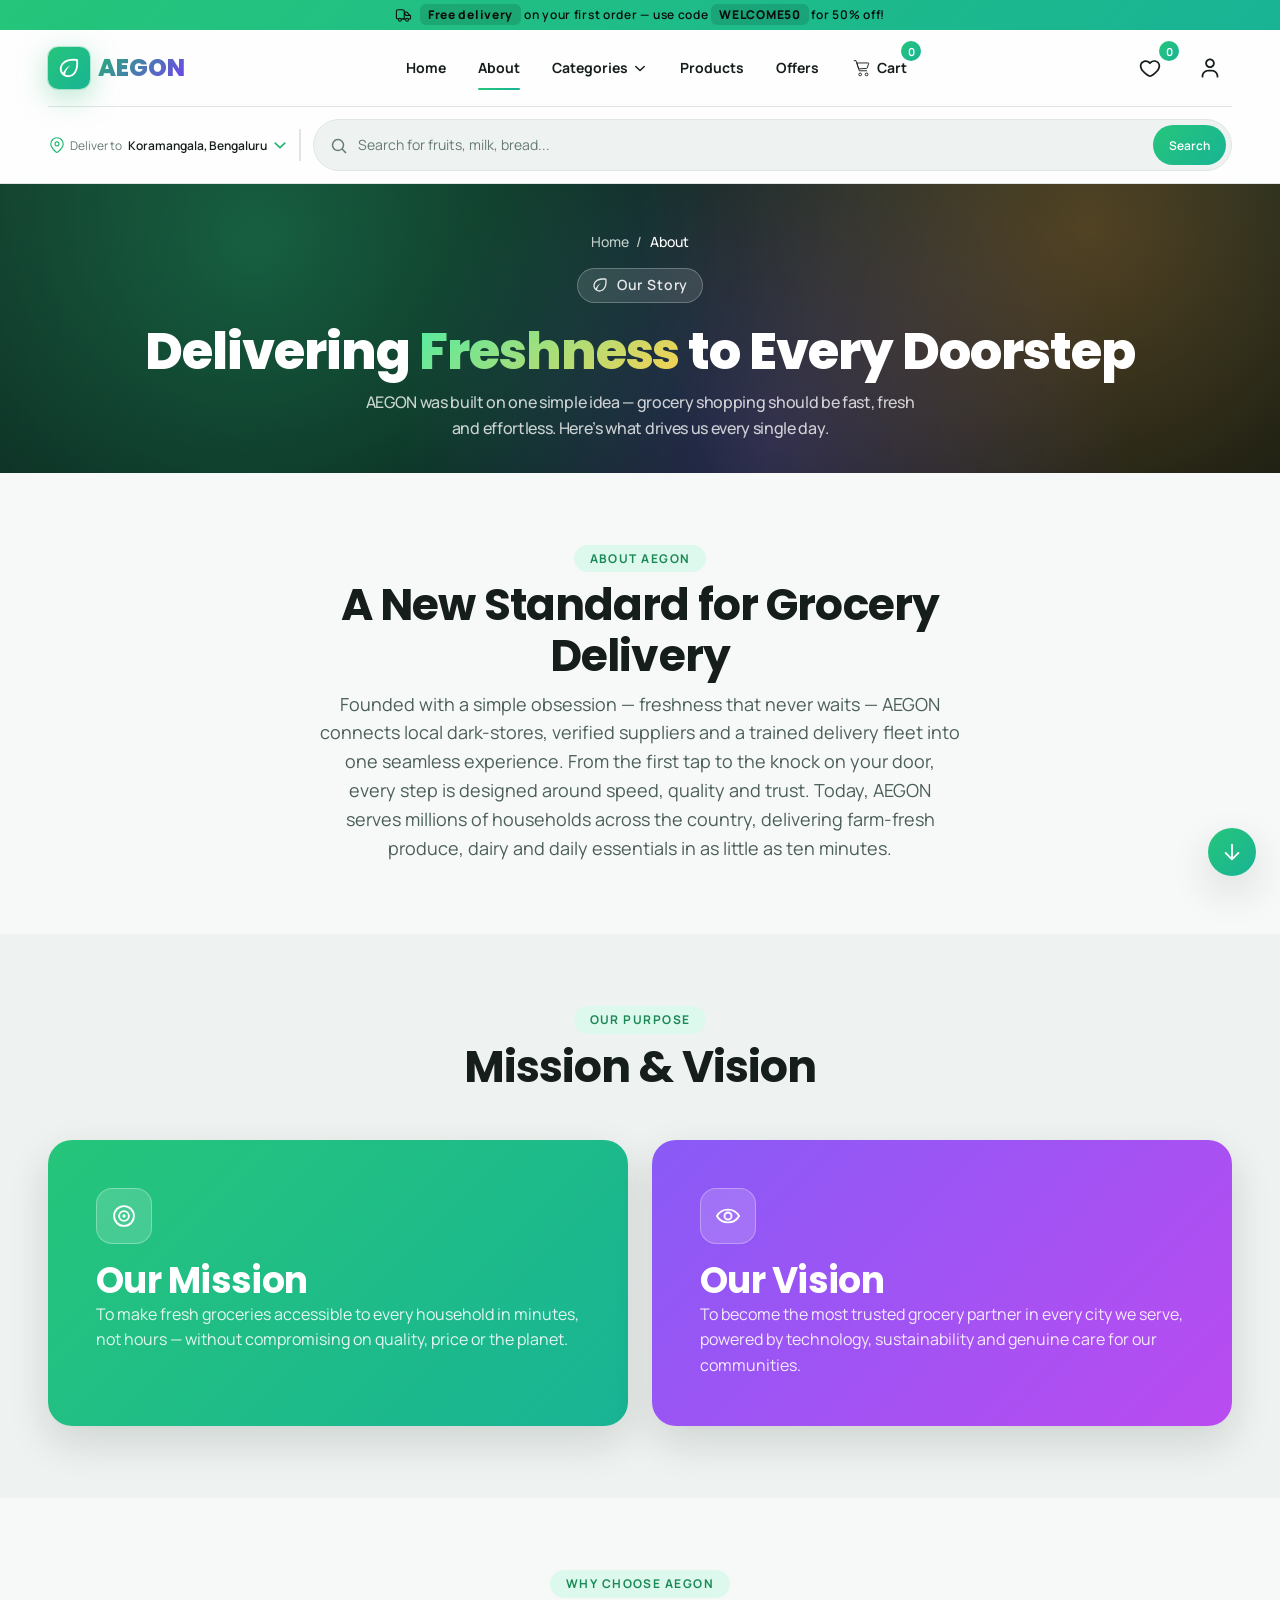
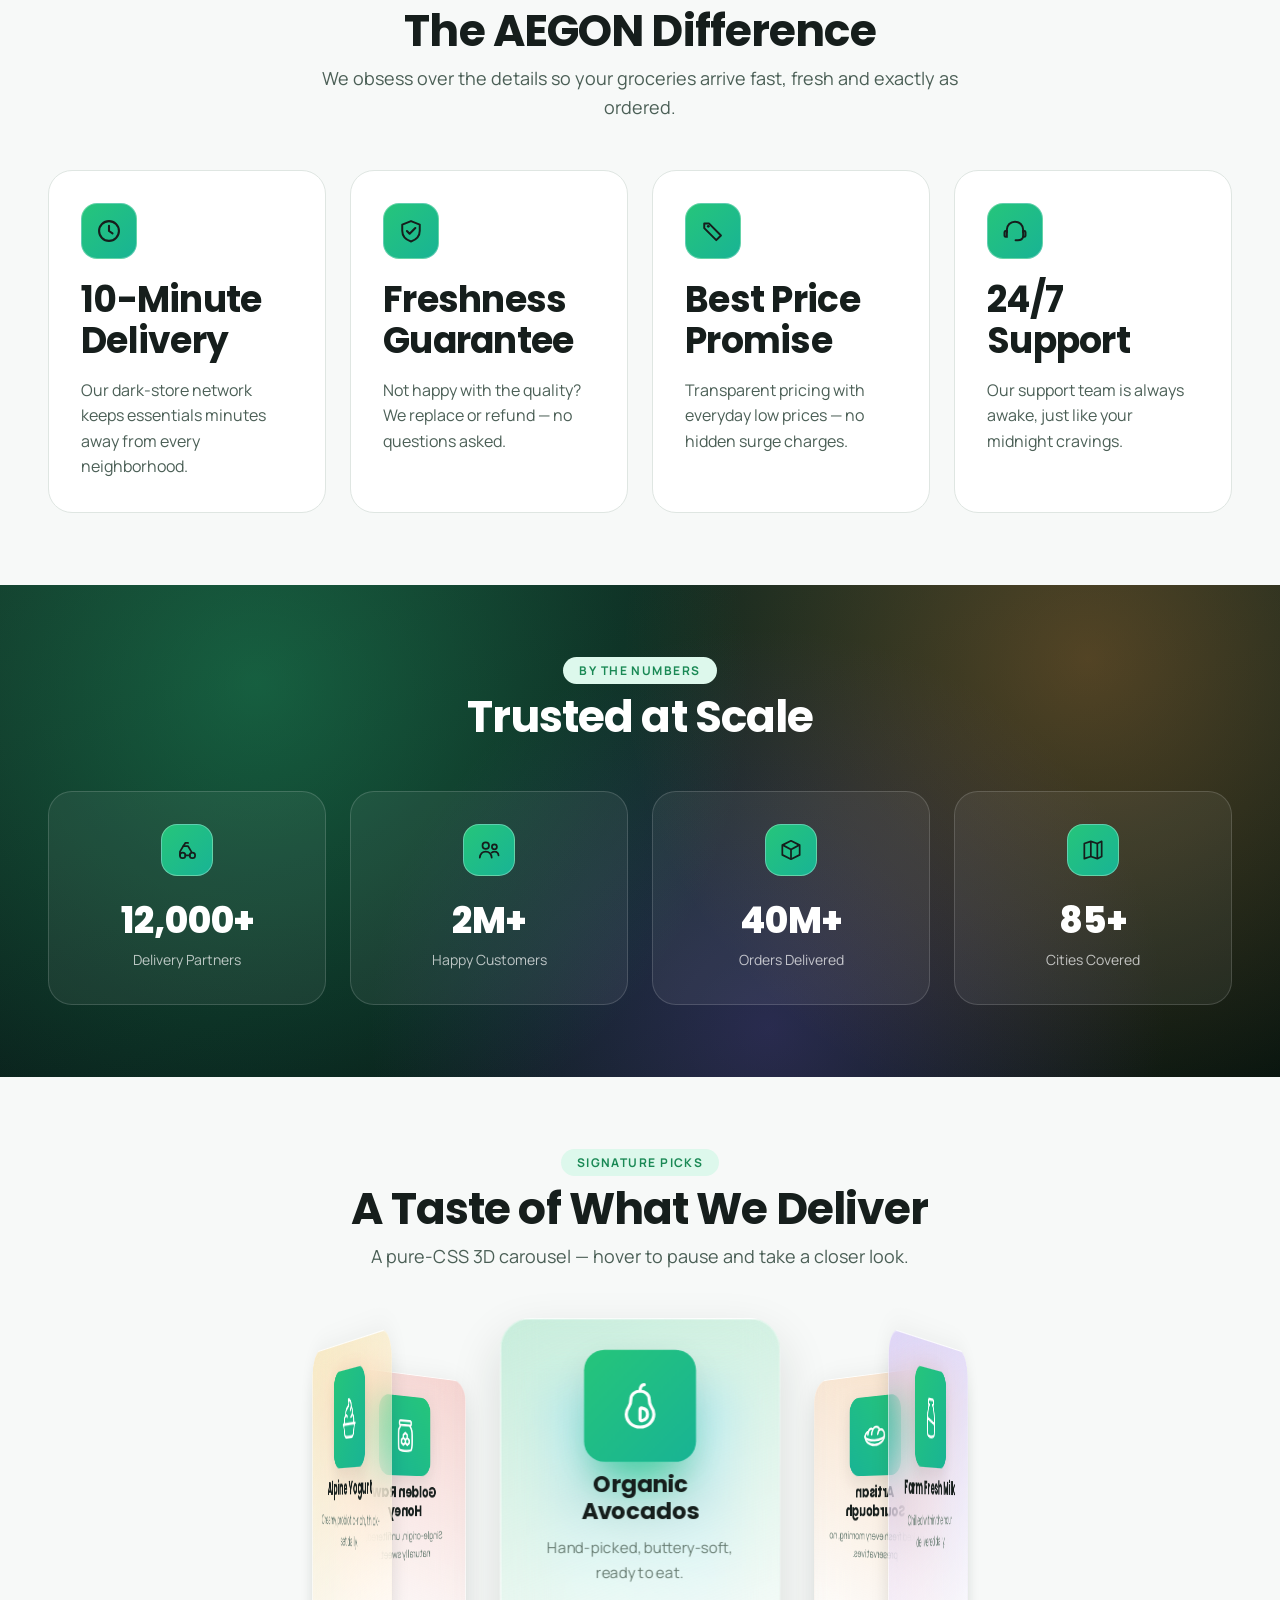
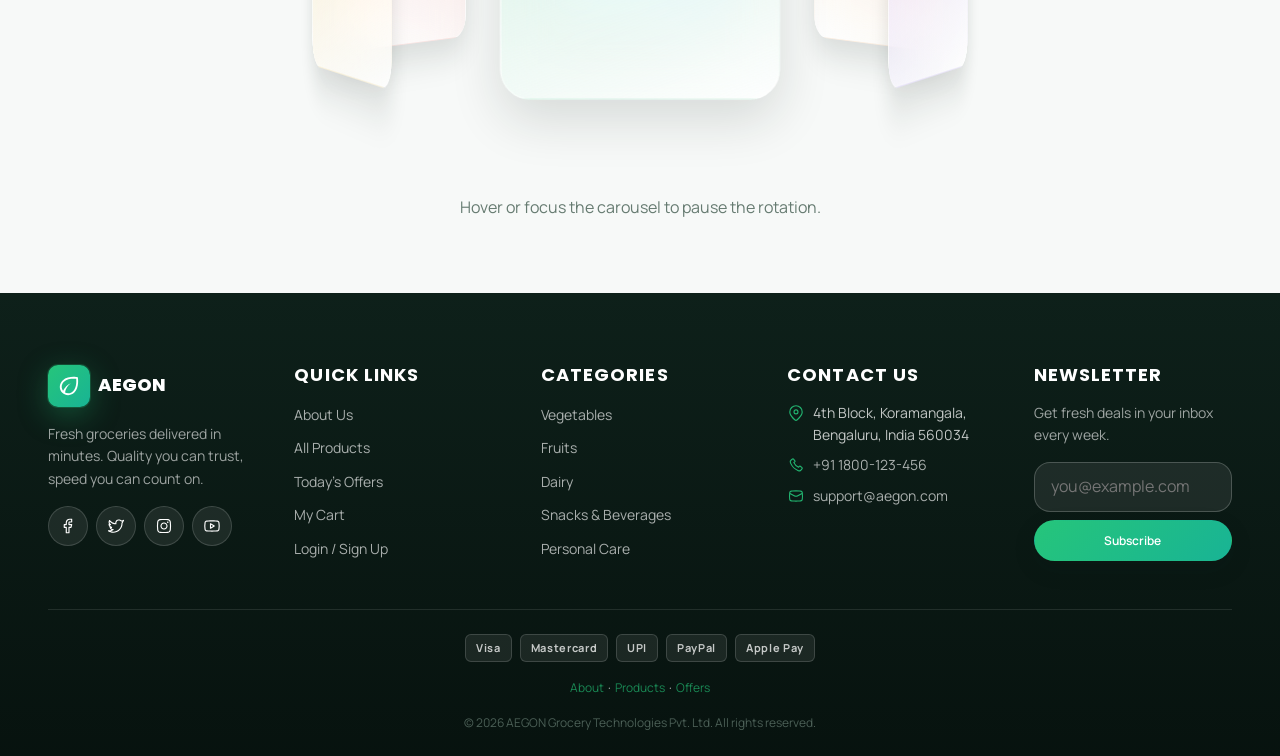
<file: pages/about.html>
<!doctype html>
<html lang="en">
  <head>
    <meta charset="UTF-8" />
    <meta name="viewport" content="width=device-width, initial-scale=1.0" />
    <title>AEGON — Fresh Groceries, Delivered Fast</title>
    <!-- Favicon -->
    <link rel="icon" type="image/svg+xml" href="../assets/icons/favicon.svg" />

    <!-- CSS -->
    <link rel="stylesheet" href="../css/main.css" />

    <!-- JavaScript -->
    <script type="module" src="../js/main.js"></script>
  </head>
  <body>
    <!-- ***************************************************************************
                                       GLOBAL HEADER
       **************************************************************************** -->
    <!-- **************************************************************************
                               PROMOTIONAL ANNOUNCEMENT BANNER
       **************************************************************************** -->

    <div
      class="announcement__banner"
      role="note"
      aria-label="Promotional Announcement"
    >
      <p class="announcement-banner__message">
        <svg
          xmlns="http://www.w3.org/2000/svg"
          width="17"
          height="17"
          viewBox="0 0 24 24"
        >
          <path d="M0 0h24v24H0z" fill="none" />
          <g fill="none" stroke="currentColor" stroke-width="1.5">
            <circle cx="17" cy="18" r="2" />
            <circle cx="7" cy="18" r="2" />
            <path
              stroke-linecap="round"
              stroke-linejoin="round"
              d="M11 17h4M13.5 7h.943c1.31 0 1.966 0 2.521.315c.556.314.926.895 1.667 2.056c.52.814 1.064 1.406 1.831 1.931c.772.53 1.14.789 1.343 1.204c.195.398.195.869.195 1.811c0 1.243 0 1.864-.349 2.259l-.046.049c-.367.375-.946.375-2.102.375H19"
            />
            <path
              stroke-linecap="round"
              stroke-linejoin="round"
              d="m13 7l.994 2.486c.487 1.217.73 1.826 1.239 2.17c.508.344 1.163.344 2.475.344H21M4.87 17c-1.353 0-2.03 0-2.45-.44C2 16.122 2 15.415 2 14V7c0-1.414 0-2.121.42-2.56S3.517 4 4.87 4h5.26c1.353 0 2.03 0 2.45.44C13 4.878 13 5.585 13 7v10H8.696"
            />
          </g>
        </svg>
        <span>
          <strong>Free delivery</strong>&nbsp;on your first order &mdash; use
          code&nbsp;<strong>WELCOME50</strong>&nbsp;for 50% off!
        </span>
      </p>
    </div>

    <!-- ***************************************************************************
                                   GLOBAL HEADER NAVIGATION
       **************************************************************************** -->
    <header class="site-header">
      <input
        type="checkbox"
        id="nav-toggle"
        class="navbar__toggle-input"
        aria-hidden="true"
      />
      <div class="container navbar">
        <a href="../index.html" class="navbar__brand" aria-label="AEGON home">
          <span class="navbar__brand-mark" aria-hidden="true">
            <svg
              xmlns="http://www.w3.org/2000/svg"
              width="22"
              height="22"
              viewBox="0 0 24 24"
            >
              <path d="M0 0h24v24H0z" fill="none" />
              <path
                fill="currentColor"
                d="M20.89 2.3C20.47 2.22 10.42.55 5.07 5.9c-.71.71-1.33 1.54-1.85 2.47c-2.06 3.7-1.48 7.99 1.47 10.94C6.47 21.09 8.73 22 11.05 22c1.54 0 3.11-.4 4.58-1.22c.93-.52 1.76-1.14 2.47-1.85c5.35-5.35 3.67-15.39 3.6-15.82a.99.99 0 0 0-.81-.81m-4.2 15.22c-.58.58-1.26 1.09-2.03 1.51c-2.65 1.47-5.17 1.07-7 .04C8.3 15.1 10.73 11.35 14 9c-3.7 1.65-6.72 4.58-8.47 8.23c-1.43-1.85-2.29-4.78-.56-7.89c.43-.77.94-1.45 1.51-2.03c3.86-3.86 11.05-3.4 13.34-3.14c.26 2.29.72 9.48-3.14 13.34Z"
              />
            </svg>
          </span>
          <span class="navbar__brand-name"> AEGON </span>
        </a>

        <!-- ***************** PRIMARY NAVIGATION ***************** -->
        <nav class="navbar__menu" aria-label="Primary navigation">
          <a href="../index.html" class="navbar__link" aria-current="page">
            Home
          </a>
          <a href="./about.html" class="navbar__link is-active"> About </a>

          <div class="mega-menu">
            <a href="./products.html" class="navbar__link" aria-haspopup="true">
              <span>Categories</span>
              <svg
                xmlns="http://www.w3.org/2000/svg"
                width="16"
                height="16"
                viewBox="0 0 16 16"
              >
                <path d="M0 0h16v16H0z" fill="none" />
                <path
                  fill="currentColor"
                  d="M3.2 5.74a.75.75 0 0 1 1.06-.04L8 9.227L11.74 5.7a.75.75 0 1 1 1.02 1.1l-4.25 4a.75.75 0 0 1-1.02 0l-4.25-4a.75.75 0 0 1-.04-1.06"
                />
              </svg>
            </a>

            <!-- ***************** CATEGORIES MENU ***************** -->
            <div class="mega-menu__panel">
              <!-- ******* FRESH PRODUCE ******* -->
              <section class="mega-menu__col">
                <h6 class="mega-menu__title">Fresh Produce</h6>
                <ul>
                  <li>
                    <a href="./products.html#vegetables"> Vegetables </a>
                  </li>
                  <li>
                    <a href="./products.html#fruits"> Fruits </a>
                  </li>
                  <li>
                    <a href="./products.html#groceries"> Groceries </a>
                  </li>
                </ul>
              </section>

              <!-- ******* DAIRY & BAKERY ******* -->
              <section class="mega-menu__col">
                <h6 class="mega-menu__title">Dairy &amp; Bakery</h6>
                <ul>
                  <li>
                    <a href="./products.html#dairy"> Dairy </a>
                  </li>
                  <li>
                    <a href="./products.html#bakery"> Bakery </a>
                  </li>
                  <li>
                    <a href="./products.html#frozen-foods"> Frozen Foods </a>
                  </li>
                </ul>
              </section>

              <!-- ******* SNACKS & MORE ******* -->
              <section class="mega-menu__col">
                <h6 class="mega-menu__title">Snacks &amp; More</h6>
                <ul>
                  <li>
                    <a href="./products.html#snacks"> Snacks </a>
                  </li>
                  <li>
                    <a href="./products.html#beverages"> Beverages </a>
                  </li>
                  <li>
                    <a href="./products.html#personal-care"> Personal Care </a>
                  </li>
                  <li>
                    <a href="./products.html#household"> Household </a>
                  </li>
                </ul>
              </section>
            </div>
          </div>

          <a href="./products.html" class="navbar__link"> Products </a>
          <a href="./offers.html" class="navbar__link"> Offers </a>
          <a
            href="./cart.html"
            class="navbar__link navbar__cart"
            aria-label="Shopping cart"
          >
            <span class="navbar__cart-icon" aria-hidden="true">
              <svg
                xmlns="http://www.w3.org/2000/svg"
                width="1em"
                height="1em"
                viewBox="0 0 24 24"
              >
                <path d="M0 0h24v24H0z" fill="none" />
                <g fill="none" stroke="currentColor">
                  <circle cx="10" cy="19" r="1.5" />
                  <circle cx="17" cy="19" r="1.5" />
                  <path
                    stroke-linecap="round"
                    stroke-linejoin="round"
                    d="M3.5 4h2l3.504 11H17"
                  />
                  <path
                    stroke-linecap="round"
                    stroke-linejoin="round"
                    d="M8.224 12.5L6.3 6.5h12.507a.5.5 0 0 1 .475.658l-1.667 5a.5.5 0 0 1-.474.342z"
                  />
                </g>
              </svg>
            </span>
            <span class="navbar__cart-label">Cart</span>
            <span
              class="badge badge--gradient badge--cart"
              aria-label="Cart items"
            >
              <span data-cart-count>0</span>
            </span>
          </a>
        </nav>

        <!-- ***************** NAVBAR ACTIONS ***************** -->
        <div class="navbar__actions">
          <a
            href="../pages/wishlist.html"
            class="navbar__icon-btn navbar__wishlist-link"
            aria-label="Open wishlist"
            title="Wishlist"
          >
            <svg
              xmlns="http://www.w3.org/2000/svg"
              width="28"
              height="28"
              aria-hidden="true"
              viewBox="0 0 24 24"
            >
              <path d="M0 0h24v24H0z" fill="none" />
              <path
                fill="currentColor"
                fill-rule="evenodd"
                d="M3.25 10.03c0-2.7 2.37-4.78 5.15-4.78c1.433 0 2.695.672 3.6 1.542c.905-.87 2.166-1.542 3.6-1.542c2.78 0 5.15 2.08 5.15 4.78c0 1.85-.789 3.476-1.882 4.852c-1.09 1.372-2.518 2.537-3.884 3.484c-.523.362-1.05.695-1.534.941c-.453.231-.975.443-1.45.443s-.996-.212-1.45-.443a14 14 0 0 1-1.533-.941c-1.367-.947-2.794-2.112-3.885-3.484C4.039 13.506 3.25 11.88 3.25 10.03M8.4 6.75c-2.08 0-3.65 1.53-3.65 3.28c0 1.403.596 2.71 1.556 3.918c.962 1.21 2.257 2.279 3.565 3.185c.495.343.96.634 1.36.838c.428.218.676.279.769.279s.341-.061.77-.28a12 12 0 0 0 1.36-.837c1.307-.906 2.602-1.974 3.564-3.185c.96-1.208 1.556-2.515 1.556-3.918c0-1.75-1.57-3.28-3.65-3.28c-1.194 0-2.31.713-3.005 1.619a.75.75 0 0 1-1.19 0C10.71 7.463 9.595 6.75 8.4 6.75"
                clip-rule="evenodd"
              />
            </svg>

            <span
              class="badge badge--gradient badge--wishlist"
              aria-label="Wishlist items"
            >
              <span data-wishlist-count>0</span>
            </span>
          </a>

          <div class="navbar__user-menu">
            <button
              type="button"
              class="navbar__icon-btn"
              aria-label="Open account menu"
              aria-haspopup="true"
              aria-controls="account-menu"
            >
              <svg
                xmlns="http://www.w3.org/2000/svg"
                width="24"
                height="24"
                viewBox="0 0 640 640"
              >
                <path d="M0 0h640v640H0z" fill="none" />
                <path
                  fill="currentColor"
                  d="M240 192c0-44.2 35.8-80 80-80s80 35.8 80 80s-35.8 80-80 80s-80-35.8-80-80m208 0c0-70.7-57.3-128-128-128s-128 57.3-128 128s57.3 128 128 128s128-57.3 128-128M144 544c0-70.7 57.3-128 128-128h96c70.7 0 128 57.3 128 128v8c0 13.3 10.7 24 24 24s24-10.7 24-24v-8c0-97.2-78.8-176-176-176h-96c-97.2 0-176 78.8-176 176v8c0 13.3 10.7 24 24 24s24-10.7 24-24z"
                />
              </svg>
            </button>

            <div
              id="account-menu"
              class="navbar__user-menu-panel"
              data-account-panel
            >
              <a href="./login.html">
                <svg
                  xmlns="http://www.w3.org/2000/svg"
                  width="20"
                  height="20"
                  viewBox="0 0 640 640"
                >
                  <path d="M0 0h640v640H0z" fill="none" />
                  <path
                    fill="currentColor"
                    d="M240 192c0-44.2 35.8-80 80-80s80 35.8 80 80s-35.8 80-80 80s-80-35.8-80-80m208 0c0-70.7-57.3-128-128-128s-128 57.3-128 128s57.3 128 128 128s128-57.3 128-128M144 544c0-70.7 57.3-128 128-128h96c70.7 0 128 57.3 128 128v8c0 13.3 10.7 24 24 24s24-10.7 24-24v-8c0-97.2-78.8-176-176-176h-96c-97.2 0-176 78.8-176 176v8c0 13.3 10.7 24 24 24s24-10.7 24-24z"
                  />
                </svg>
                <span>Login</span>
              </a>

              <a href="./signup.html">
                <svg
                  xmlns="http://www.w3.org/2000/svg"
                  width="20"
                  height="20"
                  viewBox="0 0 640 640"
                >
                  <path d="M0 0h640v640H0z" fill="none" />
                  <path
                    fill="currentColor"
                    d="M240 192c0-44.2 35.8-80 80-80s80 35.8 80 80s-35.8 80-80 80s-80-35.8-80-80m208 0c0-70.7-57.3-128-128-128s-128 57.3-128 128s57.3 128 128 128s128-57.3 128-128M144 544c0-70.7 57.3-128 128-128h96c70.7 0 128 57.3 128 128v8c0 13.3 10.7 24 24 24s24-10.7 24-24v-8c0-97.2-78.8-176-176-176h-96c-97.2 0-176 78.8-176 176v8c0 13.3 10.7 24 24 24s24-10.7 24-24z"
                  />
                </svg>
                <span>Sign Up</span>
              </a>
            </div>
          </div>
        </div>

        <label for="nav-toggle" class="navbar__toggle" aria-label="Toggle menu">
          <svg
            class="icon-menu"
            aria-hidden="true"
            xmlns="http://www.w3.org/2000/svg"
            width="22"
            height="22"
            viewBox="0 0 24 24"
          >
            <path d="M0 0h24v24H0z" fill="none" />
            <path
              fill="none"
              stroke="currentColor"
              stroke-linecap="round"
              stroke-linejoin="round"
              stroke-width="2"
              d="M3 17h18M3 12h18M3 7h18"
            />
          </svg>
          <svg
            class="icon-close"
            aria-hidden="true"
            xmlns="http://www.w3.org/2000/svg"
            width="24"
            height="24"
            viewBox="0 0 24 24"
          >
            <path d="M0 0h24v24H0z" fill="none" />
            <path
              fill="none"
              stroke="currentColor"
              stroke-linecap="round"
              stroke-linejoin="round"
              stroke-width="2"
              d="m18 18l-6-6m0 0L6 6m6 6l6-6m-6 6l-6 6"
            />
          </svg>
        </label>
      </div>

      <!-- ****************************************************************************
                                DELIVERY LOCATION & SEARCH BAR 
       ******************************************************************************* -->
      <div class="container utility-bar">
        <button
          type="button"
          class="location-picker"
          aria-label="Change delivery location"
        >
          <svg
            xmlns="http://www.w3.org/2000/svg"
            width="18"
            height="18"
            viewBox="0 0 16 16"
          >
            <path d="M0 0h16v16H0z" fill="none" />
            <path
              fill="currentColor"
              d="M8 1a6 6 0 0 1 6 6c0 2.874-3.097 6.016-4.84 7.558c-.67.59-1.65.59-2.32 0C5.098 13.016 2 9.874 2 7a6 6 0 0 1 6-6m0 1a5 5 0 0 0-5 5c0 1.108.614 2.395 1.57 3.683c.933 1.258 2.087 2.377 2.934 3.126c.29.256.702.256.992 0c.847-.749 2-1.867 2.935-3.126C12.386 9.395 13 8.108 13 7a5 5 0 0 0-5-5m0 2.75a2.25 2.25 0 1 1 0 4.5a2.25 2.25 0 0 1 0-4.5m0 1a1.25 1.25 0 1 0 0 2.5a1.25 1.25 0 0 0 0-2.5"
            />
          </svg>
          <span class="location-picker__label"> Deliver to </span>
          <span class="location-picker__value"> Koramangala, Bengaluru </span>
          <svg
            xmlns="http://www.w3.org/2000/svg"
            width="14"
            height="14"
            viewBox="0 0 16 16"
          >
            <path d="M0 0h16v16H0z" fill="none" />
            <path
              fill="currentColor"
              d="M3.2 5.74a.75.75 0 0 1 1.06-.04L8 9.227L11.74 5.7a.75.75 0 1 1 1.02 1.1l-4.25 4a.75.75 0 0 1-1.02 0l-4.25-4a.75.75 0 0 1-.04-1.06"
            />
          </svg>
        </button>

        <form
          class="search-box"
          role="search"
          action="./products.html"
          method="get"
        >
          <svg
            xmlns="http://www.w3.org/2000/svg"
            width="1em"
            height="1em"
            viewBox="0 0 20 20"
          >
            <path d="M0 0h20v20H0z" fill="none" />
            <path
              fill="currentColor"
              d="M13.535 14.596a6.5 6.5 0 1 1 1.06-1.06l3.435 3.434a.75.75 0 0 1-.976 1.133l-.084-.073zM14.5 9.5a5 5 0 1 0-10 0a5 5 0 0 0 10 0"
            />
          </svg>

          <label for="site-search" class="sr-only">
            Search for groceries
          </label>

          <input
            type="search"
            id="site-search"
            name="q"
            placeholder="Search for fruits, milk, bread..."
            autocomplete="off"
          />
          <button type="submit" class="search-box__submit">Search</button>
        </form>
      </div>

      <!-- ***************************************************************************
                                  MOBILE NAVIGATION PANEL
       *************************************************************************** -->
      <nav
        class="navbar__mobile-panel container"
        aria-label="Mobile navigation"
      >
        <a href="../index.html" class="navbar__link" aria-current="page">
          Home
        </a>
        <a href="./about.html" class="navbar__link is-active"> About </a>

        <div class="mega-menu">
          <a href="#" class="navbar__link" aria-haspopup="true">
            <span>Categories</span>
            <svg
              xmlns="http://www.w3.org/2000/svg"
              width="18"
              height="18"
              viewBox="0 0 16 16"
            >
              <path d="M0 0h16v16H0z" fill="none" />
              <path
                fill="currentColor"
                d="M3.2 5.74a.75.75 0 0 1 1.06-.04L8 9.227L11.74 5.7a.75.75 0 1 1 1.02 1.1l-4.25 4a.75.75 0 0 1-1.02 0l-4.25-4a.75.75 0 0 1-.04-1.06"
              />
            </svg>
          </a>

          <!-- ***************** CATEGORIES MENU ***************** -->
          <div class="mega-menu__panel">
            <!-- ======= FRESH PRODUCE ======= -->
            <section class="mega-menu__col">
              <h6 class="mega-menu__title">Fresh Produce</h6>
              <ul>
                <li>
                  <a href="./products.html#vegetables"> Vegetables </a>
                </li>
                <li>
                  <a href="./products.html#fruits"> Fruits </a>
                </li>
                <li>
                  <a href="./products.html#groceries"> Groceries </a>
                </li>
              </ul>
            </section>

            <!-- ******* DAIRY & BAKERY ******* -->
            <section class="mega-menu__col">
              <h6 class="mega-menu__title">Dairy &amp; Bakery</h6>
              <ul>
                <li>
                  <a href="./products.html#dairy"> Dairy </a>
                </li>
                <li>
                  <a href="./products.html#bakery"> Bakery </a>
                </li>
                <li>
                  <a href="./products.html#frozen-foods"> Frozen Foods </a>
                </li>
              </ul>
            </section>

            <!-- ******* SNACKS & MORE ******* -->
            <section class="mega-menu__col">
              <h6 class="mega-menu__title">Snacks &amp; More</h6>
              <ul>
                <li>
                  <a href="./products.html#snacks"> Snacks </a>
                </li>
                <li>
                  <a href="./products.html#beverages"> Beverages </a>
                </li>
                <li>
                  <a href="./products.html#personal-care"> Personal Care </a>
                </li>
                <li>
                  <a href="./products.html#household"> Household </a>
                </li>
              </ul>
            </section>
          </div>
        </div>

        <a href="./products.html" class="navbar__link"> Products </a>
        <a href="./offers.html" class="navbar__link"> Offers </a>
        <a
          href="./cart.html"
          class="navbar__link navbar__cart"
          aria-label="Shopping cart"
        >
          <span class="navbar__cart-icon" aria-hidden="true">
            <svg
              xmlns="http://www.w3.org/2000/svg"
              width="1em"
              height="1em"
              viewBox="0 0 24 24"
            >
              <path d="M0 0h24v24H0z" fill="none" />
              <g fill="none" stroke="currentColor">
                <circle cx="10" cy="19" r="1.5" />
                <circle cx="17" cy="19" r="1.5" />
                <path
                  stroke-linecap="round"
                  stroke-linejoin="round"
                  d="M3.5 4h2l3.504 11H17"
                />
                <path
                  stroke-linecap="round"
                  stroke-linejoin="round"
                  d="M8.224 12.5L6.3 6.5h12.507a.5.5 0 0 1 .475.658l-1.667 5a.5.5 0 0 1-.474.342z"
                />
              </g>
            </svg>
          </span>
          <span class="navbar__cart-label">Cart</span>
          <span
            class="badge badge--gradient badge--cart"
            aria-label="Cart items"
          >
            <span data-cart-count>0</span>
          </span>
        </a>
      </nav>
    </header>

    <main>
      <!-- ************************************************************************
                                        ABOUT HERO
       ************************************************************************* -->
      <section class="about-hero" aria-labelledby="about-hero-title">
        <div class="container">
          <div class="about-hero__content">
            <!-- Breadcrumb -->
            <nav class="about-hero__breadcrumb" aria-label="Breadcrumb">
              <ol class="about-hero__breadcrumb-list">
                <li>
                  <a href="../index.html">Home</a>
                </li>
                <li>
                  <span aria-current="page">About</span>
                </li>
              </ol>
            </nav>

            <!-- Section Label -->
            <div class="hero__eyebrow hero__eyebrow-light">
              <svg
                xmlns="http://www.w3.org/2000/svg"
                width="16"
                height="16"
                viewBox="0 0 24 24"
              >
                <path d="M0 0h24v24H0z" fill="none" />
                <path
                  fill="currentColor"
                  d="M20.89 2.3C20.47 2.22 10.42.55 5.07 5.9c-.71.71-1.33 1.54-1.85 2.47c-2.06 3.7-1.48 7.99 1.47 10.94C6.47 21.09 8.73 22 11.05 22c1.54 0 3.11-.4 4.58-1.22c.93-.52 1.76-1.14 2.47-1.85c5.35-5.35 3.67-15.39 3.6-15.82a.99.99 0 0 0-.81-.81m-4.2 15.22c-.58.58-1.26 1.09-2.03 1.51c-2.65 1.47-5.17 1.07-7 .04C8.3 15.1 10.73 11.35 14 9c-3.7 1.65-6.72 4.58-8.47 8.23c-1.43-1.85-2.29-4.78-.56-7.89c.43-.77.94-1.45 1.51-2.03c3.86-3.86 11.05-3.4 13.34-3.14c.26 2.29.72 9.48-3.14 13.34Z"
                />
              </svg>
              <span class="story-surface">Our Story</span>
            </div>

            <!-- Main Heading -->
            <h1 class="about-hero__title" id="about-hero-title">
              Delivering
              <span class="about-hero__title-accent">Freshness</span>
              to Every Doorstep
            </h1>

            <!-- Description -->
            <p class="about-hero__description">
              AEGON was built on one simple idea — grocery shopping should be
              fast, fresh and effortless. Here’s what drives us every single
              day.
            </p>
          </div>
        </div>
      </section>

      <!-- ************************************************************************
                                        ABOUT AEGON
       ************************************************************************* -->
      <section
        class="section"
        id="about-aegon"
        aria-labelledby="about-aegon-title"
      >
        <div class="container">
          <div class="section-header" style="margin-bottom: 0">
            <span class="eyebrow">About AEGON</span>

            <h2 id="about-aegon-title">A New Standard for Grocery Delivery</h2>

            <p>
              Founded with a simple obsession — freshness that never waits —
              AEGON connects local dark-stores, verified suppliers and a trained
              delivery fleet into one seamless experience. From the first tap to
              the knock on your door, every step is designed around speed,
              quality and trust. Today, AEGON serves millions of households
              across the country, delivering farm-fresh produce, dairy and daily
              essentials in as little as ten minutes.
            </p>
          </div>
        </div>
      </section>

      <!-- ************************************************************************
                                     MISSION & VISION
       ************************************************************************* -->
      <section
        class="section"
        id="mision-vision"
        aria-labelledby="mission-vision-title"
        style="background: var(--color-surface-secondary)"
      >
        <div class="container">
          <div class="section-header">
            <span class="eyebrow">Our Purpose</span>

            <h2 id="about-aegon-title">Mission & Vision</h2>
          </div>

          <!-- Mission & Vision Cards -->
          <div class="mission-vision__grid">
            <!-- Mission Card -->
            <article class="mission-vision__card mission-vision__card--mission">
              <div class="mission-vision__icon">
                <svg
                  viewBox="0 0 24 24"
                  fill="none"
                  xmlns="http://www.w3.org/2000/svg"
                  aria-hidden="true"
                >
                  <circle
                    cx="12"
                    cy="12"
                    r="8.5"
                    stroke="currentColor"
                    stroke-width="1.6"
                  />
                  <circle
                    cx="12"
                    cy="12"
                    r="4.2"
                    stroke="currentColor"
                    stroke-width="1.6"
                  />
                  <circle cx="12" cy="12" r="1.4" fill="currentColor" />
                </svg>
              </div>

              <div class="mission-vision__content">
                <h3 class="mission-vision__card-title">Our Mission</h3>

                <p class="mission-vision__card-description">
                  To make fresh groceries accessible to every household in
                  minutes, not hours — without compromising on quality, price or
                  the planet.
                </p>
              </div>
            </article>

            <!-- Vision Card -->
            <article class="mission-vision__card mission-vision__card--vision">
              <div class="mission-vision__icon">
                <svg
                  viewBox="0 0 24 24"
                  fill="none"
                  xmlns="http://www.w3.org/2000/svg"
                  aria-hidden="true"
                >
                  <path
                    d="M2.5 12C4.6 8.4 7.8 6.5 12 6.5C16.2 6.5 19.4 8.4 21.5 12C19.4 15.6 16.2 17.5 12 17.5C7.8 17.5 4.6 15.6 2.5 12Z"
                    stroke="currentColor"
                    stroke-width="1.6"
                    stroke-linecap="round"
                    stroke-linejoin="round"
                  />
                  <circle
                    cx="12"
                    cy="12"
                    r="3"
                    stroke="currentColor"
                    stroke-width="1.6"
                  />
                </svg>
              </div>

              <!-- Mission & Vision Content -->
              <div class="mission-vision__content">
                <h3 class="mission-vision__card-title">Our Vision</h3>

                <p class="mission-vision__card-description">
                  To become the most trusted grocery partner in every city we
                  serve, powered by technology, sustainability and genuine care
                  for our communities.
                </p>
              </div>
            </article>
          </div>
        </div>
      </section>

      <!-- ************************************************************************
                                    THE AEGON DIFFERENCE
       ************************************************************************* -->
      <section
        class="section"
        id="aegon-difference"
        aria-labelledby="aegon-difference-title"
      >
        <div class="container">
          <div class="section-header">
            <span class="eyebrow">Why Choose AEGON</span>

            <h2 id="aegon-difference-title">The AEGON Difference</h2>

            <p>
              We obsess over the details so your groceries arrive fast, fresh
              and exactly as ordered.
            </p>
          </div>

          <!-- Difference Cards -->
          <div class="aegon-difference__grid">
            <!-- 10-Minute Delivery -->
            <article class="aegon-difference__card">
              <div class="aegon-difference__icon">
                <svg
                  viewBox="0 0 24 24"
                  fill="none"
                  xmlns="http://www.w3.org/2000/svg"
                  aria-hidden="true"
                >
                  <circle
                    cx="12"
                    cy="12"
                    r="8.5"
                    stroke="currentColor"
                    stroke-width="1.8"
                  />

                  <path
                    d="M12 7.5V12L15 14"
                    stroke="currentColor"
                    stroke-width="1.8"
                    stroke-linecap="round"
                    stroke-linejoin="round"
                  />
                </svg>
              </div>

              <div class="aegon-difference__content">
                <h3 class="aegon-difference__card-title">
                  10-Minute<br />
                  Delivery
                </h3>

                <p class="aegon-difference__card-description">
                  Our dark-store network keeps essentials minutes away from
                  every neighborhood.
                </p>
              </div>
            </article>

            <!-- Freshness Guarantee -->
            <article class="aegon-difference__card">
              <div class="aegon-difference__icon">
                <svg
                  viewBox="0 0 24 24"
                  fill="none"
                  xmlns="http://www.w3.org/2000/svg"
                  aria-hidden="true"
                >
                  <path
                    d="M12 3.5L19.5 6.5V11.8C19.5 16.4 16.4 19.5 12 21C7.6 19.5 4.5 16.4 4.5 11.8V6.5L12 3.5Z"
                    stroke="currentColor"
                    stroke-width="1.7"
                    stroke-linejoin="round"
                  />

                  <path
                    d="M8.5 12L10.8 14.3L15.7 9.5"
                    stroke="currentColor"
                    stroke-width="1.8"
                    stroke-linecap="round"
                    stroke-linejoin="round"
                  />
                </svg>
              </div>

              <div class="aegon-difference__content">
                <h3 class="aegon-difference__card-title">
                  Freshness<br />
                  Guarantee
                </h3>

                <p class="aegon-difference__card-description">
                  Not happy with the quality? We replace or refund — no
                  questions asked.
                </p>
              </div>
            </article>

            <!-- Best Price Promise -->
            <article class="aegon-difference__card">
              <div class="aegon-difference__icon">
                <svg
                  viewBox="0 0 24 24"
                  fill="none"
                  xmlns="http://www.w3.org/2000/svg"
                  aria-hidden="true"
                >
                  <path
                    d="M4.5 9.5V5.5H8.5L18.8 15.8L14.8 19.8L4.5 9.5Z"
                    stroke="currentColor"
                    stroke-width="1.7"
                    stroke-linejoin="round"
                  />

                  <circle cx="8" cy="8" r="1.2" fill="currentColor" />
                </svg>
              </div>

              <div class="aegon-difference__content">
                <h3 class="aegon-difference__card-title">
                  Best Price<br />
                  Promise
                </h3>

                <p class="aegon-difference__card-description">
                  Transparent pricing with everyday low prices — no hidden surge
                  charges.
                </p>
              </div>
            </article>

            <!-- 24/7 Support -->
            <article class="aegon-difference__card">
              <div class="aegon-difference__icon">
                <svg
                  viewBox="0 0 24 24"
                  fill="none"
                  xmlns="http://www.w3.org/2000/svg"
                  aria-hidden="true"
                >
                  <path
                    d="M5 13V11C5 7.1 8.1 4 12 4C15.9 4 19 7.1 19 11V13"
                    stroke="currentColor"
                    stroke-width="1.7"
                    stroke-linecap="round"
                  />

                  <path
                    d="M5 12H4C3.4 12 3 12.4 3 13V16C3 16.6 3.4 17 4 17H5V12Z"
                    stroke="currentColor"
                    stroke-width="1.7"
                  />

                  <path
                    d="M19 12H20C20.6 12 21 12.4 21 13V16C21 16.6 20.6 17 20 17H19V12Z"
                    stroke="currentColor"
                    stroke-width="1.7"
                  />

                  <path
                    d="M19 17C18.5 19 16.8 20 14.5 20H12.5"
                    stroke="currentColor"
                    stroke-width="1.7"
                    stroke-linecap="round"
                  />
                </svg>
              </div>

              <!-- Aegon Difference Content -->
              <div class="aegon-difference__content">
                <h3 class="aegon-difference__card-title">24/7 Support</h3>
                <p class="aegon-difference__card-description">
                  Our support team is always awake, just like your midnight
                  cravings.
                </p>
              </div>
            </article>
          </div>
        </div>
      </section>

      <!-- ************************************************************************
                                       TRUSTED AT SCALE
       ************************************************************************* -->
      <section
        class="section"
        id="trusted-scale"
        aria-labelledby="trusted-scale-title"
        style="background: var(--gradient-hero)"
      >
        <div class="container">
          <div class="section-header">
            <span class="eyebrow">By The Numbers</span>

            <h2 class="trusted-scale-title" id="trusted-scale-title">Trusted at Scale</h2>
          </div>

          <!-- Statistics -->
          <div class="trusted-scale__grid">
            <!-- Delivery Partners -->
            <article class="trusted-scale__card">
              <div class="trusted-scale__icon">
                <svg
                  viewBox="0 0 24 24"
                  fill="none"
                  xmlns="http://www.w3.org/2000/svg"
                  aria-hidden="true"
                >
                  <circle
                    cx="8"
                    cy="17"
                    r="2.5"
                    stroke="currentColor"
                    stroke-width="1.6"
                  />

                  <circle
                    cx="17"
                    cy="17"
                    r="2.5"
                    stroke="currentColor"
                    stroke-width="1.6"
                  />

                  <path
                    d="M10.5 17H14.5"
                    stroke="currentColor"
                    stroke-width="1.6"
                    stroke-linecap="round"
                  />

                  <path
                    d="M5.5 17V13.5L8.5 8.5H13L16 13.5"
                    stroke="currentColor"
                    stroke-width="1.6"
                    stroke-linecap="round"
                    stroke-linejoin="round"
                  />

                  <path
                    d="M8.5 8.5L10.5 5.5H13"
                    stroke="currentColor"
                    stroke-width="1.6"
                    stroke-linecap="round"
                  />
                </svg>
              </div>

              <strong class="trusted-scale__number"> 12,000+ </strong>
              <span class="trusted-scale__label"> Delivery Partners </span>
            </article>

            <!-- Happy Customers -->
            <article class="trusted-scale__card">
              <div class="trusted-scale__icon">
                <svg
                  viewBox="0 0 24 24"
                  fill="none"
                  xmlns="http://www.w3.org/2000/svg"
                  aria-hidden="true"
                >
                  <circle
                    cx="9"
                    cy="8"
                    r="3"
                    stroke="currentColor"
                    stroke-width="1.6"
                  />

                  <circle
                    cx="17"
                    cy="9"
                    r="2.3"
                    stroke="currentColor"
                    stroke-width="1.6"
                  />

                  <path
                    d="M3.5 19C3.9 15.8 5.8 13.5 9 13.5C12.2 13.5 14.1 15.8 14.5 19"
                    stroke="currentColor"
                    stroke-width="1.6"
                    stroke-linecap="round"
                  />

                  <path
                    d="M14.5 14.5C15.3 13.8 16.2 13.5 17.2 13.5C19.4 13.5 20.6 15.1 20.8 17"
                    stroke="currentColor"
                    stroke-width="1.6"
                    stroke-linecap="round"
                  />
                </svg>
              </div>

              <strong class="trusted-scale__number"> 2M+ </strong>
              <span class="trusted-scale__label"> Happy Customers </span>
            </article>

            <!-- Orders Delivered -->
            <article class="trusted-scale__card">
              <div class="trusted-scale__icon">
                <svg
                  viewBox="0 0 24 24"
                  fill="none"
                  xmlns="http://www.w3.org/2000/svg"
                  aria-hidden="true"
                >
                  <path
                    d="M4 7.5L12 3.5L20 7.5V16.5L12 20.5L4 16.5V7.5Z"
                    stroke="currentColor"
                    stroke-width="1.6"
                    stroke-linejoin="round"
                  />

                  <path
                    d="M4.5 7.5L12 11.5L19.5 7.5"
                    stroke="currentColor"
                    stroke-width="1.6"
                    stroke-linejoin="round"
                  />

                  <path
                    d="M12 11.5V20"
                    stroke="currentColor"
                    stroke-width="1.6"
                  />
                </svg>
              </div>

              <strong class="trusted-scale__number"> 40M+ </strong>
              <span class="trusted-scale__label"> Orders Delivered </span>
            </article>

            <!-- Cities Covered -->
            <article class="trusted-scale__card">
              <div class="trusted-scale__icon">
                <svg
                  viewBox="0 0 24 24"
                  fill="none"
                  xmlns="http://www.w3.org/2000/svg"
                  aria-hidden="true"
                >
                  <path
                    d="M4 6L10 4L16 6L20 4V18L16 20L10 18L4 20V6Z"
                    stroke="currentColor"
                    stroke-width="1.6"
                    stroke-linejoin="round"
                  />

                  <path d="M10 4V18" stroke="currentColor" stroke-width="1.6" />

                  <path d="M16 6V20" stroke="currentColor" stroke-width="1.6" />
                </svg>
              </div>
              <strong class="trusted-scale__number"> 85+ </strong>
              <span class="trusted-scale__label"> Cities Covered </span>
            </article>
          </div>
        </div>
      </section>

      <!-- ************************************************************************
                                  A TASTE OF WHAT WE DELIVER
       ************************************************************************* -->
      <section
        class="section"
        id="taste-showcase"
        aria-labelledby="taste-showcase-title"
      >
        <div class="container">
          <div class="section-header">
            <span class="eyebrow">Signature Picks</span>

            <h2 id="taste-showcase-title">A Taste of What We Deliver</h2>
            <p>
              A pure-CSS 3D carousel — hover to pause and take a closer look.
            </p>
          </div>

          <!-- 3D Carousel -->
          <div
            class="taste-showcase__carousel"
            tabindex="0"
            aria-label="Explore AEGON's signature collection"
          >
            <div class="taste-showcase__track">
              <article class="taste-showcase__carousel-card">
                <span class="taste-showcase__carousel-media">
                  <img
                    src="../assets/icons/avocado.svg"
                    alt=""
                    aria-hidden="true"
                  />
                </span>
                <h3 class="taste-showcase__carousel-name">Organic Avocados</h3>
                <p class="taste-showcase__carousel-description">
                  Hand-picked, buttery-soft, ready to eat.
                </p>
              </article>
              <article class="taste-showcase__carousel-card">
                <span class="taste-showcase__carousel-media">
                  <img
                    src="../assets/icons/milk.svg"
                    alt=""
                    aria-hidden="true"
                  />
                </span>
                <h3 class="taste-showcase__carousel-name">Farm Fresh Milk</h3>
                <p class="taste-showcase__carousel-description">
                  Chilled within the hour, delivered daily.
                </p>
              </article>
              <article class="taste-showcase__carousel-card">
                <span class="taste-showcase__carousel-media">
                  <img
                    src="../assets/icons/bread.svg"
                    alt=""
                    aria-hidden="true"
                  />
                </span>
                <h3 class="taste-showcase__carousel-name">Artisan Sourdough</h3>
                <p class="taste-showcase__carousel-description">
                  Baked fresh every morning, no preservatives.
                </p>
              </article>
              <article class="taste-showcase__carousel-card">
                <span class="taste-showcase__carousel-media">
                  <img
                    src="../assets/icons/coffee.svg"
                    alt=""
                    aria-hidden="true"
                  />
                </span>
                <h3 class="taste-showcase__carousel-name">Cold Brew Coffee</h3>
                <p class="taste-showcase__carousel-description">
                  Slow-steeped for 18 hours, bottled cold.
                </p>
              </article>
              <article class="taste-showcase__carousel-card">
                <span class="taste-showcase__carousel-media">
                  <img
                    src="../assets/icons/honey.svg"
                    alt=""
                    aria-hidden="true"
                  />
                </span>
                <h3 class="taste-showcase__carousel-name">Golden Raw Honey</h3>
                <p class="taste-showcase__carousel-description">
                  Single-origin, unfiltered, naturally sweet.
                </p>
              </article>
              <article class="taste-showcase__carousel-card">
                <span class="taste-showcase__carousel-media">
                  <img
                    src="../assets/icons/yogurt.svg"
                    alt=""
                    aria-hidden="true"
                  />
                </span>
                <h3 class="taste-showcase__carousel-name">Alpine Yogurt</h3>
                <p class="taste-showcase__carousel-description">
                  Creamy, probiotic-rich, thick-set daily.
                </p>
              </article>
            </div>
          </div>

          <p class="taste-showcase__carousel-interaction">
            Hover or focus the carousel to pause the rotation.
          </p>
        </div>
      </section>
    </main>

    <!-- ************************************************************************
                                        GLOBAL FOOTER
       ************************************************************************* -->
    <footer class="site-footer">
      <div class="container footer-grid">
        <div class="footer-col">
          <a
            href="../index.html"
            class="navbar__brand"
            aria-label="AEGON home"
            style="
              color: var(--color-white);
              margin-bottom: var(--space-sm);
              display: inline-flex;
            "
          >
            <span class="navbar__brand-mark" aria-hidden="true">
              <svg
                xmlns="http://www.w3.org/2000/svg"
                width="22"
                height="22"
                viewBox="0 0 24 24"
              >
                <path d="M0 0h24v24H0z" fill="none" />
                <path
                  fill="currentColor"
                  d="M20.89 2.3C20.47 2.22 10.42.55 5.07 5.9c-.71.71-1.33 1.54-1.85 2.47c-2.06 3.7-1.48 7.99 1.47 10.94C6.47 21.09 8.73 22 11.05 22c1.54 0 3.11-.4 4.58-1.22c.93-.52 1.76-1.14 2.47-1.85c5.35-5.35 3.67-15.39 3.6-15.82a.99.99 0 0 0-.81-.81m-4.2 15.22c-.58.58-1.26 1.09-2.03 1.51c-2.65 1.47-5.17 1.07-7 .04C8.3 15.1 10.73 11.35 14 9c-3.7 1.65-6.72 4.58-8.47 8.23c-1.43-1.85-2.29-4.78-.56-7.89c.43-.77.94-1.45 1.51-2.03c3.86-3.86 11.05-3.4 13.34-3.14c.26 2.29.72 9.48-3.14 13.34Z"
                />
              </svg>
            </span>
            <span class="logo-text"> AEGON </span>
          </a>
          <p>
            Fresh groceries delivered in minutes. Quality you can trust, speed
            you can count on.
          </p>
          <div class="footer-social">
            <a href="#" aria-label="AEGON on Facebook"
              ><img
                src="../assets/icons/facebook-outline.svg"
                width="18"
                height="18"
                alt=""
                aria-hidden="true"
            /></a>
            <a href="#" aria-label="AEGON on Twitter"
              ><img
                src="../assets/icons/twitter-outline.svg"
                width="18"
                height="18"
                alt=""
                aria-hidden="true"
            /></a>
            <a href="#" aria-label="AEGON on Instagram"
              ><img
                src="../assets/icons/instagram-outline.svg"
                width="18"
                height="18"
                alt=""
                aria-hidden="true"
            /></a>
            <a href="#" aria-label="AEGON on YouTube"
              ><img
                src="../assets/icons/youtube-outline.svg"
                width="18"
                height="18"
                alt=""
                aria-hidden="true"
            /></a>
          </div>
        </div>

        <nav class="footer-col" aria-label="Quick links">
          <h6>Quick Links</h6>
          <ul>
            <li><a href="./about.html">About Us</a></li>
            <li><a href="./products.html">All Products</a></li>
            <li><a href="./offers.html">Today's Offers</a></li>
            <li><a href="">My Cart</a></li>
            <li><a href="./login.html">Login / Sign Up</a></li>
          </ul>
        </nav>

        <nav class="footer-col" aria-label="Categories">
          <h6>Categories</h6>
          <ul>
            <li><a href="./products.html">Vegetables</a></li>
            <li><a href="./products.html#fruits">Fruits</a></li>
            <li><a href="./products.html#dairy">Dairy</a></li>
            <li><a href="./products.html#snacks">Snacks &amp; Beverages</a></li>
            <li><a href="./products.html#personal-care">Personal Care</a></li>
          </ul>
        </nav>

        <div class="footer-col">
          <h6>Contact Us</h6>
          <address
            style="
              font-style: normal;
              display: flex;
              flex-direction: column;
              gap: var(--space-2xs);
            "
          >
            <div class="footer-contact-item">
              <svg
                xmlns="http://www.w3.org/2000/svg"
                width="18"
                height="18"
                aria-hidden="true"
                viewBox="0 0 16 16"
              >
                <path d="M0 0h16v16H0z" fill="none" />
                <path
                  fill="currentColor"
                  d="M8 1a6 6 0 0 1 6 6c0 2.874-3.097 6.016-4.84 7.558c-.67.59-1.65.59-2.32 0C5.098 13.016 2 9.874 2 7a6 6 0 0 1 6-6m0 1a5 5 0 0 0-5 5c0 1.108.614 2.395 1.57 3.683c.933 1.258 2.087 2.377 2.934 3.126c.29.256.702.256.992 0c.847-.749 2-1.867 2.935-3.126C12.386 9.395 13 8.108 13 7a5 5 0 0 0-5-5m0 2.75a2.25 2.25 0 1 1 0 4.5a2.25 2.25 0 0 1 0-4.5m0 1a1.25 1.25 0 1 0 0 2.5a1.25 1.25 0 0 0 0-2.5"
                />
              </svg>
              <span>4th Block, Koramangala, Bengaluru, India 560034</span>
            </div>
            <div class="footer-contact-item">
              <svg
                xmlns="http://www.w3.org/2000/svg"
                width="1em"
                height="1em"
                aria-hidden="true"
                viewBox="0 0 24 24"
              >
                <path d="M0 0h24v24H0z" fill="none" />
                <path
                  fill="currentColor"
                  fill-rule="evenodd"
                  d="M5.84 9.856a17.22 17.22 0 0 0 8.922 8.663l.012.005l.764.34a2.25 2.25 0 0 0 2.74-.737l1.274-1.763a.25.25 0 0 0-.046-.341l-2.224-1.795a.25.25 0 0 0-.358.046l-.866 1.168a.75.75 0 0 1-.912.237a13.4 13.4 0 0 1-6.67-6.67a.75.75 0 0 1 .237-.912L9.88 7.23a.25.25 0 0 0 .046-.358L8.132 4.648a.25.25 0 0 0-.341-.046l-1.773 1.28a2.25 2.25 0 0 0-.732 2.756zm8.33 10.041a18.72 18.72 0 0 1-9.693-9.416l-.002-.002l-.554-1.22A3.75 3.75 0 0 1 5.14 4.666l1.773-1.28a1.75 1.75 0 0 1 2.386.32l1.795 2.225a1.75 1.75 0 0 1-.32 2.505l-.67.496a11.9 11.9 0 0 0 5.118 5.118l.497-.67a1.75 1.75 0 0 1 2.504-.32l2.225 1.795a1.75 1.75 0 0 1 .32 2.387l-1.274 1.764a3.75 3.75 0 0 1-4.566 1.229z"
                  clip-rule="evenodd"
                />
              </svg>

              <a href="tel:+911800123456">+91 1800-123-456</a>
            </div>
            <div class="footer-contact-item">
              <svg
                xmlns="http://www.w3.org/2000/svg"
                width="1em"
                height="1em"
                aria-hidden="true"
                viewBox="0 0 24 24"
              >
                <path d="M0 0h24v24H0z" fill="none" />
                <path
                  fill="currentColor"
                  fill-rule="evenodd"
                  d="M2.804 8.353c-.28 2.603-.268 5.605.122 8.198a3.14 3.14 0 0 0 2.831 2.66l1.51.13c3.15.274 6.316.274 9.466 0l1.51-.13a3.14 3.14 0 0 0 2.831-2.66c.39-2.593.402-5.595.122-8.198a30 30 0 0 0-.122-.904a3.14 3.14 0 0 0-2.831-2.66l-1.51-.13a54.7 54.7 0 0 0-9.465 0l-1.51.13a3.14 3.14 0 0 0-2.832 2.66q-.068.452-.122.904m4.593-2.2a53 53 0 0 1 9.205 0l1.51.131a1.64 1.64 0 0 1 1.479 1.389l.034.233l-5.561 3.09a4.25 4.25 0 0 1-4.128 0l-5.561-3.09l.034-.233a1.64 1.64 0 0 1 1.478-1.389zM19.808 9.52a29 29 0 0 1-.217 6.807a1.64 1.64 0 0 1-1.478 1.389l-1.51.131a53 53 0 0 1-9.206 0l-1.51-.131a1.64 1.64 0 0 1-1.478-1.389a29 29 0 0 1-.218-6.807l5.016 2.787a5.75 5.75 0 0 0 5.585 0z"
                  clip-rule="evenodd"
                />
              </svg>

              <a href="mailto:support@aegon.com">support@aegon.com</a>
            </div>
          </address>
        </div>

        <div class="footer-col">
          <h6>Newsletter</h6>
          <p>Get fresh deals in your inbox every week.</p>
          <form
            action="#"
            method="get"
            style="
              margin-top: var(--space-sm);
              display: flex;
              flex-direction: column;
              gap: var(--space-2xs);
            "
          >
            <label for="footer-email" class="sr-only">Email address</label>
            <input
              type="email"
              id="footer-email"
              name="email"
              placeholder="you@example.com"
              style="
                padding: 0.7rem var(--space-sm);
                border-radius: var(--radius-md);
                background: hsla(0, 0%, 100%, 0.08);
                border: 1px solid hsla(0, 0%, 100%, 0.2);
                color: var(--color-white);
              "
              required
            />
            <button type="submit" class="btn btn--primary btn--sm">
              Subscribe
            </button>
          </form>
        </div>
      </div>

      <div class="container footer-bottom">
        <div class="payment-icons" aria-label="Accepted payment methods">
          <span>Visa</span><span>Mastercard</span><span>UPI</span
          ><span>PayPal</span><span>Apple Pay</span>
        </div>
        <nav aria-label="Legal">
          <a href="./about.html">About</a> &nbsp;&middot;&nbsp;
          <a href="./products.html">Products</a> &nbsp;&middot;&nbsp;
          <a href="./offers.html">Offers</a>
        </nav>
        <p>
          &copy; 2026 AEGON Grocery Technologies Pvt. Ltd. All rights reserved.
        </p>
      </div>
    </footer>

    <!-- Scroll Button -->
    <a href="#" class="back-to-top" aria-label="Back to top">
      <svg
        class="back-to-top__icon"
        xmlns="http://www.w3.org/2000/svg"
        width="22"
        height="22"
        aria-hidden="true"
        viewBox="0 0 24 24"
      >
        <path d="M0 0h24v24H0z" fill="none" />
        <path
          class="back-to-top__arrow"
          fill="none"
          stroke="currentColor"
          stroke-linecap="round"
          stroke-linejoin="round"
          stroke-width="2"
          d="M12 20V4m-7 7l7-7l7 7"
        />
      </svg>
    </a>
  </body>
</html>
</file>
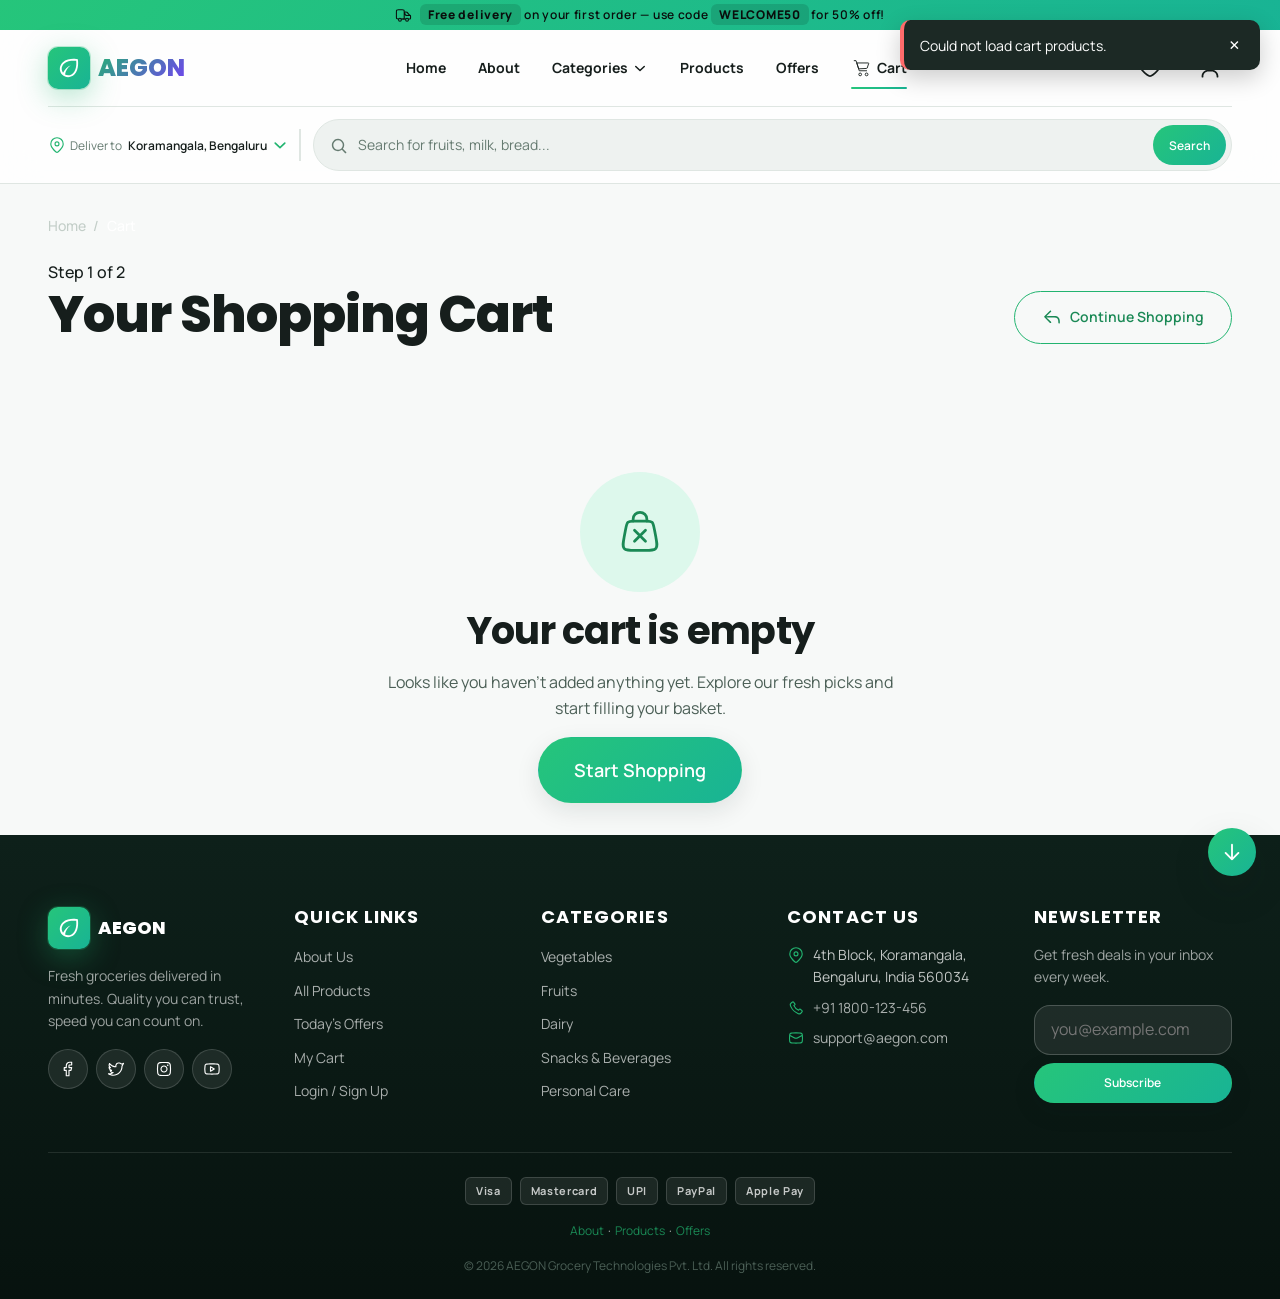
<file: pages/cart.html>
<!doctype html>
<html lang="en">
  <head>
    <meta charset="UTF-8" />
    <meta name="viewport" content="width=device-width, initial-scale=1.0" />
    <title>AEGON — Fresh Groceries, Delivered Fast</title>
    <!-- Favicon -->
    <link rel="icon" type="image/svg+xml" href="../assets/icons/favicon.svg" />

    <!-- CSS -->
    <link rel="stylesheet" href="../css/main.css" />

    <!-- JavaScript -->
    <script type="module" src="../js/main.js"></script>
  </head>
  <body>
    <!-- ***************************************************************************
                                       GLOBAL HEADER
       **************************************************************************** -->
    <!-- **************************************************************************
                               PROMOTIONAL ANNOUNCEMENT BANNER
       **************************************************************************** -->

    <div
      class="announcement__banner"
      role="note"
      aria-label="Promotional Announcement"
    >
      <p class="announcement-banner__message">
        <svg
          xmlns="http://www.w3.org/2000/svg"
          width="17"
          height="17"
          viewBox="0 0 24 24"
        >
          <path d="M0 0h24v24H0z" fill="none" />
          <g fill="none" stroke="currentColor" stroke-width="1.5">
            <circle cx="17" cy="18" r="2" />
            <circle cx="7" cy="18" r="2" />
            <path
              stroke-linecap="round"
              stroke-linejoin="round"
              d="M11 17h4M13.5 7h.943c1.31 0 1.966 0 2.521.315c.556.314.926.895 1.667 2.056c.52.814 1.064 1.406 1.831 1.931c.772.53 1.14.789 1.343 1.204c.195.398.195.869.195 1.811c0 1.243 0 1.864-.349 2.259l-.046.049c-.367.375-.946.375-2.102.375H19"
            />
            <path
              stroke-linecap="round"
              stroke-linejoin="round"
              d="m13 7l.994 2.486c.487 1.217.73 1.826 1.239 2.17c.508.344 1.163.344 2.475.344H21M4.87 17c-1.353 0-2.03 0-2.45-.44C2 16.122 2 15.415 2 14V7c0-1.414 0-2.121.42-2.56S3.517 4 4.87 4h5.26c1.353 0 2.03 0 2.45.44C13 4.878 13 5.585 13 7v10H8.696"
            />
          </g>
        </svg>
        <span>
          <strong>Free delivery</strong>&nbsp;on your first order &mdash; use
          code&nbsp;<strong>WELCOME50</strong>&nbsp;for 50% off!
        </span>
      </p>
    </div>

    <!-- ***************************************************************************
                                   GLOBAL HEADER NAVIGATION
       **************************************************************************** -->
    <header class="site-header">
      <input
        type="checkbox"
        id="nav-toggle"
        class="navbar__toggle-input"
        aria-hidden="true"
      />
      <div class="container navbar">
        <a href="../index.html" class="navbar__brand" aria-label="AEGON home">
          <span class="navbar__brand-mark" aria-hidden="true">
            <svg
              xmlns="http://www.w3.org/2000/svg"
              width="22"
              height="22"
              viewBox="0 0 24 24"
            >
              <path d="M0 0h24v24H0z" fill="none" />
              <path
                fill="currentColor"
                d="M20.89 2.3C20.47 2.22 10.42.55 5.07 5.9c-.71.71-1.33 1.54-1.85 2.47c-2.06 3.7-1.48 7.99 1.47 10.94C6.47 21.09 8.73 22 11.05 22c1.54 0 3.11-.4 4.58-1.22c.93-.52 1.76-1.14 2.47-1.85c5.35-5.35 3.67-15.39 3.6-15.82a.99.99 0 0 0-.81-.81m-4.2 15.22c-.58.58-1.26 1.09-2.03 1.51c-2.65 1.47-5.17 1.07-7 .04C8.3 15.1 10.73 11.35 14 9c-3.7 1.65-6.72 4.58-8.47 8.23c-1.43-1.85-2.29-4.78-.56-7.89c.43-.77.94-1.45 1.51-2.03c3.86-3.86 11.05-3.4 13.34-3.14c.26 2.29.72 9.48-3.14 13.34Z"
              />
            </svg>
          </span>
          <span class="navbar__brand-name"> AEGON </span>
        </a>

        <!-- ***************** PRIMARY NAVIGATION ***************** -->
        <nav class="navbar__menu" aria-label="Primary navigation">
          <a href="../index.html" class="navbar__link" aria-current="page">
            Home
          </a>
          <a href="./about.html" class="navbar__link"> About </a>

          <div class="mega-menu">
            <a href="./products.html" class="navbar__link" aria-haspopup="true">
              <span>Categories</span>
              <svg
                xmlns="http://www.w3.org/2000/svg"
                width="16"
                height="16"
                viewBox="0 0 16 16"
              >
                <path d="M0 0h16v16H0z" fill="none" />
                <path
                  fill="currentColor"
                  d="M3.2 5.74a.75.75 0 0 1 1.06-.04L8 9.227L11.74 5.7a.75.75 0 1 1 1.02 1.1l-4.25 4a.75.75 0 0 1-1.02 0l-4.25-4a.75.75 0 0 1-.04-1.06"
                />
              </svg>
            </a>

            <!-- ***************** CATEGORIES MENU ***************** -->
            <div class="mega-menu__panel">
              <!-- ******* FRESH PRODUCE ******* -->
              <section class="mega-menu__col">
                <h6 class="mega-menu__title">Fresh Produce</h6>
                <ul>
                  <li>
                    <a href="./products.html#vegetables"> Vegetables </a>
                  </li>
                  <li>
                    <a href="./products.html#fruits"> Fruits </a>
                  </li>
                  <li>
                    <a href="./products.html#groceries"> Groceries </a>
                  </li>
                </ul>
              </section>

              <!-- ******* DAIRY & BAKERY ******* -->
              <section class="mega-menu__col">
                <h6 class="mega-menu__title">Dairy &amp; Bakery</h6>
                <ul>
                  <li>
                    <a href="./products.html#dairy"> Dairy </a>
                  </li>
                  <li>
                    <a href="./products.html#bakery"> Bakery </a>
                  </li>
                  <li>
                    <a href="./products.html#frozen-foods"> Frozen Foods </a>
                  </li>
                </ul>
              </section>

              <!-- ******* SNACKS & MORE ******* -->
              <section class="mega-menu__col">
                <h6 class="mega-menu__title">Snacks &amp; More</h6>
                <ul>
                  <li>
                    <a href="./products.html#snacks"> Snacks </a>
                  </li>
                  <li>
                    <a href="./products.html#beverages"> Beverages </a>
                  </li>
                  <li>
                    <a href="./products.html#personal-care"> Personal Care </a>
                  </li>
                  <li>
                    <a href="./products.html#household"> Household </a>
                  </li>
                </ul>
              </section>
            </div>
          </div>

          <a href="./products.html" class="navbar__link"> Products </a>
          <a href="./offers.html" class="navbar__link"> Offers </a>
          <a
            href="./cart.html"
            class="navbar__link navbar__cart is-active"
            aria-label="Shopping cart"
          >
            <span class="navbar__cart-icon" aria-hidden="true">
              <svg
                xmlns="http://www.w3.org/2000/svg"
                width="1em"
                height="1em"
                viewBox="0 0 24 24"
              >
                <path d="M0 0h24v24H0z" fill="none" />
                <g fill="none" stroke="currentColor">
                  <circle cx="10" cy="19" r="1.5" />
                  <circle cx="17" cy="19" r="1.5" />
                  <path
                    stroke-linecap="round"
                    stroke-linejoin="round"
                    d="M3.5 4h2l3.504 11H17"
                  />
                  <path
                    stroke-linecap="round"
                    stroke-linejoin="round"
                    d="M8.224 12.5L6.3 6.5h12.507a.5.5 0 0 1 .475.658l-1.667 5a.5.5 0 0 1-.474.342z"
                  />
                </g>
              </svg>
            </span>
            <span class="navbar__cart-label"> Cart </span>
            <span
              class="badge badge--gradient badge--cart"
              aria-label="Cart items"
            >
              <span data-cart-count>0</span>
            </span>
          </a>
        </nav>

        <!-- ***************** NAVBAR ACTIONS ***************** -->
        <div class="navbar__actions">
          <a
            href="../pages/wishlist.html"
            class="navbar__icon-btn navbar__wishlist-link"
            aria-label="Open wishlist"
            title="Wishlist"
          >
            <svg
              xmlns="http://www.w3.org/2000/svg"
              width="28"
              height="28"
              aria-hidden="true"
              viewBox="0 0 24 24"
            >
              <path d="M0 0h24v24H0z" fill="none" />
              <path
                fill="currentColor"
                fill-rule="evenodd"
                d="M3.25 10.03c0-2.7 2.37-4.78 5.15-4.78c1.433 0 2.695.672 3.6 1.542c.905-.87 2.166-1.542 3.6-1.542c2.78 0 5.15 2.08 5.15 4.78c0 1.85-.789 3.476-1.882 4.852c-1.09 1.372-2.518 2.537-3.884 3.484c-.523.362-1.05.695-1.534.941c-.453.231-.975.443-1.45.443s-.996-.212-1.45-.443a14 14 0 0 1-1.533-.941c-1.367-.947-2.794-2.112-3.885-3.484C4.039 13.506 3.25 11.88 3.25 10.03M8.4 6.75c-2.08 0-3.65 1.53-3.65 3.28c0 1.403.596 2.71 1.556 3.918c.962 1.21 2.257 2.279 3.565 3.185c.495.343.96.634 1.36.838c.428.218.676.279.769.279s.341-.061.77-.28a12 12 0 0 0 1.36-.837c1.307-.906 2.602-1.974 3.564-3.185c.96-1.208 1.556-2.515 1.556-3.918c0-1.75-1.57-3.28-3.65-3.28c-1.194 0-2.31.713-3.005 1.619a.75.75 0 0 1-1.19 0C10.71 7.463 9.595 6.75 8.4 6.75"
                clip-rule="evenodd"
              />
            </svg>

            <span
              class="badge badge--gradient badge--wishlist"
              aria-label="Wishlist items"
            >
              <span data-wishlist-count>0</span>
            </span>
          </a>

          <div class="navbar__user-menu">
            <button
              type="button"
              class="navbar__icon-btn"
              aria-label="Open account menu"
              aria-haspopup="true"
              aria-controls="account-menu"
            >
              <svg
                xmlns="http://www.w3.org/2000/svg"
                width="24"
                height="24"
                viewBox="0 0 640 640"
              >
                <path d="M0 0h640v640H0z" fill="none" />
                <path
                  fill="currentColor"
                  d="M240 192c0-44.2 35.8-80 80-80s80 35.8 80 80s-35.8 80-80 80s-80-35.8-80-80m208 0c0-70.7-57.3-128-128-128s-128 57.3-128 128s57.3 128 128 128s128-57.3 128-128M144 544c0-70.7 57.3-128 128-128h96c70.7 0 128 57.3 128 128v8c0 13.3 10.7 24 24 24s24-10.7 24-24v-8c0-97.2-78.8-176-176-176h-96c-97.2 0-176 78.8-176 176v8c0 13.3 10.7 24 24 24s24-10.7 24-24z"
                />
              </svg>
            </button>

            <div
              id="account-menu"
              class="navbar__user-menu-panel"
              data-account-panel
            >
              <a href="./login.html">
                <svg
                  xmlns="http://www.w3.org/2000/svg"
                  width="20"
                  height="20"
                  viewBox="0 0 640 640"
                >
                  <path d="M0 0h640v640H0z" fill="none" />
                  <path
                    fill="currentColor"
                    d="M240 192c0-44.2 35.8-80 80-80s80 35.8 80 80s-35.8 80-80 80s-80-35.8-80-80m208 0c0-70.7-57.3-128-128-128s-128 57.3-128 128s57.3 128 128 128s128-57.3 128-128M144 544c0-70.7 57.3-128 128-128h96c70.7 0 128 57.3 128 128v8c0 13.3 10.7 24 24 24s24-10.7 24-24v-8c0-97.2-78.8-176-176-176h-96c-97.2 0-176 78.8-176 176v8c0 13.3 10.7 24 24 24s24-10.7 24-24z"
                  />
                </svg>
                <span>Login</span>
              </a>

              <a href="./signup.html">
                <svg
                  xmlns="http://www.w3.org/2000/svg"
                  width="20"
                  height="20"
                  viewBox="0 0 640 640"
                >
                  <path d="M0 0h640v640H0z" fill="none" />
                  <path
                    fill="currentColor"
                    d="M240 192c0-44.2 35.8-80 80-80s80 35.8 80 80s-35.8 80-80 80s-80-35.8-80-80m208 0c0-70.7-57.3-128-128-128s-128 57.3-128 128s57.3 128 128 128s128-57.3 128-128M144 544c0-70.7 57.3-128 128-128h96c70.7 0 128 57.3 128 128v8c0 13.3 10.7 24 24 24s24-10.7 24-24v-8c0-97.2-78.8-176-176-176h-96c-97.2 0-176 78.8-176 176v8c0 13.3 10.7 24 24 24s24-10.7 24-24z"
                  />
                </svg>
                <span>Sign Up</span>
              </a>
            </div>
          </div>
        </div>

        <label for="nav-toggle" class="navbar__toggle" aria-label="Toggle menu">
          <svg
            class="icon-menu"
            aria-hidden="true"
            xmlns="http://www.w3.org/2000/svg"
            width="22"
            height="22"
            viewBox="0 0 24 24"
          >
            <path d="M0 0h24v24H0z" fill="none" />
            <path
              fill="none"
              stroke="currentColor"
              stroke-linecap="round"
              stroke-linejoin="round"
              stroke-width="2"
              d="M3 17h18M3 12h18M3 7h18"
            />
          </svg>
          <svg
            class="icon-close"
            aria-hidden="true"
            xmlns="http://www.w3.org/2000/svg"
            width="24"
            height="24"
            viewBox="0 0 24 24"
          >
            <path d="M0 0h24v24H0z" fill="none" />
            <path
              fill="none"
              stroke="currentColor"
              stroke-linecap="round"
              stroke-linejoin="round"
              stroke-width="2"
              d="m18 18l-6-6m0 0L6 6m6 6l6-6m-6 6l-6 6"
            />
          </svg>
        </label>
      </div>

      <!-- ****************************************************************************
                                DELIVERY LOCATION & SEARCH BAR 
       ******************************************************************************* -->
      <div class="container utility-bar">
        <button
          type="button"
          class="location-picker"
          aria-label="Change delivery location"
        >
          <svg
            xmlns="http://www.w3.org/2000/svg"
            width="18"
            height="18"
            viewBox="0 0 16 16"
          >
            <path d="M0 0h16v16H0z" fill="none" />
            <path
              fill="currentColor"
              d="M8 1a6 6 0 0 1 6 6c0 2.874-3.097 6.016-4.84 7.558c-.67.59-1.65.59-2.32 0C5.098 13.016 2 9.874 2 7a6 6 0 0 1 6-6m0 1a5 5 0 0 0-5 5c0 1.108.614 2.395 1.57 3.683c.933 1.258 2.087 2.377 2.934 3.126c.29.256.702.256.992 0c.847-.749 2-1.867 2.935-3.126C12.386 9.395 13 8.108 13 7a5 5 0 0 0-5-5m0 2.75a2.25 2.25 0 1 1 0 4.5a2.25 2.25 0 0 1 0-4.5m0 1a1.25 1.25 0 1 0 0 2.5a1.25 1.25 0 0 0 0-2.5"
            />
          </svg>
          <span class="location-picker__label"> Deliver to </span>
          <span class="location-picker__value"> Koramangala, Bengaluru </span>
          <svg
            xmlns="http://www.w3.org/2000/svg"
            width="14"
            height="14"
            viewBox="0 0 16 16"
          >
            <path d="M0 0h16v16H0z" fill="none" />
            <path
              fill="currentColor"
              d="M3.2 5.74a.75.75 0 0 1 1.06-.04L8 9.227L11.74 5.7a.75.75 0 1 1 1.02 1.1l-4.25 4a.75.75 0 0 1-1.02 0l-4.25-4a.75.75 0 0 1-.04-1.06"
            />
          </svg>
        </button>

        <form
          class="search-box"
          role="search"
          action="./products.html"
          method="get"
        >
          <svg
            xmlns="http://www.w3.org/2000/svg"
            width="1em"
            height="1em"
            viewBox="0 0 20 20"
          >
            <path d="M0 0h20v20H0z" fill="none" />
            <path
              fill="currentColor"
              d="M13.535 14.596a6.5 6.5 0 1 1 1.06-1.06l3.435 3.434a.75.75 0 0 1-.976 1.133l-.084-.073zM14.5 9.5a5 5 0 1 0-10 0a5 5 0 0 0 10 0"
            />
          </svg>

          <label for="site-search" class="sr-only">
            Search for groceries
          </label>

          <input
            type="search"
            id="site-search"
            name="q"
            placeholder="Search for fruits, milk, bread..."
            autocomplete="off"
          />
          <button type="submit" class="search-box__submit">Search</button>
        </form>
      </div>

      <!-- ***************************************************************************
                                  MOBILE NAVIGATION PANEL
       *************************************************************************** -->
      <nav
        class="navbar__mobile-panel container"
        aria-label="Mobile navigation"
      >
        <a href="../index.html" class="navbar__link" aria-current="page">
          Home
        </a>
        <a href="./about.html" class="navbar__link"> About </a>

        <div class="mega-menu">
          <a href="#" class="navbar__link" aria-haspopup="true">
            <span>Categories</span>
            <svg
              xmlns="http://www.w3.org/2000/svg"
              width="18"
              height="18"
              viewBox="0 0 16 16"
            >
              <path d="M0 0h16v16H0z" fill="none" />
              <path
                fill="currentColor"
                d="M3.2 5.74a.75.75 0 0 1 1.06-.04L8 9.227L11.74 5.7a.75.75 0 1 1 1.02 1.1l-4.25 4a.75.75 0 0 1-1.02 0l-4.25-4a.75.75 0 0 1-.04-1.06"
              />
            </svg>
          </a>

          <!-- ***************** CATEGORIES MENU ***************** -->
          <div class="mega-menu__panel">
            <!-- ======= FRESH PRODUCE ======= -->
            <section class="mega-menu__col">
              <h6 class="mega-menu__title">Fresh Produce</h6>
              <ul>
                <li>
                  <a href="./products.html#vegetables"> Vegetables </a>
                </li>
                <li>
                  <a href="./products.html#fruits"> Fruits </a>
                </li>
                <li>
                  <a href="./products.html#groceries"> Groceries </a>
                </li>
              </ul>
            </section>

            <!-- ******* DAIRY & BAKERY ******* -->
            <section class="mega-menu__col">
              <h6 class="mega-menu__title">Dairy &amp; Bakery</h6>
              <ul>
                <li>
                  <a href="./products.html#dairy"> Dairy </a>
                </li>
                <li>
                  <a href="./products.html#bakery"> Bakery </a>
                </li>
                <li>
                  <a href="./products.html#frozen-foods"> Frozen Foods </a>
                </li>
              </ul>
            </section>

            <!-- ******* SNACKS & MORE ******* -->
            <section class="mega-menu__col">
              <h6 class="mega-menu__title">Snacks &amp; More</h6>
              <ul>
                <li>
                  <a href="./products.html#snacks"> Snacks </a>
                </li>
                <li>
                  <a href="./products.html#beverages"> Beverages </a>
                </li>
                <li>
                  <a href="./products.html#personal-care"> Personal Care </a>
                </li>
                <li>
                  <a href="./products.html#household"> Household </a>
                </li>
              </ul>
            </section>
          </div>
        </div>

        <a href="./products.html" class="navbar__link"> Products </a>
        <a href="./offers.html" class="navbar__link"> Offers </a>
        <a
          href="./cart.html"
          class="navbar__link navbar__cart is-active"
          aria-label="Shopping cart"
        >
          <span class="navbar__cart-icon" aria-hidden="true">
            <svg
              xmlns="http://www.w3.org/2000/svg"
              width="1em"
              height="1em"
              viewBox="0 0 24 24"
            >
              <path d="M0 0h24v24H0z" fill="none" />
              <g fill="none" stroke="currentColor">
                <circle cx="10" cy="19" r="1.5" />
                <circle cx="17" cy="19" r="1.5" />
                <path
                  stroke-linecap="round"
                  stroke-linejoin="round"
                  d="M3.5 4h2l3.504 11H17"
                />
                <path
                  stroke-linecap="round"
                  stroke-linejoin="round"
                  d="M8.224 12.5L6.3 6.5h12.507a.5.5 0 0 1 .475.658l-1.667 5a.5.5 0 0 1-.474.342z"
                />
              </g>
            </svg>
          </span>
          <span class="navbar__cart-label">Cart</span>
          <span
            class="badge badge--gradient badge--cart"
            aria-label="Cart items"
          >
            <span data-cart-count>0</span>
          </span>
        </a>
      </nav>
    </header>

    <main>
      <!-- ************************************************************************
                                        EMTY CART
       ************************************************************************* -->
      <section
        class="cart-page"
        style="margin-block: var(--space-lg)"
        aria-labelledby="cart-page-title"
      >
        <div class="container">
          <!-- Breadcrumb -->
          <nav class="cart-page__breadcrumb" aria-label="Breadcrumb">
            <ol class="cart-page__breadcrumb-list">
              <li>
                <a href="../index.html">Home</a>
              </li>
              <li>
                <span aria-current="page">Cart</span>
              </li>
            </ol>
          </nav>

          <!-- Cart Header -->
          <header class="cart-header">
            <div class="cart-header__content">
              <p class="cart-header__step">Step 1 of 2</p>

              <h1 class="cart-header__title">Your Shopping Cart</h1>
            </div>

            <a href="../pages/products.html" class="btn btn--secondary">
              <svg
                xmlns="http://www.w3.org/2000/svg"
                width="1em"
                height="1em"
                viewBox="0 0 56 56"
              >
                <path d="M0 0h56v56H0z" fill="none" />
                <path
                  fill="currentColor"
                  d="M47.793 46.445c1.242 0 1.804-.797 2.016-1.758c.14-.703.187-1.874.187-3.234c0-11.344-4.524-16.219-15.656-16.219H17.98l-5.742.328l7.875-7.218l5.203-5.297c.375-.375.586-.914.586-1.477c0-1.172-.914-2.015-2.062-2.015c-.563 0-1.055.187-1.594.703L6.73 25.75c-.468.445-.726 1.008-.726 1.57c0 .586.258 1.125.726 1.594l15.586 15.54c.469.444.961.655 1.524.655c1.148 0 2.062-.843 2.062-2.015c0-.563-.21-1.125-.586-1.5l-5.203-5.297l-7.898-7.219l5.765.352h16.15c8.625 0 11.625 3.539 11.625 12.234c0 1.102-.047 1.875-.047 2.695c0 1.243.867 2.086 2.086 2.086"
                />
              </svg>
              Continue Shopping
            </a>
          </header>

          <!-- Empty Cart State -->
          <section class="cart-empty" aria-labelledby="cart-empty-title">
            <div class="cart-empty__icon-wrapper">
              <svg
                xmlns="http://www.w3.org/2000/svg"
                width="1em"
                height="1em"
                viewBox="0 0 24 24"
                fill="none"
                aria-hidden="true"
              >
                <path
                  d="M8.25 6V5C8.25 2.93 9.93 1.25 12 1.25C14.07 1.25 15.75 2.93 15.75 5V6"
                  stroke="currentColor"
                  stroke-width="1.5"
                  stroke-linecap="round"
                />

                <path
                  d="M8.25 6H15.75C17.17 6 18.02 6.14 18.6 6.69C19.25 7.31 19.48 8.55 19.92 10.89L20.67 14.89C21.28 18.19 21.59 19.83 20.69 20.92C19.79 22 18.12 22 14.77 22H9.23C5.88 22 4.21 22 3.31 20.92C2.41 19.83 2.72 18.19 3.33 14.89L4.08 10.89C4.52 8.55 4.74 7.31 5.4 6.69C5.98 6.14 6.83 6 8.25 6Z"
                  stroke="currentColor"
                  stroke-width="1.5"
                  stroke-linejoin="round"
                />

                <path
                  d="M9 11L15 17M15 11L9 17"
                  stroke="currentColor"
                  stroke-width="1.5"
                  stroke-linecap="round"
                />
              </svg>
            </div>

            <div class="cart-empty__content">
              <h2 id="cart-empty-title" class="cart-empty__title">
                Your cart is empty
              </h2>

              <p class="cart-empty__description">
                Looks like you haven’t added anything yet. Explore our fresh
                picks and start filling your basket.
              </p>

              <a class="btn btn--primary btn--lg" href="products.html">
                Start Shopping
              </a>
            </div>
          </section>

          <!-- Populated Cart State -->
          <div style="display: none;" class="cart-layout" id="cart-layout">
            <!-- Cart Items -->
            <div id="cart-items-list">
              <!-- JavaScript renders cart items here -->
            </div>

            <!-- Order Summary -->
            <aside class="order-summary" aria-labelledby="order-summary-title">
              <h2 class="order-summary__title" id="order-summary-title">
                Order Summary
              </h2>

              <!-- Coupon -->
              <form class="order-summary__coupon" action="#">
                <label class="sr-only" for="coupon-code"> Coupon code </label>

                <input
                  class="order-summary__coupon-input"
                  type="text"
                  id="coupon-code"
                  name="coupon"
                  placeholder="Enter coupon code"
                  autocomplete="off"
                />

                <button type="button" class="btn btn--secondary btn--sm">
                  Apply
                </button>
              </form>

              <!-- Price Breakdown -->
              <div class="order-summary__details">
                <div class="order-summary__row">
                  <span class="order-summary__label"> Subtotal (0 items) </span>
                  <span class="order-summary__value"> $0.00 </span>
                </div>

                <div class="order-summary__row">
                  <span class="order-summary__label"> Delivery Fee </span>
                  <span style="color: var(--color-success);" class="order-summary__value">
                    FREE
                  </span>
                </div>

                <div class="order-summary__row">
                  <span class="order-summary__label"> Discount </span>
                  <span style="color: var(--color-danger);" class="order-summary__value"> -$0.00 </span>
                </div>
              </div>

              <!-- Total -->
              <div class="order-summary__total">
                <span class="order-summary__total-label"> Total </span>
                <span class="order-summary__total-value"> $0.00 </span>
              </div>

              <!-- Checkout -->
              <a
                href="#"
                class="btn btn--primary btn--lg btn--block"
                style="margin-top: var(--space-md)"
              >
                <span>Proceed to Checkout</span>
                <svg
                  aria-hidden="true"
                  xmlns="http://www.w3.org/2000/svg"
                  width="18"
                  height="18"
                  viewBox="0 0 56 56"
                >
                  <path d="M0 0h56v56H0z" fill="none" />
                  <path
                    fill="currentColor"
                    d="M8.207 46.445c1.242 0 2.11-.843 2.11-2.086c0-.82-.071-1.593-.071-2.695c0-8.695 3.023-12.234 11.625-12.234h16.172l5.766-.352l-7.899 7.219l-5.203 5.297c-.375.375-.586.937-.586 1.5c0 1.172.914 2.015 2.063 2.015c.538 0 1.054-.21 1.523-.656L49.27 28.914c.491-.469.726-1.008.726-1.594c0-.562-.235-1.125-.727-1.57L33.755 10.258c-.516-.516-1.032-.703-1.57-.703c-1.149 0-2.063.843-2.063 2.015c0 .563.21 1.102.586 1.477l5.203 5.297l7.875 7.218l-5.742-.328H21.66c-11.11 0-15.656 4.875-15.656 16.22c0 1.358.047 2.53.21 3.233c.188.961.774 1.758 1.993 1.758"
                  />
                </svg>
              </a>

              <!-- Trust Message -->
              <p class="order-summary__trust">
                <svg
                  class="order-summary__trust-icon"
                  xmlns="http://www.w3.org/2000/svg"
                  viewBox="0 0 24 24"
                  fill="none"
                  stroke="currentColor"
                  stroke-width="2"
                  stroke-linecap="round"
                  stroke-linejoin="round"
                  aria-hidden="true"
                >
                  <path d="M12 22s8-4 8-10V5l-8-3-8 3v7c0 6 8 10 8 10Z"></path>
                  <path d="m9 12 2 2 4-4"></path>
                </svg>

                <span
                  >Secure checkout · Freshness guaranteed on every order</span
                >
              </p>
            </aside>
          </div>
        </div>
      </section>
    </main>

    <!-- ************************************************************************
                                        GLOBAL FOOTER
       ************************************************************************* -->
    <footer class="site-footer">
      <div class="container footer-grid">
        <div class="footer-col">
          <a
            href="../index.html"
            class="navbar__brand"
            aria-label="AEGON home"
            style="
              color: var(--color-white);
              margin-bottom: var(--space-sm);
              display: inline-flex;
            "
          >
            <span class="navbar__brand-mark" aria-hidden="true">
              <svg
                xmlns="http://www.w3.org/2000/svg"
                width="22"
                height="22"
                viewBox="0 0 24 24"
              >
                <path d="M0 0h24v24H0z" fill="none" />
                <path
                  fill="currentColor"
                  d="M20.89 2.3C20.47 2.22 10.42.55 5.07 5.9c-.71.71-1.33 1.54-1.85 2.47c-2.06 3.7-1.48 7.99 1.47 10.94C6.47 21.09 8.73 22 11.05 22c1.54 0 3.11-.4 4.58-1.22c.93-.52 1.76-1.14 2.47-1.85c5.35-5.35 3.67-15.39 3.6-15.82a.99.99 0 0 0-.81-.81m-4.2 15.22c-.58.58-1.26 1.09-2.03 1.51c-2.65 1.47-5.17 1.07-7 .04C8.3 15.1 10.73 11.35 14 9c-3.7 1.65-6.72 4.58-8.47 8.23c-1.43-1.85-2.29-4.78-.56-7.89c.43-.77.94-1.45 1.51-2.03c3.86-3.86 11.05-3.4 13.34-3.14c.26 2.29.72 9.48-3.14 13.34Z"
                />
              </svg>
            </span>
            <span class="logo-text"> AEGON </span>
          </a>
          <p>
            Fresh groceries delivered in minutes. Quality you can trust, speed
            you can count on.
          </p>
          <div class="footer-social">
            <a href="#" aria-label="AEGON on Facebook"
              ><img
                src="../assets/icons/facebook-outline.svg"
                width="18"
                height="18"
                alt=""
                aria-hidden="true"
            /></a>
            <a href="#" aria-label="AEGON on Twitter"
              ><img
                src="../assets/icons/twitter-outline.svg"
                width="18"
                height="18"
                alt=""
                aria-hidden="true"
            /></a>
            <a href="#" aria-label="AEGON on Instagram"
              ><img
                src="../assets/icons/instagram-outline.svg"
                width="18"
                height="18"
                alt=""
                aria-hidden="true"
            /></a>
            <a href="#" aria-label="AEGON on YouTube"
              ><img
                src="../assets/icons/youtube-outline.svg"
                width="18"
                height="18"
                alt=""
                aria-hidden="true"
            /></a>
          </div>
        </div>

        <nav class="footer-col" aria-label="Quick links">
          <h6>Quick Links</h6>
          <ul>
            <li><a href="./about.html">About Us</a></li>
            <li><a href="./products.html">All Products</a></li>
            <li><a href="./offers.html">Today's Offers</a></li>
            <li><a href="">My Cart</a></li>
            <li><a href="./login.html">Login / Sign Up</a></li>
          </ul>
        </nav>

        <nav class="footer-col" aria-label="Categories">
          <h6>Categories</h6>
          <ul>
            <li><a href="./products.html">Vegetables</a></li>
            <li><a href="./products.html#fruits">Fruits</a></li>
            <li><a href="./products.html#dairy">Dairy</a></li>
            <li><a href="./products.html#snacks">Snacks &amp; Beverages</a></li>
            <li><a href="./products.html#personal-care">Personal Care</a></li>
          </ul>
        </nav>

        <div class="footer-col">
          <h6>Contact Us</h6>
          <address
            style="
              font-style: normal;
              display: flex;
              flex-direction: column;
              gap: var(--space-2xs);
            "
          >
            <div class="footer-contact-item">
              <svg
                xmlns="http://www.w3.org/2000/svg"
                width="18"
                height="18"
                aria-hidden="true"
                viewBox="0 0 16 16"
              >
                <path d="M0 0h16v16H0z" fill="none" />
                <path
                  fill="currentColor"
                  d="M8 1a6 6 0 0 1 6 6c0 2.874-3.097 6.016-4.84 7.558c-.67.59-1.65.59-2.32 0C5.098 13.016 2 9.874 2 7a6 6 0 0 1 6-6m0 1a5 5 0 0 0-5 5c0 1.108.614 2.395 1.57 3.683c.933 1.258 2.087 2.377 2.934 3.126c.29.256.702.256.992 0c.847-.749 2-1.867 2.935-3.126C12.386 9.395 13 8.108 13 7a5 5 0 0 0-5-5m0 2.75a2.25 2.25 0 1 1 0 4.5a2.25 2.25 0 0 1 0-4.5m0 1a1.25 1.25 0 1 0 0 2.5a1.25 1.25 0 0 0 0-2.5"
                />
              </svg>
              <span>4th Block, Koramangala, Bengaluru, India 560034</span>
            </div>
            <div class="footer-contact-item">
              <svg
                xmlns="http://www.w3.org/2000/svg"
                width="1em"
                height="1em"
                aria-hidden="true"
                viewBox="0 0 24 24"
              >
                <path d="M0 0h24v24H0z" fill="none" />
                <path
                  fill="currentColor"
                  fill-rule="evenodd"
                  d="M5.84 9.856a17.22 17.22 0 0 0 8.922 8.663l.012.005l.764.34a2.25 2.25 0 0 0 2.74-.737l1.274-1.763a.25.25 0 0 0-.046-.341l-2.224-1.795a.25.25 0 0 0-.358.046l-.866 1.168a.75.75 0 0 1-.912.237a13.4 13.4 0 0 1-6.67-6.67a.75.75 0 0 1 .237-.912L9.88 7.23a.25.25 0 0 0 .046-.358L8.132 4.648a.25.25 0 0 0-.341-.046l-1.773 1.28a2.25 2.25 0 0 0-.732 2.756zm8.33 10.041a18.72 18.72 0 0 1-9.693-9.416l-.002-.002l-.554-1.22A3.75 3.75 0 0 1 5.14 4.666l1.773-1.28a1.75 1.75 0 0 1 2.386.32l1.795 2.225a1.75 1.75 0 0 1-.32 2.505l-.67.496a11.9 11.9 0 0 0 5.118 5.118l.497-.67a1.75 1.75 0 0 1 2.504-.32l2.225 1.795a1.75 1.75 0 0 1 .32 2.387l-1.274 1.764a3.75 3.75 0 0 1-4.566 1.229z"
                  clip-rule="evenodd"
                />
              </svg>

              <a href="tel:+911800123456">+91 1800-123-456</a>
            </div>
            <div class="footer-contact-item">
              <svg
                xmlns="http://www.w3.org/2000/svg"
                width="1em"
                height="1em"
                aria-hidden="true"
                viewBox="0 0 24 24"
              >
                <path d="M0 0h24v24H0z" fill="none" />
                <path
                  fill="currentColor"
                  fill-rule="evenodd"
                  d="M2.804 8.353c-.28 2.603-.268 5.605.122 8.198a3.14 3.14 0 0 0 2.831 2.66l1.51.13c3.15.274 6.316.274 9.466 0l1.51-.13a3.14 3.14 0 0 0 2.831-2.66c.39-2.593.402-5.595.122-8.198a30 30 0 0 0-.122-.904a3.14 3.14 0 0 0-2.831-2.66l-1.51-.13a54.7 54.7 0 0 0-9.465 0l-1.51.13a3.14 3.14 0 0 0-2.832 2.66q-.068.452-.122.904m4.593-2.2a53 53 0 0 1 9.205 0l1.51.131a1.64 1.64 0 0 1 1.479 1.389l.034.233l-5.561 3.09a4.25 4.25 0 0 1-4.128 0l-5.561-3.09l.034-.233a1.64 1.64 0 0 1 1.478-1.389zM19.808 9.52a29 29 0 0 1-.217 6.807a1.64 1.64 0 0 1-1.478 1.389l-1.51.131a53 53 0 0 1-9.206 0l-1.51-.131a1.64 1.64 0 0 1-1.478-1.389a29 29 0 0 1-.218-6.807l5.016 2.787a5.75 5.75 0 0 0 5.585 0z"
                  clip-rule="evenodd"
                />
              </svg>

              <a href="mailto:support@aegon.com">support@aegon.com</a>
            </div>
          </address>
        </div>

        <div class="footer-col">
          <h6>Newsletter</h6>
          <p>Get fresh deals in your inbox every week.</p>
          <form
            action="#"
            method="get"
            style="
              margin-top: var(--space-sm);
              display: flex;
              flex-direction: column;
              gap: var(--space-2xs);
            "
          >
            <label for="footer-email" class="sr-only">Email address</label>
            <input
              type="email"
              id="footer-email"
              name="email"
              placeholder="you@example.com"
              style="
                padding: 0.7rem var(--space-sm);
                border-radius: var(--radius-md);
                background: hsla(0, 0%, 100%, 0.08);
                border: 1px solid hsla(0, 0%, 100%, 0.2);
                color: var(--color-white);
              "
              required
            />
            <button type="submit" class="btn btn--primary btn--sm">
              Subscribe
            </button>
          </form>
        </div>
      </div>

      <div class="container footer-bottom">
        <div class="payment-icons" aria-label="Accepted payment methods">
          <span>Visa</span><span>Mastercard</span><span>UPI</span
          ><span>PayPal</span><span>Apple Pay</span>
        </div>
        <nav aria-label="Legal">
          <a href="./about.html">About</a> &nbsp;&middot;&nbsp;
          <a href="./products.html">Products</a> &nbsp;&middot;&nbsp;
          <a href="./offers.html">Offers</a>
        </nav>
        <p>
          &copy; 2026 AEGON Grocery Technologies Pvt. Ltd. All rights reserved.
        </p>
      </div>
    </footer>

    <!-- Scroll Button -->
    <a href="#" class="back-to-top" aria-label="Back to top">
      <svg
        class="back-to-top__icon"
        xmlns="http://www.w3.org/2000/svg"
        width="22"
        height="22"
        aria-hidden="true"
        viewBox="0 0 24 24"
      >
        <path d="M0 0h24v24H0z" fill="none" />
        <path
          class="back-to-top__arrow"
          fill="none"
          stroke="currentColor"
          stroke-linecap="round"
          stroke-linejoin="round"
          stroke-width="2"
          d="M12 20V4m-7 7l7-7l7 7"
        />
      </svg>
    </a>
  </body>
</html>
</file>
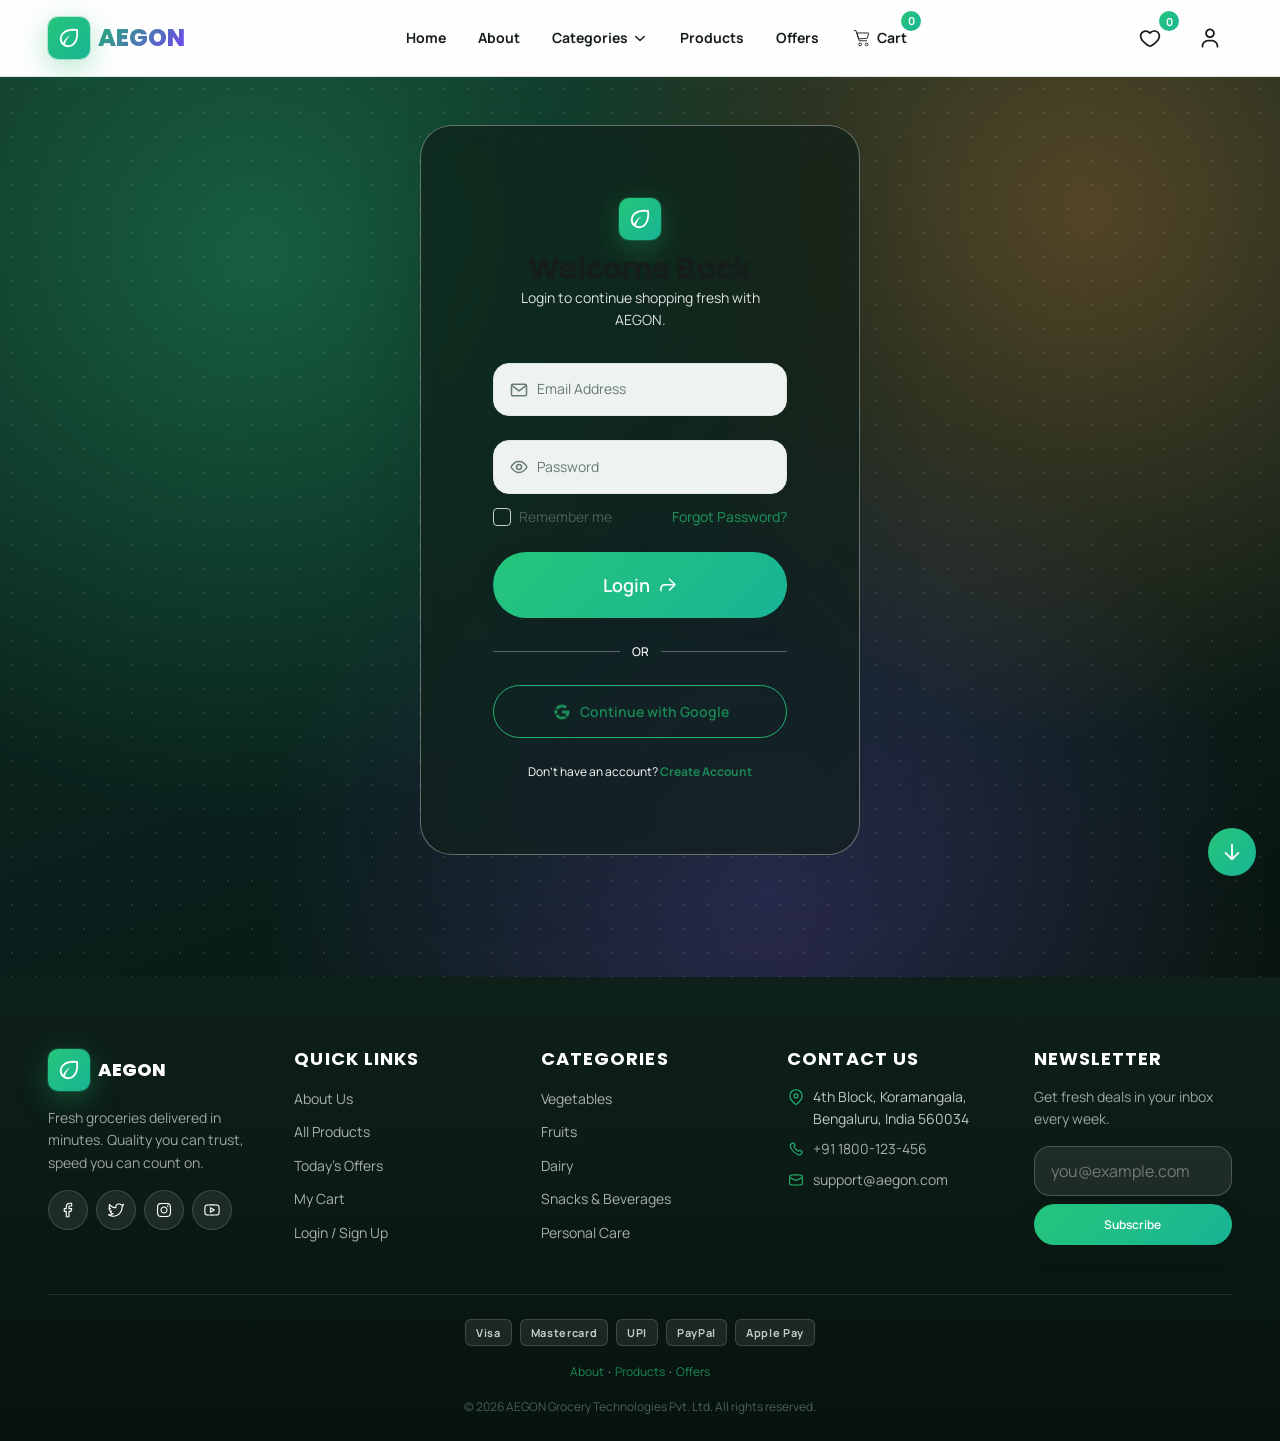
<file: pages/login.html>
<!doctype html>
<html lang="en">
  <head>
    <meta charset="UTF-8" />
    <meta name="viewport" content="width=device-width, initial-scale=1.0" />
    <title>AEGON — Fresh Groceries, Delivered Fast</title>
    <!-- Favicon -->
    <link rel="icon" type="image/svg+xml" href="../assets/icons/favicon.svg" />

    <!-- CSS -->
    <link rel="stylesheet" href="../css/main.css" />

    <!-- JavaScript -->
    <script type="module" src="../js/main.js"></script>
  </head>
  <body>
    <!-- ***************************************************************************
                                   GLOBAL HEADER NAVIGATION
       **************************************************************************** -->
    <header class="site-header">
      <input
        type="checkbox"
        id="nav-toggle"
        class="navbar__toggle-input"
        aria-hidden="true"
      />
      <div class="container navbar">
        <a href="../index.html" class="navbar__brand" aria-label="AEGON home">
          <span class="navbar__brand-mark" aria-hidden="true">
            <svg
              xmlns="http://www.w3.org/2000/svg"
              width="22"
              height="22"
              viewBox="0 0 24 24"
            >
              <path d="M0 0h24v24H0z" fill="none" />
              <path
                fill="currentColor"
                d="M20.89 2.3C20.47 2.22 10.42.55 5.07 5.9c-.71.71-1.33 1.54-1.85 2.47c-2.06 3.7-1.48 7.99 1.47 10.94C6.47 21.09 8.73 22 11.05 22c1.54 0 3.11-.4 4.58-1.22c.93-.52 1.76-1.14 2.47-1.85c5.35-5.35 3.67-15.39 3.6-15.82a.99.99 0 0 0-.81-.81m-4.2 15.22c-.58.58-1.26 1.09-2.03 1.51c-2.65 1.47-5.17 1.07-7 .04C8.3 15.1 10.73 11.35 14 9c-3.7 1.65-6.72 4.58-8.47 8.23c-1.43-1.85-2.29-4.78-.56-7.89c.43-.77.94-1.45 1.51-2.03c3.86-3.86 11.05-3.4 13.34-3.14c.26 2.29.72 9.48-3.14 13.34Z"
              />
            </svg>
          </span>
          <span class="navbar__brand-name"> AEGON </span>
        </a>

        <!-- ***************** PRIMARY NAVIGATION ***************** -->
        <nav class="navbar__menu" aria-label="Primary navigation">
          <a href="../index.html" class="navbar__link" aria-current="page">
            Home
          </a>
          <a href="./about.html" class="navbar__link"> About </a>

          <div class="mega-menu">
            <a href="./products.html" class="navbar__link" aria-haspopup="true">
              <span>Categories</span>
              <svg
                xmlns="http://www.w3.org/2000/svg"
                width="16"
                height="16"
                viewBox="0 0 16 16"
              >
                <path d="M0 0h16v16H0z" fill="none" />
                <path
                  fill="currentColor"
                  d="M3.2 5.74a.75.75 0 0 1 1.06-.04L8 9.227L11.74 5.7a.75.75 0 1 1 1.02 1.1l-4.25 4a.75.75 0 0 1-1.02 0l-4.25-4a.75.75 0 0 1-.04-1.06"
                />
              </svg>
            </a>

            <!-- ***************** CATEGORIES MENU ***************** -->
            <div class="mega-menu__panel">
              <!-- ******* FRESH PRODUCE ******* -->
              <section class="mega-menu__col">
                <h6 class="mega-menu__title">Fresh Produce</h6>
                <ul>
                  <li>
                    <a href="./products.html#vegetables"> Vegetables </a>
                  </li>
                  <li>
                    <a href="./products.html#fruits"> Fruits </a>
                  </li>
                  <li>
                    <a href="./products.html#groceries"> Groceries </a>
                  </li>
                </ul>
              </section>

              <!-- ******* DAIRY & BAKERY ******* -->
              <section class="mega-menu__col">
                <h6 class="mega-menu__title">Dairy &amp; Bakery</h6>
                <ul>
                  <li>
                    <a href="./products.html#dairy"> Dairy </a>
                  </li>
                  <li>
                    <a href="./products.html#bakery"> Bakery </a>
                  </li>
                  <li>
                    <a href="./products.html#frozen-foods"> Frozen Foods </a>
                  </li>
                </ul>
              </section>

              <!-- ******* SNACKS & MORE ******* -->
              <section class="mega-menu__col">
                <h6 class="mega-menu__title">Snacks &amp; More</h6>
                <ul>
                  <li>
                    <a href="./products.html#snacks"> Snacks </a>
                  </li>
                  <li>
                    <a href="./products.html#beverages"> Beverages </a>
                  </li>
                  <li>
                    <a href="./products.html#personal-care"> Personal Care </a>
                  </li>
                  <li>
                    <a href="./products.html#household"> Household </a>
                  </li>
                </ul>
              </section>
            </div>
          </div>

          <a href="./products.html" class="navbar__link"> Products </a>
          <a href="./offers.html" class="navbar__link"> Offers </a>
          <a
            href="./cart.html"
            class="navbar__link navbar__cart"
            aria-label="Shopping cart"
          >
            <span class="navbar__cart-icon" aria-hidden="true">
              <svg
                xmlns="http://www.w3.org/2000/svg"
                width="1em"
                height="1em"
                viewBox="0 0 24 24"
              >
                <path d="M0 0h24v24H0z" fill="none" />
                <g fill="none" stroke="currentColor">
                  <circle cx="10" cy="19" r="1.5" />
                  <circle cx="17" cy="19" r="1.5" />
                  <path
                    stroke-linecap="round"
                    stroke-linejoin="round"
                    d="M3.5 4h2l3.504 11H17"
                  />
                  <path
                    stroke-linecap="round"
                    stroke-linejoin="round"
                    d="M8.224 12.5L6.3 6.5h12.507a.5.5 0 0 1 .475.658l-1.667 5a.5.5 0 0 1-.474.342z"
                  />
                </g>
              </svg>
            </span>
            <span class="navbar__cart-label"> Cart </span>
            <span
              class="badge badge--gradient badge--cart"
              aria-label="Cart items"
            >
              <span data-cart-count>0</span>
            </span>
          </a>
        </nav>

        <!-- ***************** NAVBAR ACTIONS ***************** -->
        <div class="navbar__actions">
          <a
            href="../pages/wishlist.html"
            class="navbar__icon-btn navbar__wishlist-link"
            aria-label="Open wishlist"
            title="Wishlist"
          >
            <svg
              xmlns="http://www.w3.org/2000/svg"
              width="28"
              height="28"
              aria-hidden="true"
              viewBox="0 0 24 24"
            >
              <path d="M0 0h24v24H0z" fill="none" />
              <path
                fill="currentColor"
                fill-rule="evenodd"
                d="M3.25 10.03c0-2.7 2.37-4.78 5.15-4.78c1.433 0 2.695.672 3.6 1.542c.905-.87 2.166-1.542 3.6-1.542c2.78 0 5.15 2.08 5.15 4.78c0 1.85-.789 3.476-1.882 4.852c-1.09 1.372-2.518 2.537-3.884 3.484c-.523.362-1.05.695-1.534.941c-.453.231-.975.443-1.45.443s-.996-.212-1.45-.443a14 14 0 0 1-1.533-.941c-1.367-.947-2.794-2.112-3.885-3.484C4.039 13.506 3.25 11.88 3.25 10.03M8.4 6.75c-2.08 0-3.65 1.53-3.65 3.28c0 1.403.596 2.71 1.556 3.918c.962 1.21 2.257 2.279 3.565 3.185c.495.343.96.634 1.36.838c.428.218.676.279.769.279s.341-.061.77-.28a12 12 0 0 0 1.36-.837c1.307-.906 2.602-1.974 3.564-3.185c.96-1.208 1.556-2.515 1.556-3.918c0-1.75-1.57-3.28-3.65-3.28c-1.194 0-2.31.713-3.005 1.619a.75.75 0 0 1-1.19 0C10.71 7.463 9.595 6.75 8.4 6.75"
                clip-rule="evenodd"
              />
            </svg>

            <span
              class="badge badge--gradient badge--wishlist"
              aria-label="Wishlist items"
            >
              <span data-wishlist-count>0</span>
            </span>
          </a>

          <div class="navbar__user-menu">
            <button
              type="button"
              class="navbar__icon-btn"
              aria-label="Open account menu"
              aria-haspopup="true"
              aria-controls="account-menu"
            >
              <svg
                xmlns="http://www.w3.org/2000/svg"
                width="24"
                height="24"
                viewBox="0 0 640 640"
              >
                <path d="M0 0h640v640H0z" fill="none" />
                <path
                  fill="currentColor"
                  d="M240 192c0-44.2 35.8-80 80-80s80 35.8 80 80s-35.8 80-80 80s-80-35.8-80-80m208 0c0-70.7-57.3-128-128-128s-128 57.3-128 128s57.3 128 128 128s128-57.3 128-128M144 544c0-70.7 57.3-128 128-128h96c70.7 0 128 57.3 128 128v8c0 13.3 10.7 24 24 24s24-10.7 24-24v-8c0-97.2-78.8-176-176-176h-96c-97.2 0-176 78.8-176 176v8c0 13.3 10.7 24 24 24s24-10.7 24-24z"
                />
              </svg>
            </button>

            <div
              id="account-menu"
              class="navbar__user-menu-panel"
              data-account-panel
            >
              <a href="./login.html">
                <svg
                  xmlns="http://www.w3.org/2000/svg"
                  width="20"
                  height="20"
                  viewBox="0 0 640 640"
                >
                  <path d="M0 0h640v640H0z" fill="none" />
                  <path
                    fill="currentColor"
                    d="M240 192c0-44.2 35.8-80 80-80s80 35.8 80 80s-35.8 80-80 80s-80-35.8-80-80m208 0c0-70.7-57.3-128-128-128s-128 57.3-128 128s57.3 128 128 128s128-57.3 128-128M144 544c0-70.7 57.3-128 128-128h96c70.7 0 128 57.3 128 128v8c0 13.3 10.7 24 24 24s24-10.7 24-24v-8c0-97.2-78.8-176-176-176h-96c-97.2 0-176 78.8-176 176v8c0 13.3 10.7 24 24 24s24-10.7 24-24z"
                  />
                </svg>
                <span>Login</span>
              </a>

              <a href="signup.html">
                <svg
                  xmlns="http://www.w3.org/2000/svg"
                  width="20"
                  height="20"
                  viewBox="0 0 640 640"
                >
                  <path d="M0 0h640v640H0z" fill="none" />
                  <path
                    fill="currentColor"
                    d="M240 192c0-44.2 35.8-80 80-80s80 35.8 80 80s-35.8 80-80 80s-80-35.8-80-80m208 0c0-70.7-57.3-128-128-128s-128 57.3-128 128s57.3 128 128 128s128-57.3 128-128M144 544c0-70.7 57.3-128 128-128h96c70.7 0 128 57.3 128 128v8c0 13.3 10.7 24 24 24s24-10.7 24-24v-8c0-97.2-78.8-176-176-176h-96c-97.2 0-176 78.8-176 176v8c0 13.3 10.7 24 24 24s24-10.7 24-24z"
                  />
                </svg>
                <span>Sign Up</span>
              </a>
            </div>
          </div>
        </div>

        <label for="nav-toggle" class="navbar__toggle" aria-label="Toggle menu">
          <svg
            class="icon-menu"
            aria-hidden="true"
            xmlns="http://www.w3.org/2000/svg"
            width="22"
            height="22"
            viewBox="0 0 24 24"
          >
            <path d="M0 0h24v24H0z" fill="none" />
            <path
              fill="none"
              stroke="currentColor"
              stroke-linecap="round"
              stroke-linejoin="round"
              stroke-width="2"
              d="M3 17h18M3 12h18M3 7h18"
            />
          </svg>
          <svg
            class="icon-close"
            aria-hidden="true"
            xmlns="http://www.w3.org/2000/svg"
            width="24"
            height="24"
            viewBox="0 0 24 24"
          >
            <path d="M0 0h24v24H0z" fill="none" />
            <path
              fill="none"
              stroke="currentColor"
              stroke-linecap="round"
              stroke-linejoin="round"
              stroke-width="2"
              d="m18 18l-6-6m0 0L6 6m6 6l6-6m-6 6l-6 6"
            />
          </svg>
        </label>
      </div>

      <!-- ***************************************************************************
                                  MOBILE NAVIGATION PANEL
       *************************************************************************** -->
      <nav
        class="navbar__mobile-panel container"
        aria-label="Mobile navigation"
      >
        <a href="../index.html" class="navbar__link" aria-current="page">
          Home
        </a>
        <a href="./about.html" class="navbar__link"> About </a>

        <div class="mega-menu">
          <a href="#" class="navbar__link" aria-haspopup="true">
            <span>Categories</span>
            <svg
              xmlns="http://www.w3.org/2000/svg"
              width="18"
              height="18"
              viewBox="0 0 16 16"
            >
              <path d="M0 0h16v16H0z" fill="none" />
              <path
                fill="currentColor"
                d="M3.2 5.74a.75.75 0 0 1 1.06-.04L8 9.227L11.74 5.7a.75.75 0 1 1 1.02 1.1l-4.25 4a.75.75 0 0 1-1.02 0l-4.25-4a.75.75 0 0 1-.04-1.06"
              />
            </svg>
          </a>

          <!-- ***************** CATEGORIES MENU ***************** -->
          <div class="mega-menu__panel">
            <!-- ======= FRESH PRODUCE ======= -->
            <section class="mega-menu__col">
              <h6 class="mega-menu__title">Fresh Produce</h6>
              <ul>
                <li>
                  <a href="./products.html#vegetables"> Vegetables </a>
                </li>
                <li>
                  <a href="./products.html#fruits"> Fruits </a>
                </li>
                <li>
                  <a href="./products.html#groceries"> Groceries </a>
                </li>
              </ul>
            </section>

            <!-- ******* DAIRY & BAKERY ******* -->
            <section class="mega-menu__col">
              <h6 class="mega-menu__title">Dairy &amp; Bakery</h6>
              <ul>
                <li>
                  <a href="./products.html#dairy"> Dairy </a>
                </li>
                <li>
                  <a href="./products.html#bakery"> Bakery </a>
                </li>
                <li>
                  <a href="./products.html#frozen-foods"> Frozen Foods </a>
                </li>
              </ul>
            </section>

            <!-- ******* SNACKS & MORE ******* -->
            <section class="mega-menu__col">
              <h6 class="mega-menu__title">Snacks &amp; More</h6>
              <ul>
                <li>
                  <a href="./products.html#snacks"> Snacks </a>
                </li>
                <li>
                  <a href="./products.html#beverages"> Beverages </a>
                </li>
                <li>
                  <a href="./products.html#personal-care"> Personal Care </a>
                </li>
                <li>
                  <a href="./products.html#household"> Household </a>
                </li>
              </ul>
            </section>
          </div>
        </div>

        <a href="./products.html" class="navbar__link"> Products </a>
        <a href="./offers.html" class="navbar__link"> Offers </a>
        <a
          href="./cart.html"
          class="navbar__link navbar__cart"
          aria-label="Shopping cart"
        >
          <span class="navbar__cart-icon" aria-hidden="true">
            <svg
              xmlns="http://www.w3.org/2000/svg"
              width="1em"
              height="1em"
              viewBox="0 0 24 24"
            >
              <path d="M0 0h24v24H0z" fill="none" />
              <g fill="none" stroke="currentColor">
                <circle cx="10" cy="19" r="1.5" />
                <circle cx="17" cy="19" r="1.5" />
                <path
                  stroke-linecap="round"
                  stroke-linejoin="round"
                  d="M3.5 4h2l3.504 11H17"
                />
                <path
                  stroke-linecap="round"
                  stroke-linejoin="round"
                  d="M8.224 12.5L6.3 6.5h12.507a.5.5 0 0 1 .475.658l-1.667 5a.5.5 0 0 1-.474.342z"
                />
              </g>
            </svg>
          </span>
          <span class="navbar__cart-label">Cart</span>
          <span
            class="badge badge--gradient badge--cart"
            aria-label="Cart items"
          >
            <span data-cart-count>0</span>
          </span>
        </a>
      </nav>
    </header>

    <main>
      <!-- ************************************************************************
                                         LOGIN PAGE
       ************************************************************************* -->
      <section class="login-page" aria-labelledby="login-title">
        <div class="container">
          <div class="login-card">
            <div class="login-card__header">
              <!-- Brand -->
              <a
                href="../index.html"
                class="navbar__brand"
                aria-label="AEGON home"
              >
                <span class="navbar__brand-mark" aria-hidden="true">
                  <svg
                    xmlns="http://www.w3.org/2000/svg"
                    width="22"
                    height="22"
                    viewBox="0 0 24 24"
                  >
                    <path d="M0 0h24v24H0z" fill="none" />
                    <path
                      fill="currentColor"
                      d="M20.89 2.3C20.47 2.22 10.42.55 5.07 5.9c-.71.71-1.33 1.54-1.85 2.47c-2.06 3.7-1.48 7.99 1.47 10.94C6.47 21.09 8.73 22 11.05 22c1.54 0 3.11-.4 4.58-1.22c.93-.52 1.76-1.14 2.47-1.85c5.35-5.35 3.67-15.39 3.6-15.82a.99.99 0 0 0-.81-.81m-4.2 15.22c-.58.58-1.26 1.09-2.03 1.51c-2.65 1.47-5.17 1.07-7 .04C8.3 15.1 10.73 11.35 14 9c-3.7 1.65-6.72 4.58-8.47 8.23c-1.43-1.85-2.29-4.78-.56-7.89c.43-.77.94-1.45 1.51-2.03c3.86-3.86 11.05-3.4 13.34-3.14c.26 2.29.72 9.48-3.14 13.34Z"
                    />
                  </svg>
                </span>
              </a>

              <!-- Content -->
              <h1 class="login-card__title" id="login-title">Welcome Back</h1>
              <p class="login-card__description">
                Login to continue shopping fresh with AEGON.
              </p>
            </div>

            <!-- Login Form -->
            <form id="login-form" action="#" method="post">
              <p
                id="login-error"
                role="alert"
                style="
                  display: none;
                  margin-bottom: var(--space-md);
                  padding: var(--space-2xs) var(--space-sm);
                  border-radius: var(--radius-sm);
                  background: var(--color-danger-light);
                  color: var(--color-danger);
                  font-size: var(--font-size-sm);
                "
              ></p>
              <!-- Email -->
              <div class="login-form__field">
                <input
                  class="login-form__input"
                  id="login-email"
                  name="email"
                  type="email"
                  placeholder=" "
                  autocomplete="email"
                  required
                />

                <label class="login-form__label" for="login-email"
                  >Email Address</label
                >

                <svg
                  class="login-form__input-icon"
                  viewBox="0 0 24 24"
                  fill="none"
                  aria-hidden="true"
                >
                  <rect
                    x="3"
                    y="5"
                    width="18"
                    height="14"
                    rx="2"
                    stroke="currentColor"
                    stroke-width="1.8"
                  />
                  <path
                    d="M4 7L12 13L20 7"
                    stroke="currentColor"
                    stroke-width="1.8"
                    stroke-linecap="round"
                    stroke-linejoin="round"
                  />
                </svg>
              </div>
              <div class="login-form__field">
                <!-- Password -->
                <input
                  class="login-form__input"
                  id="login-password"
                  name="password"
                  type="password"
                  placeholder=" "
                  autocomplete="current-password"
                  required
                />

                <label class="login-form__label" for="login-password"
                  >Password</label
                >
                <svg
                  class="login-form__input-icon"
                  data-password-toggle
                  role="button"
                  tabindex="0"
                  aria-label="Show password"
                  aria-pressed="false"
                  viewBox="0 0 24 24"
                  fill="none"
                >
                  <path
                    d="M2.5 12S6 5.5 12 5.5S21.5 12 21.5 12S18 18.5 12 18.5S2.5 12 2.5 12Z"
                    stroke="currentColor"
                    stroke-width="1.8"
                    stroke-linejoin="round"
                  />
                  <circle
                    cx="12"
                    cy="12"
                    r="3"
                    stroke="currentColor"
                    stroke-width="1.8"
                  />
                </svg>
              </div>

              <!-- Remember me and forgot password -->
              <div class="login-form__options">
                <label class="login-form__remember">
                  <input
                    class="login-form__checkbox"
                    type="checkbox"
                    name="remember"
                  />
                  <span>Remember me</span>
                </label>

                <a href="#forgot-password" class="login-form__forgot-link">
                  Forgot Password?
                </a>
              </div>

              <!-- Submit -->
              <button type="submit" class="btn btn--primary btn--lg btn--block">
                <span>Login</span>
                <svg
                  aria-hidden="true"
                  xmlns="http://www.w3.org/2000/svg"
                  width="18"
                  height="18"
                  viewBox="0 0 56 56"
                >
                  <path d="M0 0h56v56H0z" fill="none" />
                  <path
                    fill="currentColor"
                    d="M8.207 46.445c1.242 0 2.11-.843 2.11-2.086c0-.82-.071-1.593-.071-2.695c0-8.695 3.023-12.234 11.625-12.234h16.172l5.766-.352l-7.899 7.219l-5.203 5.297c-.375.375-.586.937-.586 1.5c0 1.172.914 2.015 2.063 2.015c.538 0 1.054-.21 1.523-.656L49.27 28.914c.491-.469.726-1.008.726-1.594c0-.562-.235-1.125-.727-1.57L33.755 10.258c-.516-.516-1.032-.703-1.57-.703c-1.149 0-2.063.843-2.063 2.015c0 .563.21 1.102.586 1.477l5.203 5.297l7.875 7.218l-5.742-.328H21.66c-11.11 0-15.656 4.875-15.656 16.22c0 1.358.047 2.53.21 3.233c.188.961.774 1.758 1.993 1.758"
                  />
                </svg>
              </button>
            </form>

            <!-- Divider -->
            <div class="login-divider" aria-hidden="true">
              <span class="login-divider__line"></span>
              <span class="login-divider__text">OR</span>
              <span class="login-divider__line"></span>
            </div>

            <!-- Google sign-in placeholder -->
            <button class="btn btn--secondary btn--block" type="button">
              <svg
                xmlns="http://www.w3.org/2000/svg"
                width="1em"
                height="1em"
                viewBox="0 0 24 24"
              >
                <path d="M0 0h24v24H0z" fill="none" />
                <path
                  fill="currentColor"
                  d="M20.66 10.2c.096 0 .179.067.195.161c.094.526.145 1.092.145 1.639a8.97 8.97 0 0 1-2.293 6.001a.197.197 0 0 1-.274.018l-2.445-2.07a.206.206 0 0 1-.016-.297a5.4 5.4 0 0 0 1.114-1.852H12.2a.2.2 0 0 1-.2-.2v-3.2c0-.11.09-.2.2-.2zm-6.187 6.6a.21.21 0 0 1 .226.024l2.568 2.173a.196.196 0 0 1-.01.309A8.96 8.96 0 0 1 12 21a9 9 0 0 1-7.548-4.097a.197.197 0 0 1 .046-.263l2.545-1.962a.207.207 0 0 1 .303.062a5.4 5.4 0 0 0 7.127 2.06M6.68 12.926a.2.2 0 0 1-.076.197L3.869 15.23a.196.196 0 0 1-.304-.084A9 9 0 0 1 3 12c0-1.152.217-2.254.612-3.267a.196.196 0 0 1 .299-.085l2.732 2.004c.065.047.095.13.078.208a5.4 5.4 0 0 0-.042 2.066m.468-3.765c.096.07.231.042.295-.058A5.4 5.4 0 0 1 12 6.6a5.37 5.37 0 0 1 3.44 1.245a.205.205 0 0 0 .276-.01l2.266-2.267a.197.197 0 0 0-.007-.286A8.95 8.95 0 0 0 12 3a8.99 8.99 0 0 0-7.484 4a.197.197 0 0 0 .049.267z"
                />
              </svg>

              <span>Continue with Google</span>
            </button>

            <!-- Registration link -->
            <p class="login-card__footer">
              Don't have an account?

              <a class="login-card__footer-link" href="../pages/signup.html">
                Create Account
              </a>
            </p>
          </div>
        </div>
      </section>
    </main>

    <!-- ************************************************************************
                                        GLOBAL FOOTER
       ************************************************************************* -->
    <footer class="site-footer">
      <div class="container footer-grid">
        <div class="footer-col">
          <a
            href="../index.html"
            class="navbar__brand"
            aria-label="AEGON home"
            style="
              color: var(--color-white);
              margin-bottom: var(--space-sm);
              display: inline-flex;
            "
          >
            <span class="navbar__brand-mark" aria-hidden="true">
              <svg
                xmlns="http://www.w3.org/2000/svg"
                width="22"
                height="22"
                viewBox="0 0 24 24"
              >
                <path d="M0 0h24v24H0z" fill="none" />
                <path
                  fill="currentColor"
                  d="M20.89 2.3C20.47 2.22 10.42.55 5.07 5.9c-.71.71-1.33 1.54-1.85 2.47c-2.06 3.7-1.48 7.99 1.47 10.94C6.47 21.09 8.73 22 11.05 22c1.54 0 3.11-.4 4.58-1.22c.93-.52 1.76-1.14 2.47-1.85c5.35-5.35 3.67-15.39 3.6-15.82a.99.99 0 0 0-.81-.81m-4.2 15.22c-.58.58-1.26 1.09-2.03 1.51c-2.65 1.47-5.17 1.07-7 .04C8.3 15.1 10.73 11.35 14 9c-3.7 1.65-6.72 4.58-8.47 8.23c-1.43-1.85-2.29-4.78-.56-7.89c.43-.77.94-1.45 1.51-2.03c3.86-3.86 11.05-3.4 13.34-3.14c.26 2.29.72 9.48-3.14 13.34Z"
                />
              </svg>
            </span>
            <span class="logo-text"> AEGON </span>
          </a>
          <p>
            Fresh groceries delivered in minutes. Quality you can trust, speed
            you can count on.
          </p>
          <div class="footer-social">
            <a href="#" aria-label="AEGON on Facebook"
              ><img
                src="../assets/icons/facebook-outline.svg"
                width="18"
                height="18"
                alt=""
                aria-hidden="true"
            /></a>
            <a href="#" aria-label="AEGON on Twitter"
              ><img
                src="../assets/icons/twitter-outline.svg"
                width="18"
                height="18"
                alt=""
                aria-hidden="true"
            /></a>
            <a href="#" aria-label="AEGON on Instagram"
              ><img
                src="../assets/icons/instagram-outline.svg"
                width="18"
                height="18"
                alt=""
                aria-hidden="true"
            /></a>
            <a href="#" aria-label="AEGON on YouTube"
              ><img
                src="../assets/icons/youtube-outline.svg"
                width="18"
                height="18"
                alt=""
                aria-hidden="true"
            /></a>
          </div>
        </div>

        <nav class="footer-col" aria-label="Quick links">
          <h6>Quick Links</h6>
          <ul>
            <li><a href="./about.html">About Us</a></li>
            <li><a href="./products.html">All Products</a></li>
            <li><a href="./offers.html">Today's Offers</a></li>
            <li><a href="">My Cart</a></li>
            <li><a href="./login.html">Login / Sign Up</a></li>
          </ul>
        </nav>

        <nav class="footer-col" aria-label="Categories">
          <h6>Categories</h6>
          <ul>
            <li><a href="./products.html">Vegetables</a></li>
            <li><a href="./products.html#fruits">Fruits</a></li>
            <li><a href="./products.html#dairy">Dairy</a></li>
            <li><a href="./products.html#snacks">Snacks &amp; Beverages</a></li>
            <li><a href="./products.html#personal-care">Personal Care</a></li>
          </ul>
        </nav>

        <div class="footer-col">
          <h6>Contact Us</h6>
          <address
            style="
              font-style: normal;
              display: flex;
              flex-direction: column;
              gap: var(--space-2xs);
            "
          >
            <div class="footer-contact-item">
              <svg
                xmlns="http://www.w3.org/2000/svg"
                width="18"
                height="18"
                aria-hidden="true"
                viewBox="0 0 16 16"
              >
                <path d="M0 0h16v16H0z" fill="none" />
                <path
                  fill="currentColor"
                  d="M8 1a6 6 0 0 1 6 6c0 2.874-3.097 6.016-4.84 7.558c-.67.59-1.65.59-2.32 0C5.098 13.016 2 9.874 2 7a6 6 0 0 1 6-6m0 1a5 5 0 0 0-5 5c0 1.108.614 2.395 1.57 3.683c.933 1.258 2.087 2.377 2.934 3.126c.29.256.702.256.992 0c.847-.749 2-1.867 2.935-3.126C12.386 9.395 13 8.108 13 7a5 5 0 0 0-5-5m0 2.75a2.25 2.25 0 1 1 0 4.5a2.25 2.25 0 0 1 0-4.5m0 1a1.25 1.25 0 1 0 0 2.5a1.25 1.25 0 0 0 0-2.5"
                />
              </svg>
              <span>4th Block, Koramangala, Bengaluru, India 560034</span>
            </div>
            <div class="footer-contact-item">
              <svg
                xmlns="http://www.w3.org/2000/svg"
                width="1em"
                height="1em"
                aria-hidden="true"
                viewBox="0 0 24 24"
              >
                <path d="M0 0h24v24H0z" fill="none" />
                <path
                  fill="currentColor"
                  fill-rule="evenodd"
                  d="M5.84 9.856a17.22 17.22 0 0 0 8.922 8.663l.012.005l.764.34a2.25 2.25 0 0 0 2.74-.737l1.274-1.763a.25.25 0 0 0-.046-.341l-2.224-1.795a.25.25 0 0 0-.358.046l-.866 1.168a.75.75 0 0 1-.912.237a13.4 13.4 0 0 1-6.67-6.67a.75.75 0 0 1 .237-.912L9.88 7.23a.25.25 0 0 0 .046-.358L8.132 4.648a.25.25 0 0 0-.341-.046l-1.773 1.28a2.25 2.25 0 0 0-.732 2.756zm8.33 10.041a18.72 18.72 0 0 1-9.693-9.416l-.002-.002l-.554-1.22A3.75 3.75 0 0 1 5.14 4.666l1.773-1.28a1.75 1.75 0 0 1 2.386.32l1.795 2.225a1.75 1.75 0 0 1-.32 2.505l-.67.496a11.9 11.9 0 0 0 5.118 5.118l.497-.67a1.75 1.75 0 0 1 2.504-.32l2.225 1.795a1.75 1.75 0 0 1 .32 2.387l-1.274 1.764a3.75 3.75 0 0 1-4.566 1.229z"
                  clip-rule="evenodd"
                />
              </svg>

              <a href="tel:+911800123456">+91 1800-123-456</a>
            </div>
            <div class="footer-contact-item">
              <svg
                xmlns="http://www.w3.org/2000/svg"
                width="1em"
                height="1em"
                aria-hidden="true"
                viewBox="0 0 24 24"
              >
                <path d="M0 0h24v24H0z" fill="none" />
                <path
                  fill="currentColor"
                  fill-rule="evenodd"
                  d="M2.804 8.353c-.28 2.603-.268 5.605.122 8.198a3.14 3.14 0 0 0 2.831 2.66l1.51.13c3.15.274 6.316.274 9.466 0l1.51-.13a3.14 3.14 0 0 0 2.831-2.66c.39-2.593.402-5.595.122-8.198a30 30 0 0 0-.122-.904a3.14 3.14 0 0 0-2.831-2.66l-1.51-.13a54.7 54.7 0 0 0-9.465 0l-1.51.13a3.14 3.14 0 0 0-2.832 2.66q-.068.452-.122.904m4.593-2.2a53 53 0 0 1 9.205 0l1.51.131a1.64 1.64 0 0 1 1.479 1.389l.034.233l-5.561 3.09a4.25 4.25 0 0 1-4.128 0l-5.561-3.09l.034-.233a1.64 1.64 0 0 1 1.478-1.389zM19.808 9.52a29 29 0 0 1-.217 6.807a1.64 1.64 0 0 1-1.478 1.389l-1.51.131a53 53 0 0 1-9.206 0l-1.51-.131a1.64 1.64 0 0 1-1.478-1.389a29 29 0 0 1-.218-6.807l5.016 2.787a5.75 5.75 0 0 0 5.585 0z"
                  clip-rule="evenodd"
                />
              </svg>

              <a href="mailto:support@aegon.com">support@aegon.com</a>
            </div>
          </address>
        </div>

        <div class="footer-col">
          <h6>Newsletter</h6>
          <p>Get fresh deals in your inbox every week.</p>
          <form
            action="#"
            method="get"
            style="
              margin-top: var(--space-sm);
              display: flex;
              flex-direction: column;
              gap: var(--space-2xs);
            "
          >
            <label for="footer-email" class="sr-only">Email address</label>
            <input
              type="email"
              id="footer-email"
              name="email"
              placeholder="you@example.com"
              style="
                padding: 0.7rem var(--space-sm);
                border-radius: var(--radius-md);
                background: hsla(0, 0%, 100%, 0.08);
                border: 1px solid hsla(0, 0%, 100%, 0.2);
                color: var(--color-white);
              "
              required
            />
            <button type="submit" class="btn btn--primary btn--sm">
              Subscribe
            </button>
          </form>
        </div>
      </div>

      <div class="container footer-bottom">
        <div class="payment-icons" aria-label="Accepted payment methods">
          <span>Visa</span><span>Mastercard</span><span>UPI</span
          ><span>PayPal</span><span>Apple Pay</span>
        </div>
        <nav aria-label="Legal">
          <a href="./about.html">About</a> &nbsp;&middot;&nbsp;
          <a href="./products.html">Products</a> &nbsp;&middot;&nbsp;
          <a href="./offers.html">Offers</a>
        </nav>
        <p>
          &copy; 2026 AEGON Grocery Technologies Pvt. Ltd. All rights reserved.
        </p>
      </div>
    </footer>

    <!-- Scroll Button -->
    <a href="#" class="back-to-top" aria-label="Back to top">
      <svg
        class="back-to-top__icon"
        xmlns="http://www.w3.org/2000/svg"
        width="22"
        height="22"
        aria-hidden="true"
        viewBox="0 0 24 24"
      >
        <path d="M0 0h24v24H0z" fill="none" />
        <path
          class="back-to-top__arrow"
          fill="none"
          stroke="currentColor"
          stroke-linecap="round"
          stroke-linejoin="round"
          stroke-width="2"
          d="M12 20V4m-7 7l7-7l7 7"
        />
      </svg>
    </a>
  </body>
</html>
</file>
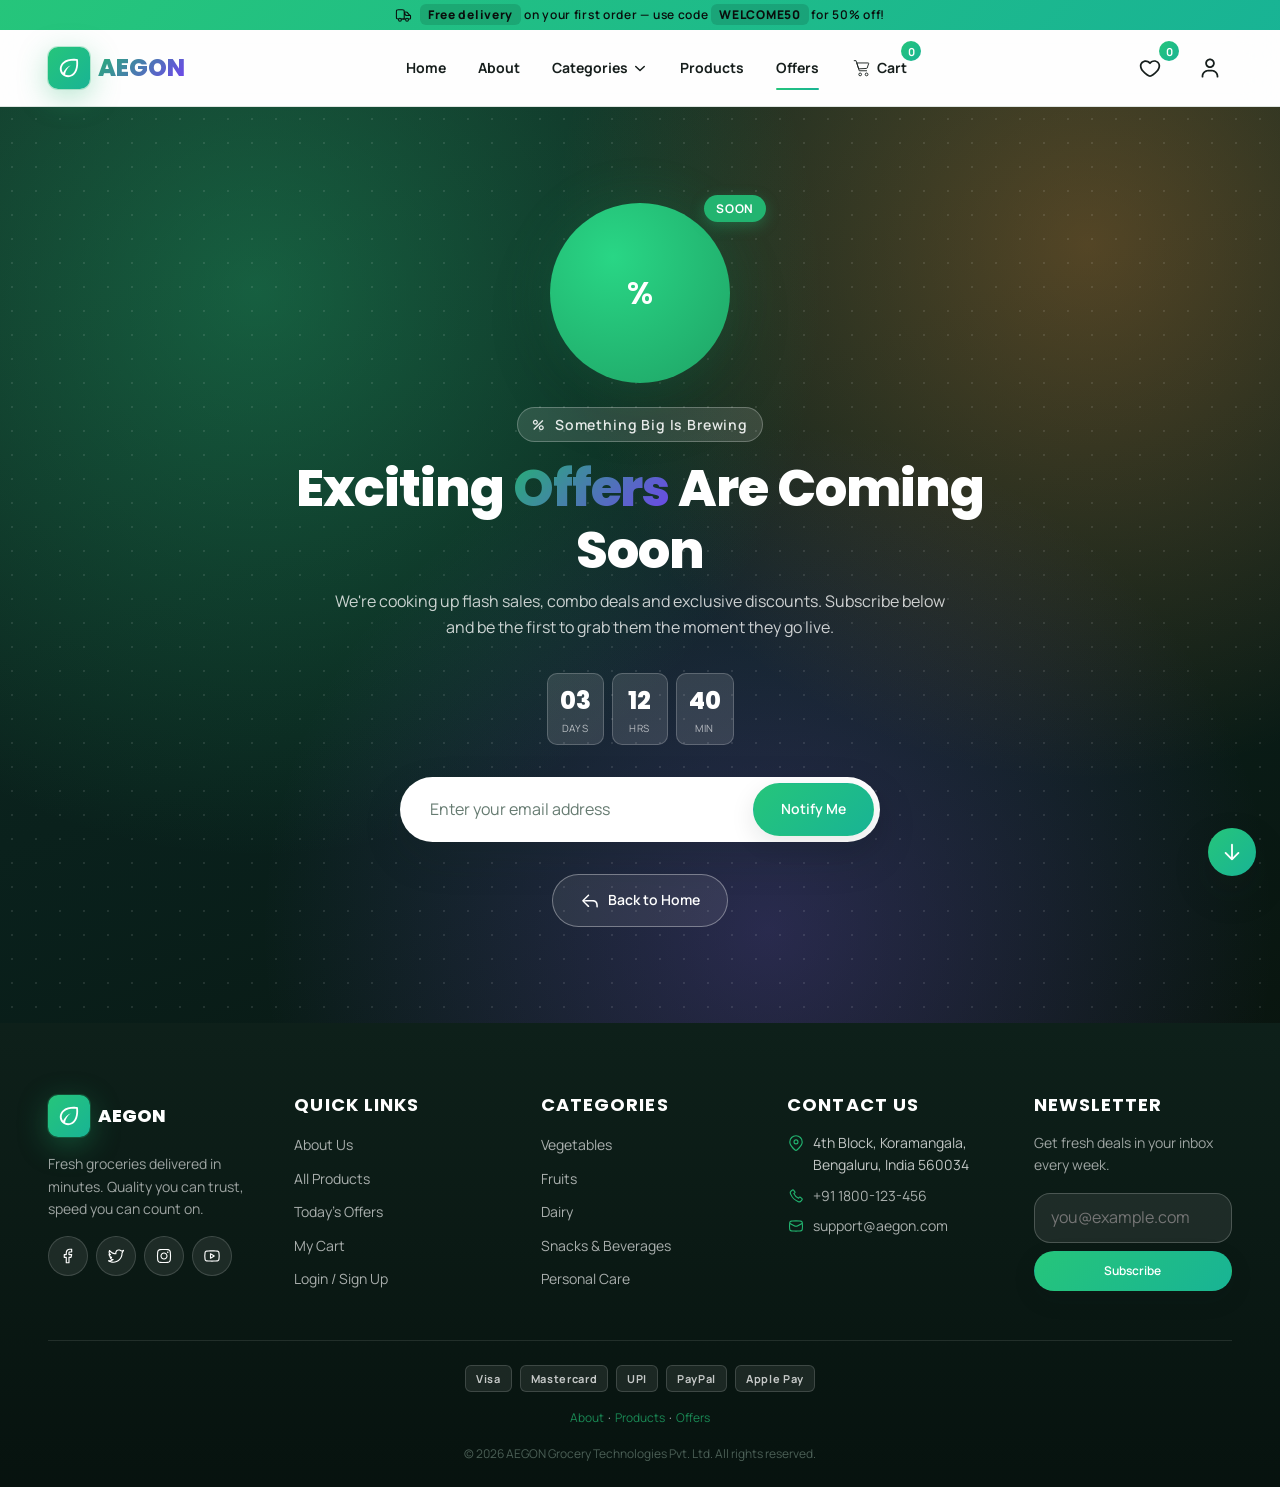
<file: pages/offers.html>
<!doctype html>
<html lang="en">
  <head>
    <meta charset="UTF-8" />
    <meta name="viewport" content="width=device-width, initial-scale=1.0" />
    <title>AEGON — Fresh Groceries, Delivered Fast</title>
    <!-- Favicon -->
    <link rel="icon" type="image/svg+xml" href="../assets/icons/favicon.svg" />

    <!-- CSS -->
    <link rel="stylesheet" href="../css/main.css" />

    <!-- JavaScript -->
    <script type="module" src="../js/main.js"></script>
  </head>
  <body>
    <!-- ***************************************************************************
                                       GLOBAL HEADER
       **************************************************************************** -->
    <!-- **************************************************************************
                               PROMOTIONAL ANNOUNCEMENT BANNER
       **************************************************************************** -->

    <div
      class="announcement__banner"
      role="note"
      aria-label="Promotional Announcement"
    >
      <p class="announcement-banner__message">
        <svg
          xmlns="http://www.w3.org/2000/svg"
          width="17"
          height="17"
          viewBox="0 0 24 24"
        >
          <path d="M0 0h24v24H0z" fill="none" />
          <g fill="none" stroke="currentColor" stroke-width="1.5">
            <circle cx="17" cy="18" r="2" />
            <circle cx="7" cy="18" r="2" />
            <path
              stroke-linecap="round"
              stroke-linejoin="round"
              d="M11 17h4M13.5 7h.943c1.31 0 1.966 0 2.521.315c.556.314.926.895 1.667 2.056c.52.814 1.064 1.406 1.831 1.931c.772.53 1.14.789 1.343 1.204c.195.398.195.869.195 1.811c0 1.243 0 1.864-.349 2.259l-.046.049c-.367.375-.946.375-2.102.375H19"
            />
            <path
              stroke-linecap="round"
              stroke-linejoin="round"
              d="m13 7l.994 2.486c.487 1.217.73 1.826 1.239 2.17c.508.344 1.163.344 2.475.344H21M4.87 17c-1.353 0-2.03 0-2.45-.44C2 16.122 2 15.415 2 14V7c0-1.414 0-2.121.42-2.56S3.517 4 4.87 4h5.26c1.353 0 2.03 0 2.45.44C13 4.878 13 5.585 13 7v10H8.696"
            />
          </g>
        </svg>
        <span>
          <strong>Free delivery</strong>&nbsp;on your first order &mdash; use
          code&nbsp;<strong>WELCOME50</strong>&nbsp;for 50% off!
        </span>
      </p>
    </div>

    <!-- ***************************************************************************
                                   GLOBAL HEADER NAVIGATION
       **************************************************************************** -->
    <header class="site-header">
      <input
        type="checkbox"
        id="nav-toggle"
        class="navbar__toggle-input"
        aria-hidden="true"
      />
      <div class="container navbar">
        <a href="../index.html" class="navbar__brand" aria-label="AEGON home">
          <span class="navbar__brand-mark" aria-hidden="true">
            <svg
              xmlns="http://www.w3.org/2000/svg"
              width="22"
              height="22"
              viewBox="0 0 24 24"
            >
              <path d="M0 0h24v24H0z" fill="none" />
              <path
                fill="currentColor"
                d="M20.89 2.3C20.47 2.22 10.42.55 5.07 5.9c-.71.71-1.33 1.54-1.85 2.47c-2.06 3.7-1.48 7.99 1.47 10.94C6.47 21.09 8.73 22 11.05 22c1.54 0 3.11-.4 4.58-1.22c.93-.52 1.76-1.14 2.47-1.85c5.35-5.35 3.67-15.39 3.6-15.82a.99.99 0 0 0-.81-.81m-4.2 15.22c-.58.58-1.26 1.09-2.03 1.51c-2.65 1.47-5.17 1.07-7 .04C8.3 15.1 10.73 11.35 14 9c-3.7 1.65-6.72 4.58-8.47 8.23c-1.43-1.85-2.29-4.78-.56-7.89c.43-.77.94-1.45 1.51-2.03c3.86-3.86 11.05-3.4 13.34-3.14c.26 2.29.72 9.48-3.14 13.34Z"
              />
            </svg>
          </span>
          <span class="navbar__brand-name"> AEGON </span>
        </a>

        <!-- ***************** PRIMARY NAVIGATION ***************** -->
        <nav class="navbar__menu" aria-label="Primary navigation">
          <a href="../index.html" class="navbar__link" aria-current="page">
            Home
          </a>
          <a href="./about.html" class="navbar__link"> About </a>

          <div class="mega-menu">
            <a href="./products.html" class="navbar__link" aria-haspopup="true">
              <span>Categories</span>
              <svg
                xmlns="http://www.w3.org/2000/svg"
                width="16"
                height="16"
                viewBox="0 0 16 16"
              >
                <path d="M0 0h16v16H0z" fill="none" />
                <path
                  fill="currentColor"
                  d="M3.2 5.74a.75.75 0 0 1 1.06-.04L8 9.227L11.74 5.7a.75.75 0 1 1 1.02 1.1l-4.25 4a.75.75 0 0 1-1.02 0l-4.25-4a.75.75 0 0 1-.04-1.06"
                />
              </svg>
            </a>

            <!-- ***************** CATEGORIES MENU ***************** -->
            <div class="mega-menu__panel">
              <!-- ******* FRESH PRODUCE ******* -->
              <section class="mega-menu__col">
                <h6 class="mega-menu__title">Fresh Produce</h6>
                <ul>
                  <li>
                    <a href="./products.html#vegetables"> Vegetables </a>
                  </li>
                  <li>
                    <a href="./products.html#fruits"> Fruits </a>
                  </li>
                  <li>
                    <a href="./products.html#groceries"> Groceries </a>
                  </li>
                </ul>
              </section>

              <!-- ******* DAIRY & BAKERY ******* -->
              <section class="mega-menu__col">
                <h6 class="mega-menu__title">Dairy &amp; Bakery</h6>
                <ul>
                  <li>
                    <a href="./products.html#dairy"> Dairy </a>
                  </li>
                  <li>
                    <a href="./products.html#bakery"> Bakery </a>
                  </li>
                  <li>
                    <a href="./products.html#frozen-foods"> Frozen Foods </a>
                  </li>
                </ul>
              </section>

              <!-- ******* SNACKS & MORE ******* -->
              <section class="mega-menu__col">
                <h6 class="mega-menu__title">Snacks &amp; More</h6>
                <ul>
                  <li>
                    <a href="./products.html#snacks"> Snacks </a>
                  </li>
                  <li>
                    <a href="./products.html#beverages"> Beverages </a>
                  </li>
                  <li>
                    <a href="./products.html#personal-care"> Personal Care </a>
                  </li>
                  <li>
                    <a href="./products.html#household"> Household </a>
                  </li>
                </ul>
              </section>
            </div>
          </div>

          <a href="./products.html" class="navbar__link"> Products </a>
          <a href="./offers.html" class="navbar__link is-active"> Offers </a>
          <a
            href="./cart.html"
            class="navbar__link navbar__cart"
            aria-label="Shopping cart"
          >
            <span class="navbar__cart-icon" aria-hidden="true">
              <svg
                xmlns="http://www.w3.org/2000/svg"
                width="1em"
                height="1em"
                viewBox="0 0 24 24"
              >
                <path d="M0 0h24v24H0z" fill="none" />
                <g fill="none" stroke="currentColor">
                  <circle cx="10" cy="19" r="1.5" />
                  <circle cx="17" cy="19" r="1.5" />
                  <path
                    stroke-linecap="round"
                    stroke-linejoin="round"
                    d="M3.5 4h2l3.504 11H17"
                  />
                  <path
                    stroke-linecap="round"
                    stroke-linejoin="round"
                    d="M8.224 12.5L6.3 6.5h12.507a.5.5 0 0 1 .475.658l-1.667 5a.5.5 0 0 1-.474.342z"
                  />
                </g>
              </svg>
            </span>
            <span class="navbar__cart-label">Cart</span>
            <span
              class="badge badge--gradient badge--cart"
              aria-label="Cart items"
            >
              <span data-cart-count>0</span>
            </span>
          </a>
        </nav>

        <!-- ***************** NAVBAR ACTIONS ***************** -->
        <div class="navbar__actions">
          <a
            href="../pages/wishlist.html"
            class="navbar__icon-btn navbar__wishlist-link"
            aria-label="Open wishlist"
            title="Wishlist"
          >
            <svg
              xmlns="http://www.w3.org/2000/svg"
              width="28"
              height="28"
              aria-hidden="true"
              viewBox="0 0 24 24"
            >
              <path d="M0 0h24v24H0z" fill="none" />
              <path
                fill="currentColor"
                fill-rule="evenodd"
                d="M3.25 10.03c0-2.7 2.37-4.78 5.15-4.78c1.433 0 2.695.672 3.6 1.542c.905-.87 2.166-1.542 3.6-1.542c2.78 0 5.15 2.08 5.15 4.78c0 1.85-.789 3.476-1.882 4.852c-1.09 1.372-2.518 2.537-3.884 3.484c-.523.362-1.05.695-1.534.941c-.453.231-.975.443-1.45.443s-.996-.212-1.45-.443a14 14 0 0 1-1.533-.941c-1.367-.947-2.794-2.112-3.885-3.484C4.039 13.506 3.25 11.88 3.25 10.03M8.4 6.75c-2.08 0-3.65 1.53-3.65 3.28c0 1.403.596 2.71 1.556 3.918c.962 1.21 2.257 2.279 3.565 3.185c.495.343.96.634 1.36.838c.428.218.676.279.769.279s.341-.061.77-.28a12 12 0 0 0 1.36-.837c1.307-.906 2.602-1.974 3.564-3.185c.96-1.208 1.556-2.515 1.556-3.918c0-1.75-1.57-3.28-3.65-3.28c-1.194 0-2.31.713-3.005 1.619a.75.75 0 0 1-1.19 0C10.71 7.463 9.595 6.75 8.4 6.75"
                clip-rule="evenodd"
              />
            </svg>

            <span
              class="badge badge--gradient badge--wishlist"
              aria-label="Wishlist items"
            >
              <span data-wishlist-count>0</span>
            </span>
          </a>

          <div class="navbar__user-menu">
            <button
              type="button"
              class="navbar__icon-btn"
              aria-label="Open account menu"
              aria-haspopup="true"
              aria-controls="account-menu"
            >
              <svg
                xmlns="http://www.w3.org/2000/svg"
                width="24"
                height="24"
                viewBox="0 0 640 640"
              >
                <path d="M0 0h640v640H0z" fill="none" />
                <path
                  fill="currentColor"
                  d="M240 192c0-44.2 35.8-80 80-80s80 35.8 80 80s-35.8 80-80 80s-80-35.8-80-80m208 0c0-70.7-57.3-128-128-128s-128 57.3-128 128s57.3 128 128 128s128-57.3 128-128M144 544c0-70.7 57.3-128 128-128h96c70.7 0 128 57.3 128 128v8c0 13.3 10.7 24 24 24s24-10.7 24-24v-8c0-97.2-78.8-176-176-176h-96c-97.2 0-176 78.8-176 176v8c0 13.3 10.7 24 24 24s24-10.7 24-24z"
                />
              </svg>
            </button>

            <div
              id="account-menu"
              class="navbar__user-menu-panel"
              data-account-panel
            >
              <a href="./login.html">
                <svg
                  xmlns="http://www.w3.org/2000/svg"
                  width="20"
                  height="20"
                  viewBox="0 0 640 640"
                >
                  <path d="M0 0h640v640H0z" fill="none" />
                  <path
                    fill="currentColor"
                    d="M240 192c0-44.2 35.8-80 80-80s80 35.8 80 80s-35.8 80-80 80s-80-35.8-80-80m208 0c0-70.7-57.3-128-128-128s-128 57.3-128 128s57.3 128 128 128s128-57.3 128-128M144 544c0-70.7 57.3-128 128-128h96c70.7 0 128 57.3 128 128v8c0 13.3 10.7 24 24 24s24-10.7 24-24v-8c0-97.2-78.8-176-176-176h-96c-97.2 0-176 78.8-176 176v8c0 13.3 10.7 24 24 24s24-10.7 24-24z"
                  />
                </svg>
                <span>Login</span>
              </a>

              <a href="./signup.html">
                <svg
                  xmlns="http://www.w3.org/2000/svg"
                  width="20"
                  height="20"
                  viewBox="0 0 640 640"
                >
                  <path d="M0 0h640v640H0z" fill="none" />
                  <path
                    fill="currentColor"
                    d="M240 192c0-44.2 35.8-80 80-80s80 35.8 80 80s-35.8 80-80 80s-80-35.8-80-80m208 0c0-70.7-57.3-128-128-128s-128 57.3-128 128s57.3 128 128 128s128-57.3 128-128M144 544c0-70.7 57.3-128 128-128h96c70.7 0 128 57.3 128 128v8c0 13.3 10.7 24 24 24s24-10.7 24-24v-8c0-97.2-78.8-176-176-176h-96c-97.2 0-176 78.8-176 176v8c0 13.3 10.7 24 24 24s24-10.7 24-24z"
                  />
                </svg>
                <span>Sign Up</span>
              </a>
            </div>
          </div>
        </div>

        <label for="nav-toggle" class="navbar__toggle" aria-label="Toggle menu">
          <svg
            class="icon-menu"
            aria-hidden="true"
            xmlns="http://www.w3.org/2000/svg"
            width="22"
            height="22"
            viewBox="0 0 24 24"
          >
            <path d="M0 0h24v24H0z" fill="none" />
            <path
              fill="none"
              stroke="currentColor"
              stroke-linecap="round"
              stroke-linejoin="round"
              stroke-width="2"
              d="M3 17h18M3 12h18M3 7h18"
            />
          </svg>
          <svg
            class="icon-close"
            aria-hidden="true"
            xmlns="http://www.w3.org/2000/svg"
            width="24"
            height="24"
            viewBox="0 0 24 24"
          >
            <path d="M0 0h24v24H0z" fill="none" />
            <path
              fill="none"
              stroke="currentColor"
              stroke-linecap="round"
              stroke-linejoin="round"
              stroke-width="2"
              d="m18 18l-6-6m0 0L6 6m6 6l6-6m-6 6l-6 6"
            />
          </svg>
        </label>
      </div>

      <!-- ***************************************************************************
                                  MOBILE NAVIGATION PANEL
       *************************************************************************** -->
      <nav
        class="navbar__mobile-panel container"
        aria-label="Mobile navigation"
      >
        <a href="../index.html" class="navbar__link" aria-current="page">
          Home
        </a>
        <a href="./about.html" class="navbar__link"> About </a>

        <div class="mega-menu">
          <a href="#" class="navbar__link" aria-haspopup="true">
            <span>Categories</span>
            <svg
              xmlns="http://www.w3.org/2000/svg"
              width="18"
              height="18"
              viewBox="0 0 16 16"
            >
              <path d="M0 0h16v16H0z" fill="none" />
              <path
                fill="currentColor"
                d="M3.2 5.74a.75.75 0 0 1 1.06-.04L8 9.227L11.74 5.7a.75.75 0 1 1 1.02 1.1l-4.25 4a.75.75 0 0 1-1.02 0l-4.25-4a.75.75 0 0 1-.04-1.06"
              />
            </svg>
          </a>

          <!-- ***************** CATEGORIES MENU ***************** -->
          <div class="mega-menu__panel">
            <!-- ======= FRESH PRODUCE ======= -->
            <section class="mega-menu__col">
              <h6 class="mega-menu__title">Fresh Produce</h6>
              <ul>
                <li>
                  <a href="./products.html#vegetables"> Vegetables </a>
                </li>
                <li>
                  <a href="./products.html#fruits"> Fruits </a>
                </li>
                <li>
                  <a href="./products.html#groceries"> Groceries </a>
                </li>
              </ul>
            </section>

            <!-- ******* DAIRY & BAKERY ******* -->
            <section class="mega-menu__col">
              <h6 class="mega-menu__title">Dairy &amp; Bakery</h6>
              <ul>
                <li>
                  <a href="./products.html#dairy"> Dairy </a>
                </li>
                <li>
                  <a href="./products.html#bakery"> Bakery </a>
                </li>
                <li>
                  <a href="./products.html#frozen-foods"> Frozen Foods </a>
                </li>
              </ul>
            </section>

            <!-- ******* SNACKS & MORE ******* -->
            <section class="mega-menu__col">
              <h6 class="mega-menu__title">Snacks &amp; More</h6>
              <ul>
                <li>
                  <a href="./products.html#snacks"> Snacks </a>
                </li>
                <li>
                  <a href="./products.html#beverages"> Beverages </a>
                </li>
                <li>
                  <a href="./products.html#personal-care"> Personal Care </a>
                </li>
                <li>
                  <a href="./products.html#household"> Household </a>
                </li>
              </ul>
            </section>
          </div>
        </div>

        <a href="./products.html" class="navbar__link"> Products </a>
        <a href="./offers.html" class="navbar__link is-active"> Offers </a>
        <a
          href="./cart.html"
          class="navbar__link navbar__cart"
          aria-label="Shopping cart"
        >
          <span class="navbar__cart-icon" aria-hidden="true">
            <svg
              xmlns="http://www.w3.org/2000/svg"
              width="1em"
              height="1em"
              viewBox="0 0 24 24"
            >
              <path d="M0 0h24v24H0z" fill="none" />
              <g fill="none" stroke="currentColor">
                <circle cx="10" cy="19" r="1.5" />
                <circle cx="17" cy="19" r="1.5" />
                <path
                  stroke-linecap="round"
                  stroke-linejoin="round"
                  d="M3.5 4h2l3.504 11H17"
                />
                <path
                  stroke-linecap="round"
                  stroke-linejoin="round"
                  d="M8.224 12.5L6.3 6.5h12.507a.5.5 0 0 1 .475.658l-1.667 5a.5.5 0 0 1-.474.342z"
                />
              </g>
            </svg>
          </span>
          <span class="navbar__cart-label">Cart</span>
          <span
            class="badge badge--gradient badge--cart"
            aria-label="Cart items"
          >
            <span data-cart-count>0</span>
          </span>
        </a>
      </nav>
    </header>

    <!-- ************************************************************************
                                           OFFERS
       ************************************************************************* -->
    <main>
      <section class="offers" aria-labelledby="offers-title">
        <div class="container">
          <div class="offers__content">
            <!-- Offer Status -->
            <div class="offers-status">
              <div class="offers-status__icon">
                <span aria-hidden="true">%</span>
              </div>

              <span class="offers-status__badge"> SOON </span>
            </div>

            <!-- Intro -->
            <div class="offers-intro">
              <div
                class="hero__eyebrow"
                style="
                  background: hsla(0, 0%, 100%, 0.12);
                  border: 1px solid hsla(0, 0%, 100%, 0.25);
                "
              >
                <span class="offers-eyebrow__icon" aria-hidden="true"> % </span>
                <span> Something Big Is Brewing </span>
              </div>

              <div>
                <h1 id="offers-title" class="offers-title">
                  Exciting
                  <span class="offers-title__gradient"> Offers </span>
                  Are Coming Soon
                </h1>

                <p class="offers-description">
                  We're cooking up flash sales, combo deals and exclusive
                  discounts. Subscribe below and be the first to grab them the
                  moment they go live.
                </p>
              </div>
            </div>

            <!-- Countdown -->
            <div
              class="countdown"
              style="color: var(--color-white); margin-block: var(--space-lg)"
              role="timer"
              aria-label="Launch countdown: 3 days, 12 hours, and 40 minutes remaining"
            >
              <div class="countdown__unit">
                <span class="countdown__num">03</span
                ><span class="countdown__label">days</span>
              </div>
              <div class="countdown__unit">
                <span class="countdown__num">12</span
                ><span class="countdown__label">hrs</span>
              </div>
              <div class="countdown__unit">
                <span class="countdown__num">40</span
                ><span class="countdown__label">min</span>
              </div>
            </div>

            <!-- Notification Form -->
            <form class="offers-notify" data-notify-form>
              <label class="sr-only" for="offer-email"> Email address </label>

              <input
                id="offer-email"
                class="offers-notify__input"
                type="email"
                name="email"
                placeholder="Enter your email address"
                autocomplete="email"
                required
              />

              <button class="btn btn--primary" type="submit">
                Notify Me
              </button>
            </form>

            <p
              class="offers-notify__message"
              data-notify-message
              aria-live="polite"
            ></p>

            <!-- Back Home -->
            <a
              href="../index.html"
              class="btn btn--outline-light"
              style="margin-top: var(--space-lg)"
            >
              <svg
                xmlns="http://www.w3.org/2000/svg"
                width="1em"
                height="1em"
                viewBox="0 0 56 56"
              >
                <path d="M0 0h56v56H0z" fill="none" />
                <path
                  fill="currentColor"
                  d="M47.793 46.445c1.242 0 1.804-.797 2.016-1.758c.14-.703.187-1.874.187-3.234c0-11.344-4.524-16.219-15.656-16.219H17.98l-5.742.328l7.875-7.218l5.203-5.297c.375-.375.586-.914.586-1.477c0-1.172-.914-2.015-2.062-2.015c-.563 0-1.055.187-1.594.703L6.73 25.75c-.468.445-.726 1.008-.726 1.57c0 .586.258 1.125.726 1.594l15.586 15.54c.469.444.961.655 1.524.655c1.148 0 2.062-.843 2.062-2.015c0-.563-.21-1.125-.586-1.5l-5.203-5.297l-7.898-7.219l5.765.352h16.15c8.625 0 11.625 3.539 11.625 12.234c0 1.102-.047 1.875-.047 2.695c0 1.243.867 2.086 2.086 2.086"
                />
              </svg>
              Back to Home
            </a>
          </div>
        </div>
      </section>
    </main>

    <!-- ************************************************************************
                                        GLOBAL FOOTER
       ************************************************************************* -->
    <footer class="site-footer">
      <div class="container footer-grid">
        <div class="footer-col">
          <a
            href="../index.html"
            class="navbar__brand"
            aria-label="AEGON home"
            style="
              color: var(--color-white);
              margin-bottom: var(--space-sm);
              display: inline-flex;
            "
          >
            <span class="navbar__brand-mark" aria-hidden="true">
              <svg
                xmlns="http://www.w3.org/2000/svg"
                width="22"
                height="22"
                viewBox="0 0 24 24"
              >
                <path d="M0 0h24v24H0z" fill="none" />
                <path
                  fill="currentColor"
                  d="M20.89 2.3C20.47 2.22 10.42.55 5.07 5.9c-.71.71-1.33 1.54-1.85 2.47c-2.06 3.7-1.48 7.99 1.47 10.94C6.47 21.09 8.73 22 11.05 22c1.54 0 3.11-.4 4.58-1.22c.93-.52 1.76-1.14 2.47-1.85c5.35-5.35 3.67-15.39 3.6-15.82a.99.99 0 0 0-.81-.81m-4.2 15.22c-.58.58-1.26 1.09-2.03 1.51c-2.65 1.47-5.17 1.07-7 .04C8.3 15.1 10.73 11.35 14 9c-3.7 1.65-6.72 4.58-8.47 8.23c-1.43-1.85-2.29-4.78-.56-7.89c.43-.77.94-1.45 1.51-2.03c3.86-3.86 11.05-3.4 13.34-3.14c.26 2.29.72 9.48-3.14 13.34Z"
                />
              </svg>
            </span>
            <span class="logo-text"> AEGON </span>
          </a>
          <p>
            Fresh groceries delivered in minutes. Quality you can trust, speed
            you can count on.
          </p>
          <div class="footer-social">
            <a href="#" aria-label="AEGON on Facebook"
              ><img
                src="../assets/icons/facebook-outline.svg"
                width="18"
                height="18"
                alt=""
                aria-hidden="true"
            /></a>
            <a href="#" aria-label="AEGON on Twitter"
              ><img
                src="../assets/icons/twitter-outline.svg"
                width="18"
                height="18"
                alt=""
                aria-hidden="true"
            /></a>
            <a href="#" aria-label="AEGON on Instagram"
              ><img
                src="../assets/icons/instagram-outline.svg"
                width="18"
                height="18"
                alt=""
                aria-hidden="true"
            /></a>
            <a href="#" aria-label="AEGON on YouTube"
              ><img
                src="../assets/icons/youtube-outline.svg"
                width="18"
                height="18"
                alt=""
                aria-hidden="true"
            /></a>
          </div>
        </div>

        <nav class="footer-col" aria-label="Quick links">
          <h6>Quick Links</h6>
          <ul>
            <li><a href="./about.html">About Us</a></li>
            <li><a href="./products.html">All Products</a></li>
            <li><a href="./offers.html">Today's Offers</a></li>
            <li><a href="">My Cart</a></li>
            <li><a href="./login.html">Login / Sign Up</a></li>
          </ul>
        </nav>

        <nav class="footer-col" aria-label="Categories">
          <h6>Categories</h6>
          <ul>
            <li><a href="./products.html">Vegetables</a></li>
            <li><a href="./products.html#fruits">Fruits</a></li>
            <li><a href="./products.html#dairy">Dairy</a></li>
            <li><a href="./products.html#snacks">Snacks &amp; Beverages</a></li>
            <li><a href="./products.html#personal-care">Personal Care</a></li>
          </ul>
        </nav>

        <div class="footer-col">
          <h6>Contact Us</h6>
          <address
            style="
              font-style: normal;
              display: flex;
              flex-direction: column;
              gap: var(--space-2xs);
            "
          >
            <div class="footer-contact-item">
              <svg
                xmlns="http://www.w3.org/2000/svg"
                width="18"
                height="18"
                aria-hidden="true"
                viewBox="0 0 16 16"
              >
                <path d="M0 0h16v16H0z" fill="none" />
                <path
                  fill="currentColor"
                  d="M8 1a6 6 0 0 1 6 6c0 2.874-3.097 6.016-4.84 7.558c-.67.59-1.65.59-2.32 0C5.098 13.016 2 9.874 2 7a6 6 0 0 1 6-6m0 1a5 5 0 0 0-5 5c0 1.108.614 2.395 1.57 3.683c.933 1.258 2.087 2.377 2.934 3.126c.29.256.702.256.992 0c.847-.749 2-1.867 2.935-3.126C12.386 9.395 13 8.108 13 7a5 5 0 0 0-5-5m0 2.75a2.25 2.25 0 1 1 0 4.5a2.25 2.25 0 0 1 0-4.5m0 1a1.25 1.25 0 1 0 0 2.5a1.25 1.25 0 0 0 0-2.5"
                />
              </svg>
              <span>4th Block, Koramangala, Bengaluru, India 560034</span>
            </div>
            <div class="footer-contact-item">
              <svg
                xmlns="http://www.w3.org/2000/svg"
                width="1em"
                height="1em"
                aria-hidden="true"
                viewBox="0 0 24 24"
              >
                <path d="M0 0h24v24H0z" fill="none" />
                <path
                  fill="currentColor"
                  fill-rule="evenodd"
                  d="M5.84 9.856a17.22 17.22 0 0 0 8.922 8.663l.012.005l.764.34a2.25 2.25 0 0 0 2.74-.737l1.274-1.763a.25.25 0 0 0-.046-.341l-2.224-1.795a.25.25 0 0 0-.358.046l-.866 1.168a.75.75 0 0 1-.912.237a13.4 13.4 0 0 1-6.67-6.67a.75.75 0 0 1 .237-.912L9.88 7.23a.25.25 0 0 0 .046-.358L8.132 4.648a.25.25 0 0 0-.341-.046l-1.773 1.28a2.25 2.25 0 0 0-.732 2.756zm8.33 10.041a18.72 18.72 0 0 1-9.693-9.416l-.002-.002l-.554-1.22A3.75 3.75 0 0 1 5.14 4.666l1.773-1.28a1.75 1.75 0 0 1 2.386.32l1.795 2.225a1.75 1.75 0 0 1-.32 2.505l-.67.496a11.9 11.9 0 0 0 5.118 5.118l.497-.67a1.75 1.75 0 0 1 2.504-.32l2.225 1.795a1.75 1.75 0 0 1 .32 2.387l-1.274 1.764a3.75 3.75 0 0 1-4.566 1.229z"
                  clip-rule="evenodd"
                />
              </svg>

              <a href="tel:+911800123456">+91 1800-123-456</a>
            </div>
            <div class="footer-contact-item">
              <svg
                xmlns="http://www.w3.org/2000/svg"
                width="1em"
                height="1em"
                aria-hidden="true"
                viewBox="0 0 24 24"
              >
                <path d="M0 0h24v24H0z" fill="none" />
                <path
                  fill="currentColor"
                  fill-rule="evenodd"
                  d="M2.804 8.353c-.28 2.603-.268 5.605.122 8.198a3.14 3.14 0 0 0 2.831 2.66l1.51.13c3.15.274 6.316.274 9.466 0l1.51-.13a3.14 3.14 0 0 0 2.831-2.66c.39-2.593.402-5.595.122-8.198a30 30 0 0 0-.122-.904a3.14 3.14 0 0 0-2.831-2.66l-1.51-.13a54.7 54.7 0 0 0-9.465 0l-1.51.13a3.14 3.14 0 0 0-2.832 2.66q-.068.452-.122.904m4.593-2.2a53 53 0 0 1 9.205 0l1.51.131a1.64 1.64 0 0 1 1.479 1.389l.034.233l-5.561 3.09a4.25 4.25 0 0 1-4.128 0l-5.561-3.09l.034-.233a1.64 1.64 0 0 1 1.478-1.389zM19.808 9.52a29 29 0 0 1-.217 6.807a1.64 1.64 0 0 1-1.478 1.389l-1.51.131a53 53 0 0 1-9.206 0l-1.51-.131a1.64 1.64 0 0 1-1.478-1.389a29 29 0 0 1-.218-6.807l5.016 2.787a5.75 5.75 0 0 0 5.585 0z"
                  clip-rule="evenodd"
                />
              </svg>

              <a href="mailto:support@aegon.com">support@aegon.com</a>
            </div>
          </address>
        </div>

        <div class="footer-col">
          <h6>Newsletter</h6>
          <p>Get fresh deals in your inbox every week.</p>
          <form
            action="#"
            method="get"
            style="
              margin-top: var(--space-sm);
              display: flex;
              flex-direction: column;
              gap: var(--space-2xs);
            "
          >
            <label for="footer-email" class="sr-only">Email address</label>
            <input
              type="email"
              id="footer-email"
              name="email"
              placeholder="you@example.com"
              style="
                padding: 0.7rem var(--space-sm);
                border-radius: var(--radius-md);
                background: hsla(0, 0%, 100%, 0.08);
                border: 1px solid hsla(0, 0%, 100%, 0.2);
                color: var(--color-white);
              "
              required
            />
            <button type="submit" class="btn btn--primary btn--sm">
              Subscribe
            </button>
          </form>
        </div>
      </div>

      <div class="container footer-bottom">
        <div class="payment-icons" aria-label="Accepted payment methods">
          <span>Visa</span><span>Mastercard</span><span>UPI</span
          ><span>PayPal</span><span>Apple Pay</span>
        </div>
        <nav aria-label="Legal">
          <a href="./about.html">About</a> &nbsp;&middot;&nbsp;
          <a href="./products.html">Products</a> &nbsp;&middot;&nbsp;
          <a href="./offers.html">Offers</a>
        </nav>
        <p>
          &copy; 2026 AEGON Grocery Technologies Pvt. Ltd. All rights reserved.
        </p>
      </div>
    </footer>

    <!-- Scroll Button -->
    <a href="#" class="back-to-top" aria-label="Back to top">
      <svg
        class="back-to-top__icon"
        xmlns="http://www.w3.org/2000/svg"
        width="22"
        height="22"
        aria-hidden="true"
        viewBox="0 0 24 24"
      >
        <path d="M0 0h24v24H0z" fill="none" />
        <path
          class="back-to-top__arrow"
          fill="none"
          stroke="currentColor"
          stroke-linecap="round"
          stroke-linejoin="round"
          stroke-width="2"
          d="M12 20V4m-7 7l7-7l7 7"
        />
      </svg>
    </a>
  </body>
</html>
</file>
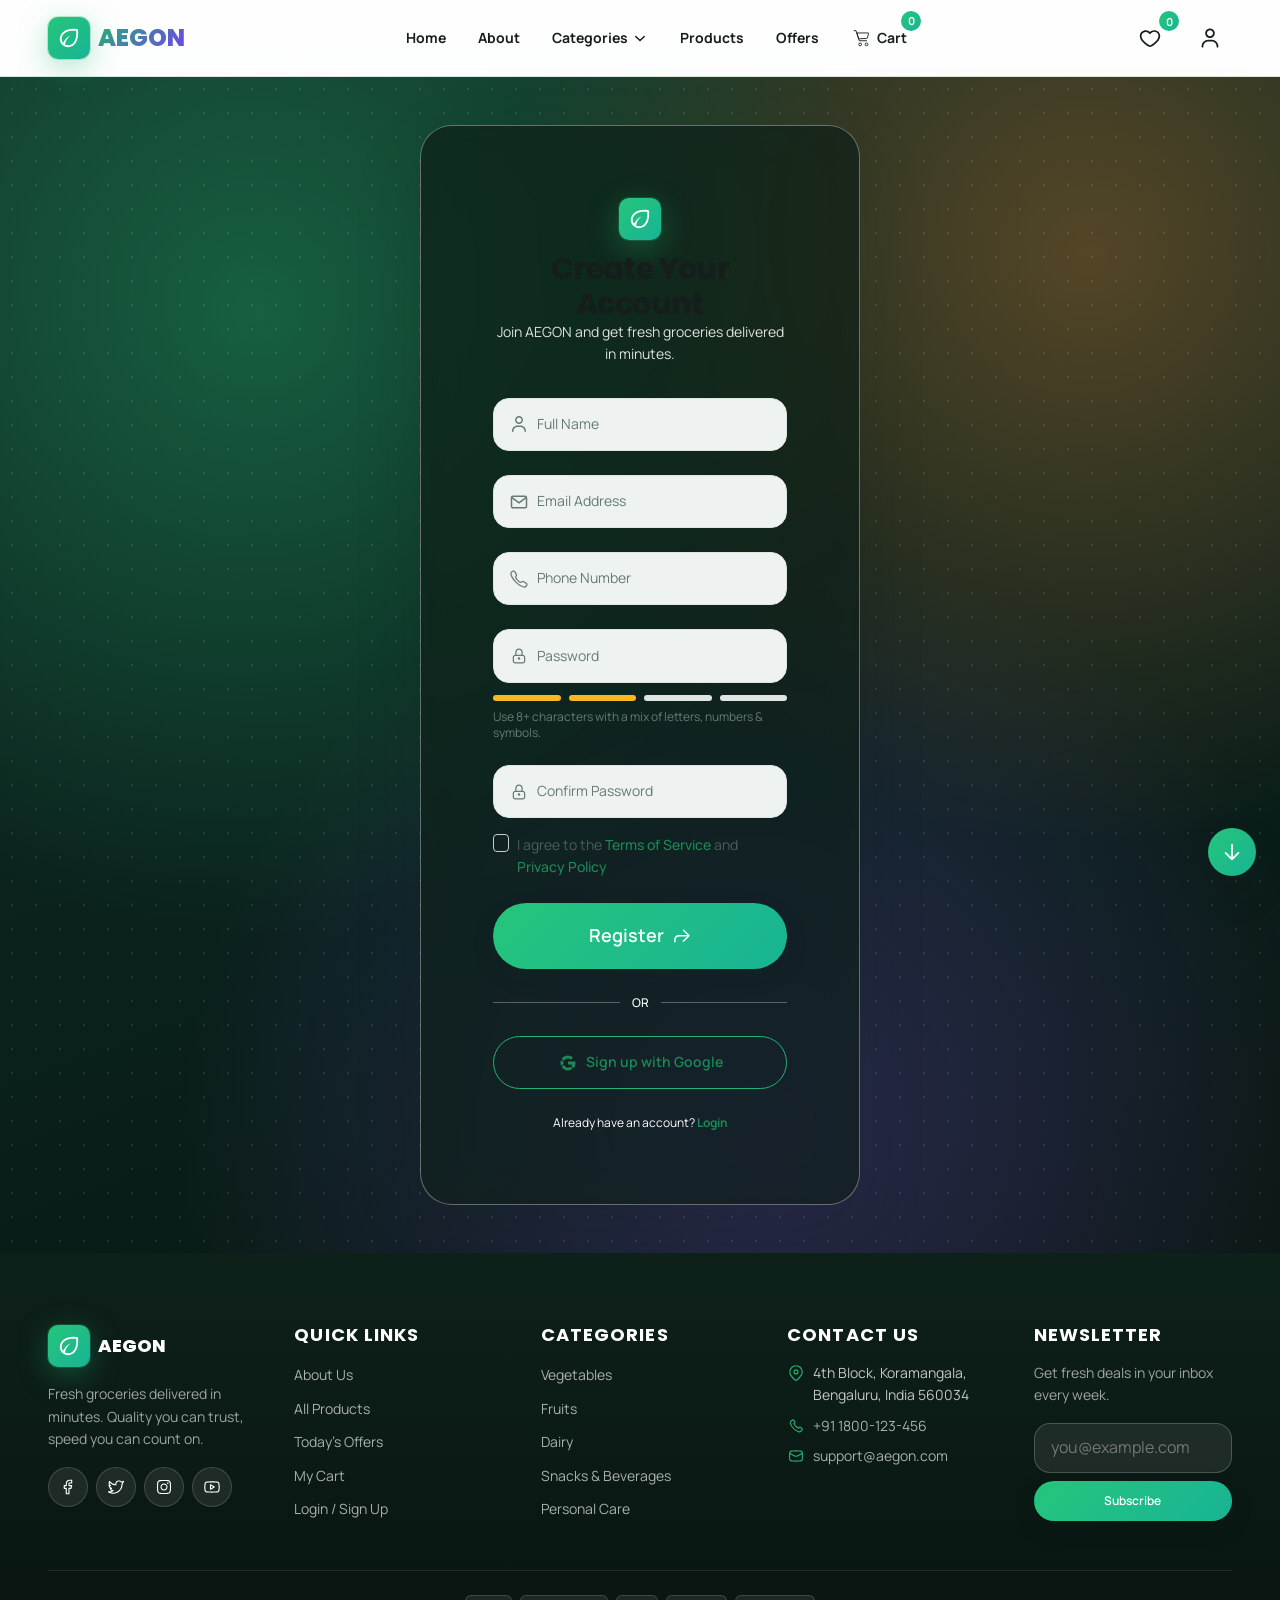
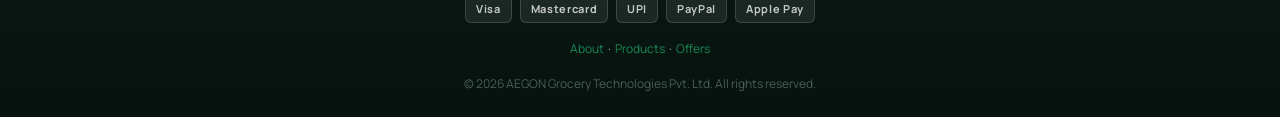
<file: pages/signup.html>
<!doctype html>
<html lang="en">
  <head>
    <meta charset="UTF-8" />
    <meta name="viewport" content="width=device-width, initial-scale=1.0" />
    <title>AEGON — Fresh Groceries, Delivered Fast</title>
    <!-- Favicon -->
    <link rel="icon" type="image/svg+xml" href="../assets/icons/favicon.svg" />

    <!-- CSS -->
    <link rel="stylesheet" href="../css/main.css" />

    <!-- JavaScript -->
    <script type="module" src="../js/main.js"></script>
  </head>
  <body>
    <!-- ***************************************************************************
                                   GLOBAL HEADER NAVIGATION
       **************************************************************************** -->
    <header class="site-header">
      <input
        type="checkbox"
        id="nav-toggle"
        class="navbar__toggle-input"
        aria-hidden="true"
      />
      <div class="container navbar">
        <a href="../index.html" class="navbar__brand" aria-label="AEGON home">
          <span class="navbar__brand-mark" aria-hidden="true">
            <svg
              xmlns="http://www.w3.org/2000/svg"
              width="22"
              height="22"
              viewBox="0 0 24 24"
            >
              <path d="M0 0h24v24H0z" fill="none" />
              <path
                fill="currentColor"
                d="M20.89 2.3C20.47 2.22 10.42.55 5.07 5.9c-.71.71-1.33 1.54-1.85 2.47c-2.06 3.7-1.48 7.99 1.47 10.94C6.47 21.09 8.73 22 11.05 22c1.54 0 3.11-.4 4.58-1.22c.93-.52 1.76-1.14 2.47-1.85c5.35-5.35 3.67-15.39 3.6-15.82a.99.99 0 0 0-.81-.81m-4.2 15.22c-.58.58-1.26 1.09-2.03 1.51c-2.65 1.47-5.17 1.07-7 .04C8.3 15.1 10.73 11.35 14 9c-3.7 1.65-6.72 4.58-8.47 8.23c-1.43-1.85-2.29-4.78-.56-7.89c.43-.77.94-1.45 1.51-2.03c3.86-3.86 11.05-3.4 13.34-3.14c.26 2.29.72 9.48-3.14 13.34Z"
              />
            </svg>
          </span>
          <span class="navbar__brand-name"> AEGON </span>
        </a>

        <!-- ***************** PRIMARY NAVIGATION ***************** -->
        <nav class="navbar__menu" aria-label="Primary navigation">
          <a href="../index.html" class="navbar__link" aria-current="page">
            Home
          </a>
          <a href="./about.html" class="navbar__link"> About </a>

          <div class="mega-menu">
            <a href="./products.html" class="navbar__link" aria-haspopup="true">
              <span>Categories</span>
              <svg
                xmlns="http://www.w3.org/2000/svg"
                width="16"
                height="16"
                viewBox="0 0 16 16"
              >
                <path d="M0 0h16v16H0z" fill="none" />
                <path
                  fill="currentColor"
                  d="M3.2 5.74a.75.75 0 0 1 1.06-.04L8 9.227L11.74 5.7a.75.75 0 1 1 1.02 1.1l-4.25 4a.75.75 0 0 1-1.02 0l-4.25-4a.75.75 0 0 1-.04-1.06"
                />
              </svg>
            </a>

            <!-- ***************** CATEGORIES MENU ***************** -->
            <div class="mega-menu__panel">
              <!-- ******* FRESH PRODUCE ******* -->
              <section class="mega-menu__col">
                <h6 class="mega-menu__title">Fresh Produce</h6>
                <ul>
                  <li>
                    <a href="./products.html#vegetables"> Vegetables </a>
                  </li>
                  <li>
                    <a href="./products.html#fruits"> Fruits </a>
                  </li>
                  <li>
                    <a href="./products.html#groceries"> Groceries </a>
                  </li>
                </ul>
              </section>

              <!-- ******* DAIRY & BAKERY ******* -->
              <section class="mega-menu__col">
                <h6 class="mega-menu__title">Dairy &amp; Bakery</h6>
                <ul>
                  <li>
                    <a href="./products.html#dairy"> Dairy </a>
                  </li>
                  <li>
                    <a href="./products.html#bakery"> Bakery </a>
                  </li>
                  <li>
                    <a href="./products.html#frozen-foods"> Frozen Foods </a>
                  </li>
                </ul>
              </section>

              <!-- ******* SNACKS & MORE ******* -->
              <section class="mega-menu__col">
                <h6 class="mega-menu__title">Snacks &amp; More</h6>
                <ul>
                  <li>
                    <a href="./products.html#snacks"> Snacks </a>
                  </li>
                  <li>
                    <a href="./products.html#beverages"> Beverages </a>
                  </li>
                  <li>
                    <a href="./products.html#personal-care"> Personal Care </a>
                  </li>
                  <li>
                    <a href="./products.html#household"> Household </a>
                  </li>
                </ul>
              </section>
            </div>
          </div>

          <a href="./products.html" class="navbar__link"> Products </a>
          <a href="./offers.html" class="navbar__link"> Offers </a>
          <a
            href="./cart.html"
            class="navbar__link navbar__cart"
            aria-label="Shopping cart"
          >
            <span class="navbar__cart-icon" aria-hidden="true">
              <svg
                xmlns="http://www.w3.org/2000/svg"
                width="1em"
                height="1em"
                viewBox="0 0 24 24"
              >
                <path d="M0 0h24v24H0z" fill="none" />
                <g fill="none" stroke="currentColor">
                  <circle cx="10" cy="19" r="1.5" />
                  <circle cx="17" cy="19" r="1.5" />
                  <path
                    stroke-linecap="round"
                    stroke-linejoin="round"
                    d="M3.5 4h2l3.504 11H17"
                  />
                  <path
                    stroke-linecap="round"
                    stroke-linejoin="round"
                    d="M8.224 12.5L6.3 6.5h12.507a.5.5 0 0 1 .475.658l-1.667 5a.5.5 0 0 1-.474.342z"
                  />
                </g>
              </svg>
            </span>
            <span class="navbar__cart-label"> Cart </span>
            <span
              class="badge badge--gradient badge--cart"
              aria-label="Cart items"
            >
              <span data-cart-count>0</span>
            </span>
          </a>
        </nav>

        <!-- ***************** NAVBAR ACTIONS ***************** -->
        <div class="navbar__actions">
          <a
            href="../pages/wishlist.html"
            class="navbar__icon-btn navbar__wishlist-link"
            aria-label="Open wishlist"
            title="Wishlist"
          >
            <svg
              xmlns="http://www.w3.org/2000/svg"
              width="28"
              height="28"
              aria-hidden="true"
              viewBox="0 0 24 24"
            >
              <path d="M0 0h24v24H0z" fill="none" />
              <path
                fill="currentColor"
                fill-rule="evenodd"
                d="M3.25 10.03c0-2.7 2.37-4.78 5.15-4.78c1.433 0 2.695.672 3.6 1.542c.905-.87 2.166-1.542 3.6-1.542c2.78 0 5.15 2.08 5.15 4.78c0 1.85-.789 3.476-1.882 4.852c-1.09 1.372-2.518 2.537-3.884 3.484c-.523.362-1.05.695-1.534.941c-.453.231-.975.443-1.45.443s-.996-.212-1.45-.443a14 14 0 0 1-1.533-.941c-1.367-.947-2.794-2.112-3.885-3.484C4.039 13.506 3.25 11.88 3.25 10.03M8.4 6.75c-2.08 0-3.65 1.53-3.65 3.28c0 1.403.596 2.71 1.556 3.918c.962 1.21 2.257 2.279 3.565 3.185c.495.343.96.634 1.36.838c.428.218.676.279.769.279s.341-.061.77-.28a12 12 0 0 0 1.36-.837c1.307-.906 2.602-1.974 3.564-3.185c.96-1.208 1.556-2.515 1.556-3.918c0-1.75-1.57-3.28-3.65-3.28c-1.194 0-2.31.713-3.005 1.619a.75.75 0 0 1-1.19 0C10.71 7.463 9.595 6.75 8.4 6.75"
                clip-rule="evenodd"
              />
            </svg>

            <span
              class="badge badge--gradient badge--wishlist"
              aria-label="Wishlist items"
            >
              <span data-wishlist-count>0</span>
            </span>
          </a>

          <div class="navbar__user-menu">
            <button
              type="button"
              class="navbar__icon-btn"
              aria-label="Open account menu"
              aria-haspopup="true"
              aria-controls="account-menu"
            >
              <svg
                xmlns="http://www.w3.org/2000/svg"
                width="24"
                height="24"
                viewBox="0 0 640 640"
              >
                <path d="M0 0h640v640H0z" fill="none" />
                <path
                  fill="currentColor"
                  d="M240 192c0-44.2 35.8-80 80-80s80 35.8 80 80s-35.8 80-80 80s-80-35.8-80-80m208 0c0-70.7-57.3-128-128-128s-128 57.3-128 128s57.3 128 128 128s128-57.3 128-128M144 544c0-70.7 57.3-128 128-128h96c70.7 0 128 57.3 128 128v8c0 13.3 10.7 24 24 24s24-10.7 24-24v-8c0-97.2-78.8-176-176-176h-96c-97.2 0-176 78.8-176 176v8c0 13.3 10.7 24 24 24s24-10.7 24-24z"
                />
              </svg>
            </button>

            <div
              id="account-menu"
              class="navbar__user-menu-panel"
              data-account-panel
            >
              <a href="./login.html">
                <svg
                  xmlns="http://www.w3.org/2000/svg"
                  width="20"
                  height="20"
                  viewBox="0 0 640 640"
                >
                  <path d="M0 0h640v640H0z" fill="none" />
                  <path
                    fill="currentColor"
                    d="M240 192c0-44.2 35.8-80 80-80s80 35.8 80 80s-35.8 80-80 80s-80-35.8-80-80m208 0c0-70.7-57.3-128-128-128s-128 57.3-128 128s57.3 128 128 128s128-57.3 128-128M144 544c0-70.7 57.3-128 128-128h96c70.7 0 128 57.3 128 128v8c0 13.3 10.7 24 24 24s24-10.7 24-24v-8c0-97.2-78.8-176-176-176h-96c-97.2 0-176 78.8-176 176v8c0 13.3 10.7 24 24 24s24-10.7 24-24z"
                  />
                </svg>
                <span>Login</span>
              </a>

              <a href="signup.html">
                <svg
                  xmlns="http://www.w3.org/2000/svg"
                  width="20"
                  height="20"
                  viewBox="0 0 640 640"
                >
                  <path d="M0 0h640v640H0z" fill="none" />
                  <path
                    fill="currentColor"
                    d="M240 192c0-44.2 35.8-80 80-80s80 35.8 80 80s-35.8 80-80 80s-80-35.8-80-80m208 0c0-70.7-57.3-128-128-128s-128 57.3-128 128s57.3 128 128 128s128-57.3 128-128M144 544c0-70.7 57.3-128 128-128h96c70.7 0 128 57.3 128 128v8c0 13.3 10.7 24 24 24s24-10.7 24-24v-8c0-97.2-78.8-176-176-176h-96c-97.2 0-176 78.8-176 176v8c0 13.3 10.7 24 24 24s24-10.7 24-24z"
                  />
                </svg>
                <span>Sign Up</span>
              </a>
            </div>
          </div>
        </div>

        <label for="nav-toggle" class="navbar__toggle" aria-label="Toggle menu">
          <svg
            class="icon-menu"
            aria-hidden="true"
            xmlns="http://www.w3.org/2000/svg"
            width="22"
            height="22"
            viewBox="0 0 24 24"
          >
            <path d="M0 0h24v24H0z" fill="none" />
            <path
              fill="none"
              stroke="currentColor"
              stroke-linecap="round"
              stroke-linejoin="round"
              stroke-width="2"
              d="M3 17h18M3 12h18M3 7h18"
            />
          </svg>
          <svg
            class="icon-close"
            aria-hidden="true"
            xmlns="http://www.w3.org/2000/svg"
            width="24"
            height="24"
            viewBox="0 0 24 24"
          >
            <path d="M0 0h24v24H0z" fill="none" />
            <path
              fill="none"
              stroke="currentColor"
              stroke-linecap="round"
              stroke-linejoin="round"
              stroke-width="2"
              d="m18 18l-6-6m0 0L6 6m6 6l6-6m-6 6l-6 6"
            />
          </svg>
        </label>
      </div>

      <!-- ***************************************************************************
                                  MOBILE NAVIGATION PANEL
       *************************************************************************** -->
      <nav
        class="navbar__mobile-panel container"
        aria-label="Mobile navigation"
      >
        <a href="../index.html" class="navbar__link" aria-current="page">
          Home
        </a>
        <a href="./about.html" class="navbar__link"> About </a>

        <div class="mega-menu">
          <a href="#" class="navbar__link" aria-haspopup="true">
            <span>Categories</span>
            <svg
              xmlns="http://www.w3.org/2000/svg"
              width="18"
              height="18"
              viewBox="0 0 16 16"
            >
              <path d="M0 0h16v16H0z" fill="none" />
              <path
                fill="currentColor"
                d="M3.2 5.74a.75.75 0 0 1 1.06-.04L8 9.227L11.74 5.7a.75.75 0 1 1 1.02 1.1l-4.25 4a.75.75 0 0 1-1.02 0l-4.25-4a.75.75 0 0 1-.04-1.06"
              />
            </svg>
          </a>

          <!-- ***************** CATEGORIES MENU ***************** -->
          <div class="mega-menu__panel">
            <!-- ======= FRESH PRODUCE ======= -->
            <section class="mega-menu__col">
              <h6 class="mega-menu__title">Fresh Produce</h6>
              <ul>
                <li>
                  <a href="./products.html#vegetables"> Vegetables </a>
                </li>
                <li>
                  <a href="./products.html#fruits"> Fruits </a>
                </li>
                <li>
                  <a href="./products.html#groceries"> Groceries </a>
                </li>
              </ul>
            </section>

            <!-- ******* DAIRY & BAKERY ******* -->
            <section class="mega-menu__col">
              <h6 class="mega-menu__title">Dairy &amp; Bakery</h6>
              <ul>
                <li>
                  <a href="./products.html#dairy"> Dairy </a>
                </li>
                <li>
                  <a href="./products.html#bakery"> Bakery </a>
                </li>
                <li>
                  <a href="./products.html#frozen-foods"> Frozen Foods </a>
                </li>
              </ul>
            </section>

            <!-- ******* SNACKS & MORE ******* -->
            <section class="mega-menu__col">
              <h6 class="mega-menu__title">Snacks &amp; More</h6>
              <ul>
                <li>
                  <a href="./products.html#snacks"> Snacks </a>
                </li>
                <li>
                  <a href="./products.html#beverages"> Beverages </a>
                </li>
                <li>
                  <a href="./products.html#personal-care"> Personal Care </a>
                </li>
                <li>
                  <a href="./products.html#household"> Household </a>
                </li>
              </ul>
            </section>
          </div>
        </div>

        <a href="./products.html" class="navbar__link"> Products </a>
        <a href="./offers.html" class="navbar__link"> Offers </a>
        <a
          href="./cart.html"
          class="navbar__link navbar__cart"
          aria-label="Shopping cart"
        >
          <span class="navbar__cart-icon" aria-hidden="true">
            <svg
              xmlns="http://www.w3.org/2000/svg"
              width="1em"
              height="1em"
              viewBox="0 0 24 24"
            >
              <path d="M0 0h24v24H0z" fill="none" />
              <g fill="none" stroke="currentColor">
                <circle cx="10" cy="19" r="1.5" />
                <circle cx="17" cy="19" r="1.5" />
                <path
                  stroke-linecap="round"
                  stroke-linejoin="round"
                  d="M3.5 4h2l3.504 11H17"
                />
                <path
                  stroke-linecap="round"
                  stroke-linejoin="round"
                  d="M8.224 12.5L6.3 6.5h12.507a.5.5 0 0 1 .475.658l-1.667 5a.5.5 0 0 1-.474.342z"
                />
              </g>
            </svg>
          </span>
          <span class="navbar__cart-label">Cart</span>
          <span
            class="badge badge--gradient badge--cart"
            aria-label="Cart items"
          >
            <span data-cart-count>0</span>
          </span>
        </a>
      </nav>
    </header>

    <main>
      <!-- ************************************************************************
                                        SIGNUP PAGE
       ************************************************************************* -->
      <section class="signup-page" aria-labelledby="signup-title">
        <div class="container">
          <div class="signup-card">
            <div class="signup-card__header">
              <!-- Brand -->
              <a
                href="../index.html"
                class="navbar__brand"
                aria-label="AEGON home"
              >
                <span class="navbar__brand-mark" aria-hidden="true">
                  <svg
                    xmlns="http://www.w3.org/2000/svg"
                    width="22"
                    height="22"
                    viewBox="0 0 24 24"
                  >
                    <path d="M0 0h24v24H0z" fill="none" />
                    <path
                      fill="currentColor"
                      d="M20.89 2.3C20.47 2.22 10.42.55 5.07 5.9c-.71.71-1.33 1.54-1.85 2.47c-2.06 3.7-1.48 7.99 1.47 10.94C6.47 21.09 8.73 22 11.05 22c1.54 0 3.11-.4 4.58-1.22c.93-.52 1.76-1.14 2.47-1.85c5.35-5.35 3.67-15.39 3.6-15.82a.99.99 0 0 0-.81-.81m-4.2 15.22c-.58.58-1.26 1.09-2.03 1.51c-2.65 1.47-5.17 1.07-7 .04C8.3 15.1 10.73 11.35 14 9c-3.7 1.65-6.72 4.58-8.47 8.23c-1.43-1.85-2.29-4.78-.56-7.89c.43-.77.94-1.45 1.51-2.03c3.86-3.86 11.05-3.4 13.34-3.14c.26 2.29.72 9.48-3.14 13.34Z"
                    />
                  </svg>
                </span>
              </a>

              <!-- Content -->
              <h1 class="signup-card__title" id="signup-title">
                Create Your Account
              </h1>
              <p class="signup-card__description">
                Join AEGON and get fresh groceries delivered in minutes.
              </p>
            </div>

            <!-- Login Form -->
            <form id="signup-form" action="#" method="post">
              <p
                id="signup-error"
                role="alert"
                style="
                  display: none;
                  margin-bottom: var(--space-md);
                  padding: var(--space-2xs) var(--space-sm);
                  border-radius: var(--radius-sm);
                  background: var(--color-danger-light);
                  color: var(--color-danger);
                  font-size: var(--font-size-sm);
                "
              ></p>
              <!-- Name -->
              <div class="signup-form__field">
                <input
                  class="signup-form__input"
                  id="signup-name"
                  name="name"
                  type="text"
                  placeholder=" "
                  autocomplete="name"
                  required
                />

                <label class="signup-form__label" for="signup-name"
                  >Full Name</label
                >
                <svg
                  class="signup-form__input-icon"
                  xmlns="http://www.w3.org/2000/svg"
                  width="24"
                  height="24"
                  viewBox="0 0 640 640"
                >
                  <path d="M0 0h640v640H0z" fill="none" />
                  <path
                    fill="currentColor"
                    d="M240 192c0-44.2 35.8-80 80-80s80 35.8 80 80s-35.8 80-80 80s-80-35.8-80-80m208 0c0-70.7-57.3-128-128-128s-128 57.3-128 128s57.3 128 128 128s128-57.3 128-128M144 544c0-70.7 57.3-128 128-128h96c70.7 0 128 57.3 128 128v8c0 13.3 10.7 24 24 24s24-10.7 24-24v-8c0-97.2-78.8-176-176-176h-96c-97.2 0-176 78.8-176 176v8c0 13.3 10.7 24 24 24s24-10.7 24-24z"
                  />
                </svg>
              </div>

              <!-- Email -->
              <div class="signup-form__field">
                <input
                  class="signup-form__input"
                  id="signup-email"
                  name="email"
                  type="email"
                  placeholder=" "
                  autocomplete="email"
                  required
                />

                <label class="signup-form__label" for="signup-email"
                  >Email Address</label
                >

                <svg
                  class="signup-form__input-icon"
                  viewBox="0 0 24 24"
                  fill="none"
                  aria-hidden="true"
                >
                  <rect
                    x="3"
                    y="5"
                    width="18"
                    height="14"
                    rx="2"
                    stroke="currentColor"
                    stroke-width="1.8"
                  />
                  <path
                    d="M4 7L12 13L20 7"
                    stroke="currentColor"
                    stroke-width="1.8"
                    stroke-linecap="round"
                    stroke-linejoin="round"
                  />
                </svg>
              </div>

              <!-- Phone Number -->
              <div class="signup-form__field">
                <input
                  class="signup-form__input"
                  id="signup-phone"
                  name="phone"
                  type="tel"
                  placeholder=" "
                  autocomplete="tel"
                  required
                />

                <label class="signup-form__label" for="signup-phone"
                  >Phone Number</label
                >

                <svg
                  class="signup-form__input-icon"
                  xmlns="http://www.w3.org/2000/svg"
                  width="1em"
                  height="1em"
                  viewBox="0 0 512 512"
                >
                  <path d="M0 0h512v512H0z" fill="none" />
                  <path
                    fill="none"
                    stroke="currentColor"
                    stroke-miterlimit="10"
                    stroke-width="32"
                    d="M451 374c-15.88-16-54.34-39.35-73-48.76c-24.3-12.24-26.3-13.24-45.4.95c-12.74 9.47-21.21 17.93-36.12 14.75s-47.31-21.11-75.68-49.39s-47.34-61.62-50.53-76.48s5.41-23.23 14.79-36c13.22-18 12.22-21 .92-45.3c-8.81-18.9-32.84-57-48.9-72.8C119.9 44 119.9 47 108.83 51.6A160 160 0 0 0 83 65.37C67 76 58.12 84.83 51.91 98.1s-9 44.38 23.07 102.64s54.57 88.05 101.14 134.49S258.5 406.64 310.85 436c64.76 36.27 89.6 29.2 102.91 23s22.18-15 32.83-31a159 159 0 0 0 13.8-25.8C465 391.17 468 391.17 451 374Z"
                  />
                </svg>
              </div>

              <!-- Password -->
              <div class="signup-form__field" style="margin-bottom: 0">
                <input
                  class="signup-form__input"
                  id="signup-password"
                  name="password"
                  type="password"
                  placeholder=" "
                  autocomplete="new-password"
                  required
                />

                <label class="signup-form__label" for="signup-password"
                  >Password</label
                >
                <svg
                  class="signup-form__input-icon"
                  xmlns="http://www.w3.org/2000/svg"
                  width="1em"
                  height="1em"
                  viewBox="0 0 16 16"
                >
                  <path d="M0 0h16v16H0z" fill="none" />
                  <path
                    fill="currentColor"
                    d="M11 7V5c0-1.654-1.346-3-3-3S5 3.346 5 5v2c-1.103 0-2 .897-2 2v3c0 1.103.897 2 2 2h6c1.103 0 2-.897 2-2V9c0-1.103-.897-2-2-2M6 5c0-1.103.897-2 2-2s2 .897 2 2v2H6zm6 7c0 .551-.449 1-1 1H5c-.551 0-1-.449-1-1V9c0-.551.449-1 1-1h6c.551 0 1 .449 1 1zm-3-2a1 1 0 1 1-2 0a1 1 0 0 1 2 0"
                  />
                </svg>
              </div>

              <!-- Strength -->
              <div
                class="signup-form__password-strength"
                aria-label="Password strength"
              >
                <span class="signup-form__strength-bar--active"></span
                ><span class="signup-form__strength-bar--active"></span
                ><span class="signup-form__strength-bar"></span
                ><span class="signup-form__strength-bar"></span>
              </div>
              <p class="signup-form__password-hint">
                Use 8+ characters with a mix of letters, numbers & symbols.
              </p>

              <!-- Confirm Password -->
              <div class="signup-form__field" style="margin-bottom: 0">
                <input
                  class="signup-form__input"
                  id="signup-confirm-password"
                  name="confirmPassword"
                  type="password"
                  placeholder=" "
                  autocomplete="new-password"
                  required
                />

                <label class="signup-form__label" for="signup-confirm-password"
                  >Confirm Password</label
                >
                <svg
                  class="signup-form__input-icon"
                  xmlns="http://www.w3.org/2000/svg"
                  width="1em"
                  height="1em"
                  viewBox="0 0 16 16"
                >
                  <path d="M0 0h16v16H0z" fill="none" />
                  <path
                    fill="currentColor"
                    d="M11 7V5c0-1.654-1.346-3-3-3S5 3.346 5 5v2c-1.103 0-2 .897-2 2v3c0 1.103.897 2 2 2h6c1.103 0 2-.897 2-2V9c0-1.103-.897-2-2-2M6 5c0-1.103.897-2 2-2s2 .897 2 2v2H6zm6 7c0 .551-.449 1-1 1H5c-.551 0-1-.449-1-1V9c0-.551.449-1 1-1h6c.551 0 1 .449 1 1zm-3-2a1 1 0 1 1-2 0a1 1 0 0 1 2 0"
                  />
                </svg>
              </div>

              <!-- Terms -->
              <div class="signup-form__terms">
                <label class="signup-form__terms-label">
                  <input
                    class="signup-form__checkbox"
                    type="checkbox"
                    name="terms"
                    required
                  />
                  <span
                    >I agree to the
                    <a href="#Terms of Service" class="signup-form__terms-link">
                      Terms of Service
                    </a>
                    and
                    <a href="#Privacy Policy" class="signup-form__terms-link">
                      Privacy Policy
                    </a></span
                  >
                </label>
              </div>

              <!-- Submit -->
              <button type="submit" class="btn btn--primary btn--lg btn--block">
                <span>Register</span>
                <svg
                  aria-hidden="true"
                  xmlns="http://www.w3.org/2000/svg"
                  width="18"
                  height="18"
                  viewBox="0 0 56 56"
                >
                  <path d="M0 0h56v56H0z" fill="none" />
                  <path
                    fill="currentColor"
                    d="M8.207 46.445c1.242 0 2.11-.843 2.11-2.086c0-.82-.071-1.593-.071-2.695c0-8.695 3.023-12.234 11.625-12.234h16.172l5.766-.352l-7.899 7.219l-5.203 5.297c-.375.375-.586.937-.586 1.5c0 1.172.914 2.015 2.063 2.015c.538 0 1.054-.21 1.523-.656L49.27 28.914c.491-.469.726-1.008.726-1.594c0-.562-.235-1.125-.727-1.57L33.755 10.258c-.516-.516-1.032-.703-1.57-.703c-1.149 0-2.063.843-2.063 2.015c0 .563.21 1.102.586 1.477l5.203 5.297l7.875 7.218l-5.742-.328H21.66c-11.11 0-15.656 4.875-15.656 16.22c0 1.358.047 2.53.21 3.233c.188.961.774 1.758 1.993 1.758"
                  />
                </svg>
              </button>
            </form>

            <!-- Divider -->
            <div class="signup-divider" aria-hidden="true">
              <span class="signup-divider__line"></span>
              <span class="signup-divider__text">OR</span>
              <span class="signup-divider__line"></span>
            </div>

            <!-- Google sign-in placeholder -->
            <button class="btn btn--secondary btn--block" type="button">
              <svg
                xmlns="http://www.w3.org/2000/svg"
                width="1em"
                height="1em"
                viewBox="0 0 24 24"
              >
                <path d="M0 0h24v24H0z" fill="none" />
                <path
                  fill="currentColor"
                  d="M20.66 10.2c.096 0 .179.067.195.161c.094.526.145 1.092.145 1.639a8.97 8.97 0 0 1-2.293 6.001a.197.197 0 0 1-.274.018l-2.445-2.07a.206.206 0 0 1-.016-.297a5.4 5.4 0 0 0 1.114-1.852H12.2a.2.2 0 0 1-.2-.2v-3.2c0-.11.09-.2.2-.2zm-6.187 6.6a.21.21 0 0 1 .226.024l2.568 2.173a.196.196 0 0 1-.01.309A8.96 8.96 0 0 1 12 21a9 9 0 0 1-7.548-4.097a.197.197 0 0 1 .046-.263l2.545-1.962a.207.207 0 0 1 .303.062a5.4 5.4 0 0 0 7.127 2.06M6.68 12.926a.2.2 0 0 1-.076.197L3.869 15.23a.196.196 0 0 1-.304-.084A9 9 0 0 1 3 12c0-1.152.217-2.254.612-3.267a.196.196 0 0 1 .299-.085l2.732 2.004c.065.047.095.13.078.208a5.4 5.4 0 0 0-.042 2.066m.468-3.765c.096.07.231.042.295-.058A5.4 5.4 0 0 1 12 6.6a5.37 5.37 0 0 1 3.44 1.245a.205.205 0 0 0 .276-.01l2.266-2.267a.197.197 0 0 0-.007-.286A8.95 8.95 0 0 0 12 3a8.99 8.99 0 0 0-7.484 4a.197.197 0 0 0 .049.267z"
                />
              </svg>

              <span>Sign up with Google</span>
            </button>

            <!-- Registration link -->
            <p class="signup-card__footer">
              Already have an account?

              <a class="signup-card__footer-link" href="../pages/login.html">
                Login
              </a>
            </p>
          </div>
        </div>
      </section>
    </main>

    <!-- ************************************************************************
                                        GLOBAL FOOTER
       ************************************************************************* -->
    <footer class="site-footer">
      <div class="container footer-grid">
        <div class="footer-col">
          <a
            href="../index.html"
            class="navbar__brand"
            aria-label="AEGON home"
            style="
              color: var(--color-white);
              margin-bottom: var(--space-sm);
              display: inline-flex;
            "
          >
            <span class="navbar__brand-mark" aria-hidden="true">
              <svg
                xmlns="http://www.w3.org/2000/svg"
                width="22"
                height="22"
                viewBox="0 0 24 24"
              >
                <path d="M0 0h24v24H0z" fill="none" />
                <path
                  fill="currentColor"
                  d="M20.89 2.3C20.47 2.22 10.42.55 5.07 5.9c-.71.71-1.33 1.54-1.85 2.47c-2.06 3.7-1.48 7.99 1.47 10.94C6.47 21.09 8.73 22 11.05 22c1.54 0 3.11-.4 4.58-1.22c.93-.52 1.76-1.14 2.47-1.85c5.35-5.35 3.67-15.39 3.6-15.82a.99.99 0 0 0-.81-.81m-4.2 15.22c-.58.58-1.26 1.09-2.03 1.51c-2.65 1.47-5.17 1.07-7 .04C8.3 15.1 10.73 11.35 14 9c-3.7 1.65-6.72 4.58-8.47 8.23c-1.43-1.85-2.29-4.78-.56-7.89c.43-.77.94-1.45 1.51-2.03c3.86-3.86 11.05-3.4 13.34-3.14c.26 2.29.72 9.48-3.14 13.34Z"
                />
              </svg>
            </span>
            <span class="logo-text"> AEGON </span>
          </a>
          <p>
            Fresh groceries delivered in minutes. Quality you can trust, speed
            you can count on.
          </p>
          <div class="footer-social">
            <a href="#" aria-label="AEGON on Facebook"
              ><img
                src="../assets/icons/facebook-outline.svg"
                width="18"
                height="18"
                alt=""
                aria-hidden="true"
            /></a>
            <a href="#" aria-label="AEGON on Twitter"
              ><img
                src="../assets/icons/twitter-outline.svg"
                width="18"
                height="18"
                alt=""
                aria-hidden="true"
            /></a>
            <a href="#" aria-label="AEGON on Instagram"
              ><img
                src="../assets/icons/instagram-outline.svg"
                width="18"
                height="18"
                alt=""
                aria-hidden="true"
            /></a>
            <a href="#" aria-label="AEGON on YouTube"
              ><img
                src="../assets/icons/youtube-outline.svg"
                width="18"
                height="18"
                alt=""
                aria-hidden="true"
            /></a>
          </div>
        </div>

        <nav class="footer-col" aria-label="Quick links">
          <h6>Quick Links</h6>
          <ul>
            <li><a href="./about.html">About Us</a></li>
            <li><a href="./products.html">All Products</a></li>
            <li><a href="./offers.html">Today's Offers</a></li>
            <li><a href="">My Cart</a></li>
            <li><a href="./login.html">Login / Sign Up</a></li>
          </ul>
        </nav>

        <nav class="footer-col" aria-label="Categories">
          <h6>Categories</h6>
          <ul>
            <li><a href="./products.html">Vegetables</a></li>
            <li><a href="./products.html#fruits">Fruits</a></li>
            <li><a href="./products.html#dairy">Dairy</a></li>
            <li><a href="./products.html#snacks">Snacks &amp; Beverages</a></li>
            <li><a href="./products.html#personal-care">Personal Care</a></li>
          </ul>
        </nav>

        <div class="footer-col">
          <h6>Contact Us</h6>
          <address
            style="
              font-style: normal;
              display: flex;
              flex-direction: column;
              gap: var(--space-2xs);
            "
          >
            <div class="footer-contact-item">
              <svg
                xmlns="http://www.w3.org/2000/svg"
                width="18"
                height="18"
                aria-hidden="true"
                viewBox="0 0 16 16"
              >
                <path d="M0 0h16v16H0z" fill="none" />
                <path
                  fill="currentColor"
                  d="M8 1a6 6 0 0 1 6 6c0 2.874-3.097 6.016-4.84 7.558c-.67.59-1.65.59-2.32 0C5.098 13.016 2 9.874 2 7a6 6 0 0 1 6-6m0 1a5 5 0 0 0-5 5c0 1.108.614 2.395 1.57 3.683c.933 1.258 2.087 2.377 2.934 3.126c.29.256.702.256.992 0c.847-.749 2-1.867 2.935-3.126C12.386 9.395 13 8.108 13 7a5 5 0 0 0-5-5m0 2.75a2.25 2.25 0 1 1 0 4.5a2.25 2.25 0 0 1 0-4.5m0 1a1.25 1.25 0 1 0 0 2.5a1.25 1.25 0 0 0 0-2.5"
                />
              </svg>
              <span>4th Block, Koramangala, Bengaluru, India 560034</span>
            </div>
            <div class="footer-contact-item">
              <svg
                xmlns="http://www.w3.org/2000/svg"
                width="1em"
                height="1em"
                aria-hidden="true"
                viewBox="0 0 24 24"
              >
                <path d="M0 0h24v24H0z" fill="none" />
                <path
                  fill="currentColor"
                  fill-rule="evenodd"
                  d="M5.84 9.856a17.22 17.22 0 0 0 8.922 8.663l.012.005l.764.34a2.25 2.25 0 0 0 2.74-.737l1.274-1.763a.25.25 0 0 0-.046-.341l-2.224-1.795a.25.25 0 0 0-.358.046l-.866 1.168a.75.75 0 0 1-.912.237a13.4 13.4 0 0 1-6.67-6.67a.75.75 0 0 1 .237-.912L9.88 7.23a.25.25 0 0 0 .046-.358L8.132 4.648a.25.25 0 0 0-.341-.046l-1.773 1.28a2.25 2.25 0 0 0-.732 2.756zm8.33 10.041a18.72 18.72 0 0 1-9.693-9.416l-.002-.002l-.554-1.22A3.75 3.75 0 0 1 5.14 4.666l1.773-1.28a1.75 1.75 0 0 1 2.386.32l1.795 2.225a1.75 1.75 0 0 1-.32 2.505l-.67.496a11.9 11.9 0 0 0 5.118 5.118l.497-.67a1.75 1.75 0 0 1 2.504-.32l2.225 1.795a1.75 1.75 0 0 1 .32 2.387l-1.274 1.764a3.75 3.75 0 0 1-4.566 1.229z"
                  clip-rule="evenodd"
                />
              </svg>

              <a href="tel:+911800123456">+91 1800-123-456</a>
            </div>
            <div class="footer-contact-item">
              <svg
                xmlns="http://www.w3.org/2000/svg"
                width="1em"
                height="1em"
                aria-hidden="true"
                viewBox="0 0 24 24"
              >
                <path d="M0 0h24v24H0z" fill="none" />
                <path
                  fill="currentColor"
                  fill-rule="evenodd"
                  d="M2.804 8.353c-.28 2.603-.268 5.605.122 8.198a3.14 3.14 0 0 0 2.831 2.66l1.51.13c3.15.274 6.316.274 9.466 0l1.51-.13a3.14 3.14 0 0 0 2.831-2.66c.39-2.593.402-5.595.122-8.198a30 30 0 0 0-.122-.904a3.14 3.14 0 0 0-2.831-2.66l-1.51-.13a54.7 54.7 0 0 0-9.465 0l-1.51.13a3.14 3.14 0 0 0-2.832 2.66q-.068.452-.122.904m4.593-2.2a53 53 0 0 1 9.205 0l1.51.131a1.64 1.64 0 0 1 1.479 1.389l.034.233l-5.561 3.09a4.25 4.25 0 0 1-4.128 0l-5.561-3.09l.034-.233a1.64 1.64 0 0 1 1.478-1.389zM19.808 9.52a29 29 0 0 1-.217 6.807a1.64 1.64 0 0 1-1.478 1.389l-1.51.131a53 53 0 0 1-9.206 0l-1.51-.131a1.64 1.64 0 0 1-1.478-1.389a29 29 0 0 1-.218-6.807l5.016 2.787a5.75 5.75 0 0 0 5.585 0z"
                  clip-rule="evenodd"
                />
              </svg>

              <a href="mailto:support@aegon.com">support@aegon.com</a>
            </div>
          </address>
        </div>

        <div class="footer-col">
          <h6>Newsletter</h6>
          <p>Get fresh deals in your inbox every week.</p>
          <form
            action="#"
            method="get"
            style="
              margin-top: var(--space-sm);
              display: flex;
              flex-direction: column;
              gap: var(--space-2xs);
            "
          >
            <label for="footer-email" class="sr-only">Email address</label>
            <input
              type="email"
              id="footer-email"
              name="email"
              placeholder="you@example.com"
              style="
                padding: 0.7rem var(--space-sm);
                border-radius: var(--radius-md);
                background: hsla(0, 0%, 100%, 0.08);
                border: 1px solid hsla(0, 0%, 100%, 0.2);
                color: var(--color-white);
              "
              required
            />
            <button type="submit" class="btn btn--primary btn--sm">
              Subscribe
            </button>
          </form>
        </div>
      </div>

      <div class="container footer-bottom">
        <div class="payment-icons" aria-label="Accepted payment methods">
          <span>Visa</span><span>Mastercard</span><span>UPI</span
          ><span>PayPal</span><span>Apple Pay</span>
        </div>
        <nav aria-label="Legal">
          <a href="./about.html">About</a> &nbsp;&middot;&nbsp;
          <a href="./products.html">Products</a> &nbsp;&middot;&nbsp;
          <a href="./offers.html">Offers</a>
        </nav>
        <p>
          &copy; 2026 AEGON Grocery Technologies Pvt. Ltd. All rights reserved.
        </p>
      </div>
    </footer>

    <!-- Scroll Button -->
    <a href="#" class="back-to-top" aria-label="Back to top">
      <svg
        class="back-to-top__icon"
        xmlns="http://www.w3.org/2000/svg"
        width="22"
        height="22"
        aria-hidden="true"
        viewBox="0 0 24 24"
      >
        <path d="M0 0h24v24H0z" fill="none" />
        <path
          class="back-to-top__arrow"
          fill="none"
          stroke="currentColor"
          stroke-linecap="round"
          stroke-linejoin="round"
          stroke-width="2"
          d="M12 20V4m-7 7l7-7l7 7"
        />
      </svg>
    </a>
  </body>
</html>
</file>
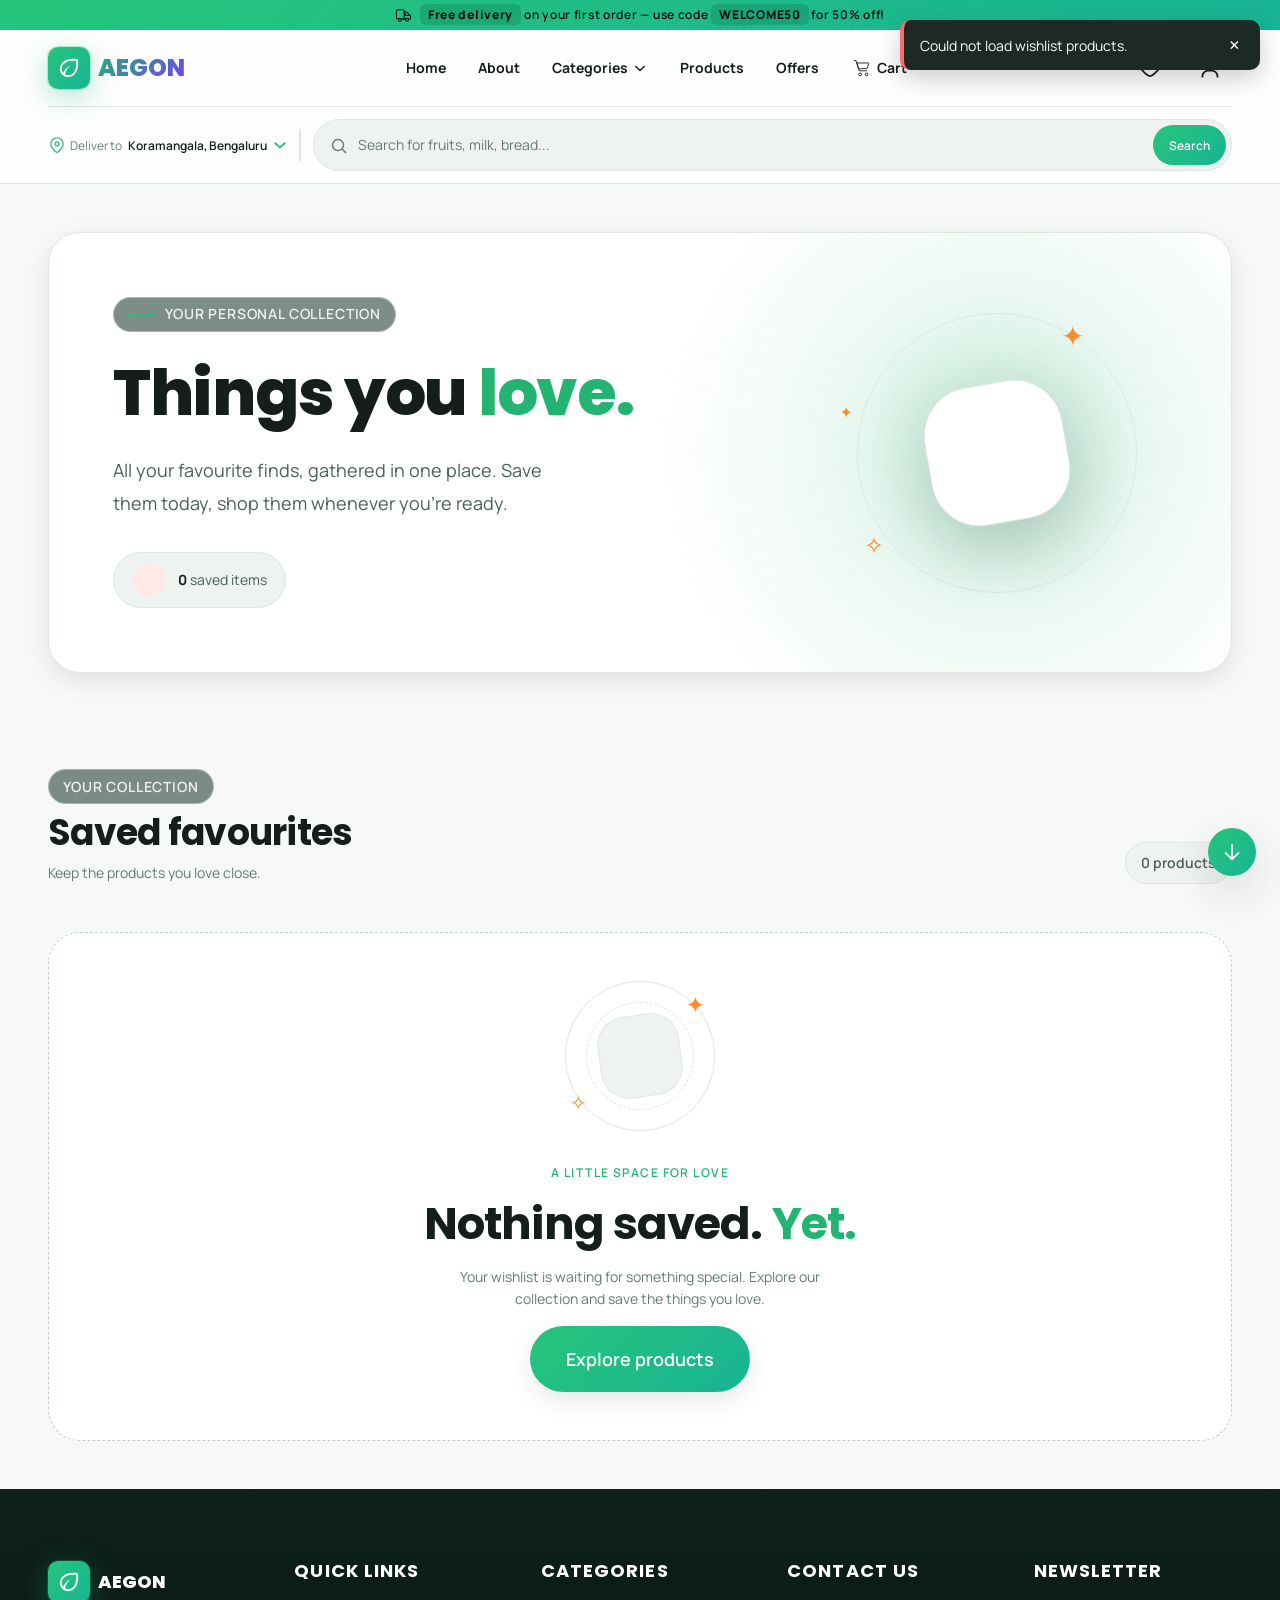
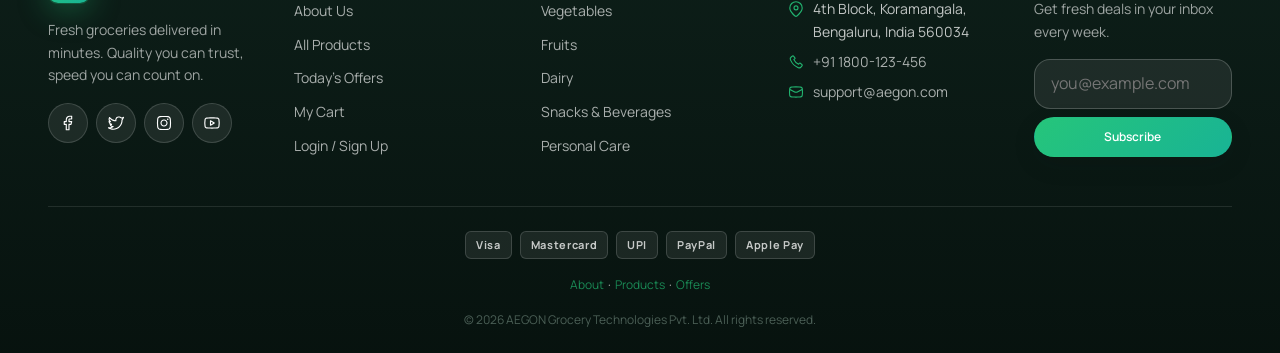
<file: pages/wishlist.html>
<!doctype html>
<html lang="en">
  <head>
    <meta charset="UTF-8" />
    <meta name="viewport" content="width=device-width, initial-scale=1.0" />
    <title>AEGON — Fresh Groceries, Delivered Fast</title>
    <!-- Favicon -->
    <link rel="icon" type="image/svg+xml" href="../assets/icons/favicon.svg" />

    <!-- CSS -->
    <link rel="stylesheet" href="../css/main.css" />

    <!-- JavaScript -->
    <script type="module" src="../js/main.js"></script>
  </head>
  <body>
    <!-- ***************************************************************************
                                       GLOBAL HEADER
       **************************************************************************** -->
    <!-- **************************************************************************
                               PROMOTIONAL ANNOUNCEMENT BANNER
       **************************************************************************** -->

    <div
      class="announcement__banner"
      role="note"
      aria-label="Promotional Announcement"
    >
      <p class="announcement-banner__message">
        <svg
          xmlns="http://www.w3.org/2000/svg"
          width="17"
          height="17"
          viewBox="0 0 24 24"
        >
          <path d="M0 0h24v24H0z" fill="none" />
          <g fill="none" stroke="currentColor" stroke-width="1.5">
            <circle cx="17" cy="18" r="2" />
            <circle cx="7" cy="18" r="2" />
            <path
              stroke-linecap="round"
              stroke-linejoin="round"
              d="M11 17h4M13.5 7h.943c1.31 0 1.966 0 2.521.315c.556.314.926.895 1.667 2.056c.52.814 1.064 1.406 1.831 1.931c.772.53 1.14.789 1.343 1.204c.195.398.195.869.195 1.811c0 1.243 0 1.864-.349 2.259l-.046.049c-.367.375-.946.375-2.102.375H19"
            />
            <path
              stroke-linecap="round"
              stroke-linejoin="round"
              d="m13 7l.994 2.486c.487 1.217.73 1.826 1.239 2.17c.508.344 1.163.344 2.475.344H21M4.87 17c-1.353 0-2.03 0-2.45-.44C2 16.122 2 15.415 2 14V7c0-1.414 0-2.121.42-2.56S3.517 4 4.87 4h5.26c1.353 0 2.03 0 2.45.44C13 4.878 13 5.585 13 7v10H8.696"
            />
          </g>
        </svg>
        <span>
          <strong>Free delivery</strong>&nbsp;on your first order &mdash; use
          code&nbsp;<strong>WELCOME50</strong>&nbsp;for 50% off!
        </span>
      </p>
    </div>

    <!-- ***************************************************************************
                                   GLOBAL HEADER NAVIGATION
       **************************************************************************** -->
    <header class="site-header">
      <input
        type="checkbox"
        id="nav-toggle"
        class="navbar__toggle-input"
        aria-hidden="true"
      />
      <div class="container navbar">
        <a href="../index.html" class="navbar__brand" aria-label="AEGON home">
          <span class="navbar__brand-mark" aria-hidden="true">
            <svg
              xmlns="http://www.w3.org/2000/svg"
              width="22"
              height="22"
              viewBox="0 0 24 24"
            >
              <path d="M0 0h24v24H0z" fill="none" />
              <path
                fill="currentColor"
                d="M20.89 2.3C20.47 2.22 10.42.55 5.07 5.9c-.71.71-1.33 1.54-1.85 2.47c-2.06 3.7-1.48 7.99 1.47 10.94C6.47 21.09 8.73 22 11.05 22c1.54 0 3.11-.4 4.58-1.22c.93-.52 1.76-1.14 2.47-1.85c5.35-5.35 3.67-15.39 3.6-15.82a.99.99 0 0 0-.81-.81m-4.2 15.22c-.58.58-1.26 1.09-2.03 1.51c-2.65 1.47-5.17 1.07-7 .04C8.3 15.1 10.73 11.35 14 9c-3.7 1.65-6.72 4.58-8.47 8.23c-1.43-1.85-2.29-4.78-.56-7.89c.43-.77.94-1.45 1.51-2.03c3.86-3.86 11.05-3.4 13.34-3.14c.26 2.29.72 9.48-3.14 13.34Z"
              />
            </svg>
          </span>
          <span class="navbar__brand-name"> AEGON </span>
        </a>

        <!-- ***************** PRIMARY NAVIGATION ***************** -->
        <nav class="navbar__menu" aria-label="Primary navigation">
          <a href="../index.html" class="navbar__link" aria-current="page">
            Home
          </a>
          <a href="./about.html" class="navbar__link"> About </a>

          <div class="mega-menu">
            <a href="./products.html" class="navbar__link" aria-haspopup="true">
              <span>Categories</span>
              <svg
                xmlns="http://www.w3.org/2000/svg"
                width="16"
                height="16"
                viewBox="0 0 16 16"
              >
                <path d="M0 0h16v16H0z" fill="none" />
                <path
                  fill="currentColor"
                  d="M3.2 5.74a.75.75 0 0 1 1.06-.04L8 9.227L11.74 5.7a.75.75 0 1 1 1.02 1.1l-4.25 4a.75.75 0 0 1-1.02 0l-4.25-4a.75.75 0 0 1-.04-1.06"
                />
              </svg>
            </a>

            <!-- ***************** CATEGORIES MENU ***************** -->
            <div class="mega-menu__panel">
              <!-- ******* FRESH PRODUCE ******* -->
              <section class="mega-menu__col">
                <h6 class="mega-menu__title">Fresh Produce</h6>
                <ul>
                  <li>
                    <a href="./products.html#vegetables"> Vegetables </a>
                  </li>
                  <li>
                    <a href="./products.html#fruits"> Fruits </a>
                  </li>
                  <li>
                    <a href="./products.html#groceries"> Groceries </a>
                  </li>
                </ul>
              </section>

              <!-- ******* DAIRY & BAKERY ******* -->
              <section class="mega-menu__col">
                <h6 class="mega-menu__title">Dairy &amp; Bakery</h6>
                <ul>
                  <li>
                    <a href="./products.html#dairy"> Dairy </a>
                  </li>
                  <li>
                    <a href="./products.html#bakery"> Bakery </a>
                  </li>
                  <li>
                    <a href="./products.html#frozen-foods"> Frozen Foods </a>
                  </li>
                </ul>
              </section>

              <!-- ******* SNACKS & MORE ******* -->
              <section class="mega-menu__col">
                <h6 class="mega-menu__title">Snacks &amp; More</h6>
                <ul>
                  <li>
                    <a href="./products.html#snacks"> Snacks </a>
                  </li>
                  <li>
                    <a href="./products.html#beverages"> Beverages </a>
                  </li>
                  <li>
                    <a href="./products.html#personal-care"> Personal Care </a>
                  </li>
                  <li>
                    <a href="./products.html#household"> Household </a>
                  </li>
                </ul>
              </section>
            </div>
          </div>

          <a href="./products.html" class="navbar__link"> Products </a>
          <a href="./offers.html" class="navbar__link"> Offers </a>
          <a
            href="./cart.html"
            class="navbar__link navbar__cart"
            aria-label="Shopping cart"
          >
            <span class="navbar__cart-icon" aria-hidden="true">
              <svg
                xmlns="http://www.w3.org/2000/svg"
                width="1em"
                height="1em"
                viewBox="0 0 24 24"
              >
                <path d="M0 0h24v24H0z" fill="none" />
                <g fill="none" stroke="currentColor">
                  <circle cx="10" cy="19" r="1.5" />
                  <circle cx="17" cy="19" r="1.5" />
                  <path
                    stroke-linecap="round"
                    stroke-linejoin="round"
                    d="M3.5 4h2l3.504 11H17"
                  />
                  <path
                    stroke-linecap="round"
                    stroke-linejoin="round"
                    d="M8.224 12.5L6.3 6.5h12.507a.5.5 0 0 1 .475.658l-1.667 5a.5.5 0 0 1-.474.342z"
                  />
                </g>
              </svg>
            </span>
            <span class="navbar__cart-label"> Cart </span>
            <span
              class="badge badge--gradient badge--cart"
              aria-label="Cart items"
            >
              <span data-cart-count>0</span>
            </span>
          </a>
        </nav>

        <!-- ***************** NAVBAR ACTIONS ***************** -->
        <div class="navbar__actions">
          <a
            href="./wishlist.html"
            class="navbar__icon-btn navbar__wishlist-link"
            aria-label="Open wishlist"
            title="Wishlist"
          >
            <svg
              xmlns="http://www.w3.org/2000/svg"
              width="28"
              height="28"
              aria-hidden="true"
              viewBox="0 0 24 24"
            >
              <path d="M0 0h24v24H0z" fill="none" />
              <path
                fill="currentColor"
                fill-rule="evenodd"
                d="M3.25 10.03c0-2.7 2.37-4.78 5.15-4.78c1.433 0 2.695.672 3.6 1.542c.905-.87 2.166-1.542 3.6-1.542c2.78 0 5.15 2.08 5.15 4.78c0 1.85-.789 3.476-1.882 4.852c-1.09 1.372-2.518 2.537-3.884 3.484c-.523.362-1.05.695-1.534.941c-.453.231-.975.443-1.45.443s-.996-.212-1.45-.443a14 14 0 0 1-1.533-.941c-1.367-.947-2.794-2.112-3.885-3.484C4.039 13.506 3.25 11.88 3.25 10.03M8.4 6.75c-2.08 0-3.65 1.53-3.65 3.28c0 1.403.596 2.71 1.556 3.918c.962 1.21 2.257 2.279 3.565 3.185c.495.343.96.634 1.36.838c.428.218.676.279.769.279s.341-.061.77-.28a12 12 0 0 0 1.36-.837c1.307-.906 2.602-1.974 3.564-3.185c.96-1.208 1.556-2.515 1.556-3.918c0-1.75-1.57-3.28-3.65-3.28c-1.194 0-2.31.713-3.005 1.619a.75.75 0 0 1-1.19 0C10.71 7.463 9.595 6.75 8.4 6.75"
                clip-rule="evenodd"
              />
            </svg>

            <span
              class="badge badge--gradient badge--wishlist"
              aria-label="Wishlist items"
            >
              <span data-wishlist-count>0</span>
            </span>
          </a>

          <div class="navbar__user-menu">
            <button
              type="button"
              class="navbar__icon-btn"
              aria-label="Open account menu"
              aria-haspopup="true"
              aria-controls="account-menu"
            >
              <svg
                xmlns="http://www.w3.org/2000/svg"
                width="24"
                height="24"
                viewBox="0 0 640 640"
              >
                <path d="M0 0h640v640H0z" fill="none" />
                <path
                  fill="currentColor"
                  d="M240 192c0-44.2 35.8-80 80-80s80 35.8 80 80s-35.8 80-80 80s-80-35.8-80-80m208 0c0-70.7-57.3-128-128-128s-128 57.3-128 128s57.3 128 128 128s128-57.3 128-128M144 544c0-70.7 57.3-128 128-128h96c70.7 0 128 57.3 128 128v8c0 13.3 10.7 24 24 24s24-10.7 24-24v-8c0-97.2-78.8-176-176-176h-96c-97.2 0-176 78.8-176 176v8c0 13.3 10.7 24 24 24s24-10.7 24-24z"
                />
              </svg>
            </button>

            <div
              id="account-menu"
              class="navbar__user-menu-panel"
              data-account-panel
            >
              <a href="./login.html">
                <svg
                  xmlns="http://www.w3.org/2000/svg"
                  width="20"
                  height="20"
                  viewBox="0 0 640 640"
                >
                  <path d="M0 0h640v640H0z" fill="none" />
                  <path
                    fill="currentColor"
                    d="M240 192c0-44.2 35.8-80 80-80s80 35.8 80 80s-35.8 80-80 80s-80-35.8-80-80m208 0c0-70.7-57.3-128-128-128s-128 57.3-128 128s57.3 128 128 128s128-57.3 128-128M144 544c0-70.7 57.3-128 128-128h96c70.7 0 128 57.3 128 128v8c0 13.3 10.7 24 24 24s24-10.7 24-24v-8c0-97.2-78.8-176-176-176h-96c-97.2 0-176 78.8-176 176v8c0 13.3 10.7 24 24 24s24-10.7 24-24z"
                  />
                </svg>
                <span>Login</span>
              </a>

              <a href="./signup.html">
                <svg
                  xmlns="http://www.w3.org/2000/svg"
                  width="20"
                  height="20"
                  viewBox="0 0 640 640"
                >
                  <path d="M0 0h640v640H0z" fill="none" />
                  <path
                    fill="currentColor"
                    d="M240 192c0-44.2 35.8-80 80-80s80 35.8 80 80s-35.8 80-80 80s-80-35.8-80-80m208 0c0-70.7-57.3-128-128-128s-128 57.3-128 128s57.3 128 128 128s128-57.3 128-128M144 544c0-70.7 57.3-128 128-128h96c70.7 0 128 57.3 128 128v8c0 13.3 10.7 24 24 24s24-10.7 24-24v-8c0-97.2-78.8-176-176-176h-96c-97.2 0-176 78.8-176 176v8c0 13.3 10.7 24 24 24s24-10.7 24-24z"
                  />
                </svg>
                <span>Sign Up</span>
              </a>
            </div>
          </div>
        </div>

        <label for="nav-toggle" class="navbar__toggle" aria-label="Toggle menu">
          <svg
            class="icon-menu"
            aria-hidden="true"
            xmlns="http://www.w3.org/2000/svg"
            width="22"
            height="22"
            viewBox="0 0 24 24"
          >
            <path d="M0 0h24v24H0z" fill="none" />
            <path
              fill="none"
              stroke="currentColor"
              stroke-linecap="round"
              stroke-linejoin="round"
              stroke-width="2"
              d="M3 17h18M3 12h18M3 7h18"
            />
          </svg>
          <svg
            class="icon-close"
            aria-hidden="true"
            xmlns="http://www.w3.org/2000/svg"
            width="24"
            height="24"
            viewBox="0 0 24 24"
          >
            <path d="M0 0h24v24H0z" fill="none" />
            <path
              fill="none"
              stroke="currentColor"
              stroke-linecap="round"
              stroke-linejoin="round"
              stroke-width="2"
              d="m18 18l-6-6m0 0L6 6m6 6l6-6m-6 6l-6 6"
            />
          </svg>
        </label>
      </div>

      <!-- ****************************************************************************
                                DELIVERY LOCATION & SEARCH BAR 
       ******************************************************************************* -->
      <div class="container utility-bar">
        <button
          type="button"
          class="location-picker"
          aria-label="Change delivery location"
        >
          <svg
            xmlns="http://www.w3.org/2000/svg"
            width="18"
            height="18"
            viewBox="0 0 16 16"
          >
            <path d="M0 0h16v16H0z" fill="none" />
            <path
              fill="currentColor"
              d="M8 1a6 6 0 0 1 6 6c0 2.874-3.097 6.016-4.84 7.558c-.67.59-1.65.59-2.32 0C5.098 13.016 2 9.874 2 7a6 6 0 0 1 6-6m0 1a5 5 0 0 0-5 5c0 1.108.614 2.395 1.57 3.683c.933 1.258 2.087 2.377 2.934 3.126c.29.256.702.256.992 0c.847-.749 2-1.867 2.935-3.126C12.386 9.395 13 8.108 13 7a5 5 0 0 0-5-5m0 2.75a2.25 2.25 0 1 1 0 4.5a2.25 2.25 0 0 1 0-4.5m0 1a1.25 1.25 0 1 0 0 2.5a1.25 1.25 0 0 0 0-2.5"
            />
          </svg>
          <span class="location-picker__label"> Deliver to </span>
          <span class="location-picker__value"> Koramangala, Bengaluru </span>
          <svg
            xmlns="http://www.w3.org/2000/svg"
            width="14"
            height="14"
            viewBox="0 0 16 16"
          >
            <path d="M0 0h16v16H0z" fill="none" />
            <path
              fill="currentColor"
              d="M3.2 5.74a.75.75 0 0 1 1.06-.04L8 9.227L11.74 5.7a.75.75 0 1 1 1.02 1.1l-4.25 4a.75.75 0 0 1-1.02 0l-4.25-4a.75.75 0 0 1-.04-1.06"
            />
          </svg>
        </button>

        <form
          class="search-box"
          role="search"
          action="./products.html"
          method="get"
        >
          <svg
            xmlns="http://www.w3.org/2000/svg"
            width="1em"
            height="1em"
            viewBox="0 0 20 20"
          >
            <path d="M0 0h20v20H0z" fill="none" />
            <path
              fill="currentColor"
              d="M13.535 14.596a6.5 6.5 0 1 1 1.06-1.06l3.435 3.434a.75.75 0 0 1-.976 1.133l-.084-.073zM14.5 9.5a5 5 0 1 0-10 0a5 5 0 0 0 10 0"
            />
          </svg>

          <label for="site-search" class="sr-only">
            Search for groceries
          </label>

          <input
            type="search"
            id="site-search"
            name="q"
            placeholder="Search for fruits, milk, bread..."
            autocomplete="off"
          />
          <button type="submit" class="search-box__submit">Search</button>
        </form>
      </div>

      <!-- ***************************************************************************
                                  MOBILE NAVIGATION PANEL
       *************************************************************************** -->
      <nav
        class="navbar__mobile-panel container"
        aria-label="Mobile navigation"
      >
        <a href="../index.html" class="navbar__link" aria-current="page">
          Home
        </a>
        <a href="./about.html" class="navbar__link"> About </a>

        <div class="mega-menu">
          <a href="#" class="navbar__link" aria-haspopup="true">
            <span>Categories</span>
            <svg
              xmlns="http://www.w3.org/2000/svg"
              width="18"
              height="18"
              viewBox="0 0 16 16"
            >
              <path d="M0 0h16v16H0z" fill="none" />
              <path
                fill="currentColor"
                d="M3.2 5.74a.75.75 0 0 1 1.06-.04L8 9.227L11.74 5.7a.75.75 0 1 1 1.02 1.1l-4.25 4a.75.75 0 0 1-1.02 0l-4.25-4a.75.75 0 0 1-.04-1.06"
              />
            </svg>
          </a>

          <!-- ***************** CATEGORIES MENU ***************** -->
          <div class="mega-menu__panel">
            <!-- ======= FRESH PRODUCE ======= -->
            <section class="mega-menu__col">
              <h6 class="mega-menu__title">Fresh Produce</h6>
              <ul>
                <li>
                  <a href="./products.html#vegetables"> Vegetables </a>
                </li>
                <li>
                  <a href="./products.html#fruits"> Fruits </a>
                </li>
                <li>
                  <a href="./products.html#groceries"> Groceries </a>
                </li>
              </ul>
            </section>

            <!-- ******* DAIRY & BAKERY ******* -->
            <section class="mega-menu__col">
              <h6 class="mega-menu__title">Dairy &amp; Bakery</h6>
              <ul>
                <li>
                  <a href="./products.html#dairy"> Dairy </a>
                </li>
                <li>
                  <a href="./products.html#bakery"> Bakery </a>
                </li>
                <li>
                  <a href="./products.html#frozen-foods"> Frozen Foods </a>
                </li>
              </ul>
            </section>

            <!-- ******* SNACKS & MORE ******* -->
            <section class="mega-menu__col">
              <h6 class="mega-menu__title">Snacks &amp; More</h6>
              <ul>
                <li>
                  <a href="./products.html#snacks"> Snacks </a>
                </li>
                <li>
                  <a href="./products.html#beverages"> Beverages </a>
                </li>
                <li>
                  <a href="./products.html#personal-care"> Personal Care </a>
                </li>
                <li>
                  <a href="./products.html#household"> Household </a>
                </li>
              </ul>
            </section>
          </div>
        </div>

        <a href="./products.html" class="navbar__link"> Products </a>
        <a href="./offers.html" class="navbar__link"> Offers </a>
        <a
          href="./cart.html"
          class="navbar__link navbar__cart"
          aria-label="Shopping cart"
        >
          <span class="navbar__cart-icon" aria-hidden="true">
            <svg
              xmlns="http://www.w3.org/2000/svg"
              width="1em"
              height="1em"
              viewBox="0 0 24 24"
            >
              <path d="M0 0h24v24H0z" fill="none" />
              <g fill="none" stroke="currentColor">
                <circle cx="10" cy="19" r="1.5" />
                <circle cx="17" cy="19" r="1.5" />
                <path
                  stroke-linecap="round"
                  stroke-linejoin="round"
                  d="M3.5 4h2l3.504 11H17"
                />
                <path
                  stroke-linecap="round"
                  stroke-linejoin="round"
                  d="M8.224 12.5L6.3 6.5h12.507a.5.5 0 0 1 .475.658l-1.667 5a.5.5 0 0 1-.474.342z"
                />
              </g>
            </svg>
          </span>
          <span class="navbar__cart-label">Cart</span>
          <span
            class="badge badge--gradient badge--cart"
            aria-label="Cart items"
          >
            <span data-cart-count>0</span>
          </span>
        </a>
      </nav>
    </header>

    <main>
      <!-- ***************************************************************************
                                       WISHLIST HERO
       **************************************************************************** -->
      <section class="wishlist-hero">
        <div class="wishlist-hero__content">
          <div class="wishlist-hero__eyebrow">
            <span class="wishlist-hero__eyebrow-line"></span>
            YOUR PERSONAL COLLECTION
          </div>

          <h1 class="wishlist-hero__title">Things you <span>love.</span></h1>

          <p class="wishlist-hero__description">
            All your favourite finds, gathered in one place. Save them today,
            shop them whenever you're ready.
          </p>

          <div class="wishlist-hero__meta">
            <span class="wishlist-hero__heart">
              <iconify-icon icon="solar:heart-bold"></iconify-icon>
            </span>

            <span>
              <strong id="wishlist-count">0</strong>
              <span id="wishlist-count-label">saved items</span>
            </span>
          </div>
        </div>

        <div class="wishlist-hero__art" aria-hidden="true">
          <div class="wishlist-hero__glow"></div>

          <div class="wishlist-hero__circle wishlist-hero__circle--one"></div>
          <div class="wishlist-hero__circle wishlist-hero__circle--two"></div>

          <div class="wishlist-hero__heart-art">
            <iconify-icon icon="solar:heart-bold"></iconify-icon>
          </div>

          <span class="wishlist-hero__spark wishlist-hero__spark--one">✦</span>
          <span class="wishlist-hero__spark wishlist-hero__spark--two">✧</span>
          <span class="wishlist-hero__spark wishlist-hero__spark--three"
            >✦</span
          >
        </div>
      </section>

      <!-- Wishlist Content -->
      <section class="wishlist-content">
        <div class="wishlist-content__header">
          <div>
            <p class="wishlist-content__eyebrow">YOUR COLLECTION</p>
            <h2 class="wishlist-content__title">Saved favourites</h2>
            <p class="wishlist-content__subtitle">
              Keep the products you love close.
            </p>
          </div>

          <div class="wishlist-content__actions">
            <span class="wishlist-content__result" id="wishlist-result-count">
              0 products
            </span>

            <button
              class="wishlist-clear-btn"
              type="button"
              id="wishlist-clear"
              hidden
            >
              <iconify-icon icon="solar:trash-bin-trash-linear"></iconify-icon>
              Clear wishlist
            </button>
          </div>
        </div>

        <!-- Product grid -->
        <div class="wishlist-grid" id="wishlist-grid" aria-live="polite">
          <!-- wishlist.js will render product cards here -->
        </div>

        <!-- ***************************************************************************
                                          EMTY WISHLIST
       **************************************************************************** -->
        <div class="wishlist-empty" id="wishlist-empty" hidden>
          <div class="wishlist-empty__visual">
            <div class="wishlist-empty__orbit wishlist-empty__orbit--one"></div>
            <div class="wishlist-empty__orbit wishlist-empty__orbit--two"></div>

            <div class="wishlist-empty__icon">
              <iconify-icon icon="solar:heart-broken-linear"></iconify-icon>
            </div>
            <span class="wishlist-empty__spark wishlist-empty__spark--one"
              >✦</span
            >
            <span class="wishlist-empty__spark wishlist-empty__spark--two"
              >✧</span
            >
          </div>
          <p class="wishlist-empty__eyebrow">A LITTLE SPACE FOR LOVE</p>
          <h2 class="wishlist-empty__title">
            Nothing saved. <span>Yet.</span>
          </h2>
          <p class="wishlist-empty__description">
            Your wishlist is waiting for something special. Explore our
            collection and save the things you love.
          </p>

          <a href="./products.html" class="btn btn--primary btn--lg">
            Explore products
          </a>
        </div>
      </section>
    </main>

    <!-- ************************************************************************
                                        GLOBAL FOOTER
       ************************************************************************* -->
    <footer class="site-footer">
      <div class="container footer-grid">
        <div class="footer-col">
          <a
            href="../index.html"
            class="navbar__brand"
            aria-label="AEGON home"
            style="
              color: var(--color-white);
              margin-bottom: var(--space-sm);
              display: inline-flex;
            "
          >
            <span class="navbar__brand-mark" aria-hidden="true">
              <svg
                xmlns="http://www.w3.org/2000/svg"
                width="22"
                height="22"
                viewBox="0 0 24 24"
              >
                <path d="M0 0h24v24H0z" fill="none" />
                <path
                  fill="currentColor"
                  d="M20.89 2.3C20.47 2.22 10.42.55 5.07 5.9c-.71.71-1.33 1.54-1.85 2.47c-2.06 3.7-1.48 7.99 1.47 10.94C6.47 21.09 8.73 22 11.05 22c1.54 0 3.11-.4 4.58-1.22c.93-.52 1.76-1.14 2.47-1.85c5.35-5.35 3.67-15.39 3.6-15.82a.99.99 0 0 0-.81-.81m-4.2 15.22c-.58.58-1.26 1.09-2.03 1.51c-2.65 1.47-5.17 1.07-7 .04C8.3 15.1 10.73 11.35 14 9c-3.7 1.65-6.72 4.58-8.47 8.23c-1.43-1.85-2.29-4.78-.56-7.89c.43-.77.94-1.45 1.51-2.03c3.86-3.86 11.05-3.4 13.34-3.14c.26 2.29.72 9.48-3.14 13.34Z"
                />
              </svg>
            </span>
            <span class="logo-text"> AEGON </span>
          </a>
          <p>
            Fresh groceries delivered in minutes. Quality you can trust, speed
            you can count on.
          </p>
          <div class="footer-social">
            <a href="#" aria-label="AEGON on Facebook"
              ><img
                src="../assets/icons/facebook-outline.svg"
                width="18"
                height="18"
                alt=""
                aria-hidden="true"
            /></a>
            <a href="#" aria-label="AEGON on Twitter"
              ><img
                src="../assets/icons/twitter-outline.svg"
                width="18"
                height="18"
                alt=""
                aria-hidden="true"
            /></a>
            <a href="#" aria-label="AEGON on Instagram"
              ><img
                src="../assets/icons/instagram-outline.svg"
                width="18"
                height="18"
                alt=""
                aria-hidden="true"
            /></a>
            <a href="#" aria-label="AEGON on YouTube"
              ><img
                src="../assets/icons/youtube-outline.svg"
                width="18"
                height="18"
                alt=""
                aria-hidden="true"
            /></a>
          </div>
        </div>

        <nav class="footer-col" aria-label="Quick links">
          <h6>Quick Links</h6>
          <ul>
            <li><a href="./about.html">About Us</a></li>
            <li><a href="./products.html">All Products</a></li>
            <li><a href="./offers.html">Today's Offers</a></li>
            <li><a href="">My Cart</a></li>
            <li><a href="./login.html">Login / Sign Up</a></li>
          </ul>
        </nav>

        <nav class="footer-col" aria-label="Categories">
          <h6>Categories</h6>
          <ul>
            <li><a href="./products.html">Vegetables</a></li>
            <li><a href="./products.html#fruits">Fruits</a></li>
            <li><a href="./products.html#dairy">Dairy</a></li>
            <li><a href="./products.html#snacks">Snacks &amp; Beverages</a></li>
            <li><a href="./products.html#personal-care">Personal Care</a></li>
          </ul>
        </nav>

        <div class="footer-col">
          <h6>Contact Us</h6>
          <address
            style="
              font-style: normal;
              display: flex;
              flex-direction: column;
              gap: var(--space-2xs);
            "
          >
            <div class="footer-contact-item">
              <svg
                xmlns="http://www.w3.org/2000/svg"
                width="18"
                height="18"
                aria-hidden="true"
                viewBox="0 0 16 16"
              >
                <path d="M0 0h16v16H0z" fill="none" />
                <path
                  fill="currentColor"
                  d="M8 1a6 6 0 0 1 6 6c0 2.874-3.097 6.016-4.84 7.558c-.67.59-1.65.59-2.32 0C5.098 13.016 2 9.874 2 7a6 6 0 0 1 6-6m0 1a5 5 0 0 0-5 5c0 1.108.614 2.395 1.57 3.683c.933 1.258 2.087 2.377 2.934 3.126c.29.256.702.256.992 0c.847-.749 2-1.867 2.935-3.126C12.386 9.395 13 8.108 13 7a5 5 0 0 0-5-5m0 2.75a2.25 2.25 0 1 1 0 4.5a2.25 2.25 0 0 1 0-4.5m0 1a1.25 1.25 0 1 0 0 2.5a1.25 1.25 0 0 0 0-2.5"
                />
              </svg>
              <span>4th Block, Koramangala, Bengaluru, India 560034</span>
            </div>
            <div class="footer-contact-item">
              <svg
                xmlns="http://www.w3.org/2000/svg"
                width="1em"
                height="1em"
                aria-hidden="true"
                viewBox="0 0 24 24"
              >
                <path d="M0 0h24v24H0z" fill="none" />
                <path
                  fill="currentColor"
                  fill-rule="evenodd"
                  d="M5.84 9.856a17.22 17.22 0 0 0 8.922 8.663l.012.005l.764.34a2.25 2.25 0 0 0 2.74-.737l1.274-1.763a.25.25 0 0 0-.046-.341l-2.224-1.795a.25.25 0 0 0-.358.046l-.866 1.168a.75.75 0 0 1-.912.237a13.4 13.4 0 0 1-6.67-6.67a.75.75 0 0 1 .237-.912L9.88 7.23a.25.25 0 0 0 .046-.358L8.132 4.648a.25.25 0 0 0-.341-.046l-1.773 1.28a2.25 2.25 0 0 0-.732 2.756zm8.33 10.041a18.72 18.72 0 0 1-9.693-9.416l-.002-.002l-.554-1.22A3.75 3.75 0 0 1 5.14 4.666l1.773-1.28a1.75 1.75 0 0 1 2.386.32l1.795 2.225a1.75 1.75 0 0 1-.32 2.505l-.67.496a11.9 11.9 0 0 0 5.118 5.118l.497-.67a1.75 1.75 0 0 1 2.504-.32l2.225 1.795a1.75 1.75 0 0 1 .32 2.387l-1.274 1.764a3.75 3.75 0 0 1-4.566 1.229z"
                  clip-rule="evenodd"
                />
              </svg>

              <a href="tel:+911800123456">+91 1800-123-456</a>
            </div>
            <div class="footer-contact-item">
              <svg
                xmlns="http://www.w3.org/2000/svg"
                width="1em"
                height="1em"
                aria-hidden="true"
                viewBox="0 0 24 24"
              >
                <path d="M0 0h24v24H0z" fill="none" />
                <path
                  fill="currentColor"
                  fill-rule="evenodd"
                  d="M2.804 8.353c-.28 2.603-.268 5.605.122 8.198a3.14 3.14 0 0 0 2.831 2.66l1.51.13c3.15.274 6.316.274 9.466 0l1.51-.13a3.14 3.14 0 0 0 2.831-2.66c.39-2.593.402-5.595.122-8.198a30 30 0 0 0-.122-.904a3.14 3.14 0 0 0-2.831-2.66l-1.51-.13a54.7 54.7 0 0 0-9.465 0l-1.51.13a3.14 3.14 0 0 0-2.832 2.66q-.068.452-.122.904m4.593-2.2a53 53 0 0 1 9.205 0l1.51.131a1.64 1.64 0 0 1 1.479 1.389l.034.233l-5.561 3.09a4.25 4.25 0 0 1-4.128 0l-5.561-3.09l.034-.233a1.64 1.64 0 0 1 1.478-1.389zM19.808 9.52a29 29 0 0 1-.217 6.807a1.64 1.64 0 0 1-1.478 1.389l-1.51.131a53 53 0 0 1-9.206 0l-1.51-.131a1.64 1.64 0 0 1-1.478-1.389a29 29 0 0 1-.218-6.807l5.016 2.787a5.75 5.75 0 0 0 5.585 0z"
                  clip-rule="evenodd"
                />
              </svg>

              <a href="mailto:support@aegon.com">support@aegon.com</a>
            </div>
          </address>
        </div>

        <div class="footer-col">
          <h6>Newsletter</h6>
          <p>Get fresh deals in your inbox every week.</p>
          <form
            action="#"
            method="get"
            style="
              margin-top: var(--space-sm);
              display: flex;
              flex-direction: column;
              gap: var(--space-2xs);
            "
          >
            <label for="footer-email" class="sr-only">Email address</label>
            <input
              type="email"
              id="footer-email"
              name="email"
              placeholder="you@example.com"
              style="
                padding: 0.7rem var(--space-sm);
                border-radius: var(--radius-md);
                background: hsla(0, 0%, 100%, 0.08);
                border: 1px solid hsla(0, 0%, 100%, 0.2);
                color: var(--color-white);
              "
              required
            />
            <button type="submit" class="btn btn--primary btn--sm">
              Subscribe
            </button>
          </form>
        </div>
      </div>

      <div class="container footer-bottom">
        <div class="payment-icons" aria-label="Accepted payment methods">
          <span>Visa</span><span>Mastercard</span><span>UPI</span
          ><span>PayPal</span><span>Apple Pay</span>
        </div>
        <nav aria-label="Legal">
          <a href="./about.html">About</a> &nbsp;&middot;&nbsp;
          <a href="./products.html">Products</a> &nbsp;&middot;&nbsp;
          <a href="./offers.html">Offers</a>
        </nav>
        <p>
          &copy; 2026 AEGON Grocery Technologies Pvt. Ltd. All rights reserved.
        </p>
      </div>
    </footer>

    <!-- Scroll Button -->
    <a href="#" class="back-to-top" aria-label="Back to top">
      <svg
        class="back-to-top__icon"
        xmlns="http://www.w3.org/2000/svg"
        width="22"
        height="22"
        aria-hidden="true"
        viewBox="0 0 24 24"
      >
        <path d="M0 0h24v24H0z" fill="none" />
        <path
          class="back-to-top__arrow"
          fill="none"
          stroke="currentColor"
          stroke-linecap="round"
          stroke-linejoin="round"
          stroke-width="2"
          d="M12 20V4m-7 7l7-7l7 7"
        />
      </svg>
    </a>
  </body>
</html>
</file>
<file: css/main.css>
/* *************************************************************************************
                                    AEGON — MAIN STYLESHEET
                       Primary stylesheet entry point for the application.
   ************************************************************************************* */
@import url("./variables.css");
@import url("./reset.css");
@import url("./global.css");
@import url("./fonts.css");
@import url("./layout.css");

/* Home */
@import url("./components/header.css");

@import url("./components/hero.css");
@import url("./components/button.css");
@import url("./components/category-card.css");
@import url("./components/product-card.css");
@import url("./components/delivery-process.css");

@import url("./components/footer.css");

/* About */
@import url("./pages/about/about.css");

/* Products */
@import url("./pages/products/products.css");

/* Offers */
@import url("./pages/offers/offers.css");

/* Cart */
@import url("./pages/cart/cart.css");

/* Product Details */
@import url("./pages/product-details/product-details.css");

/* Wishlist */
@import url("./pages/wishlist/wishlist.css");

/* Login */
@import url("./pages/login/login.css");

/* Signup */
@import url("./pages/signup/signup.css");


/* AEGON - RESPONSIVE */
@import url("./responsive.css");


/* AEGON - MOTION SYSTEM */
@import url("./motion.css");
</file>
